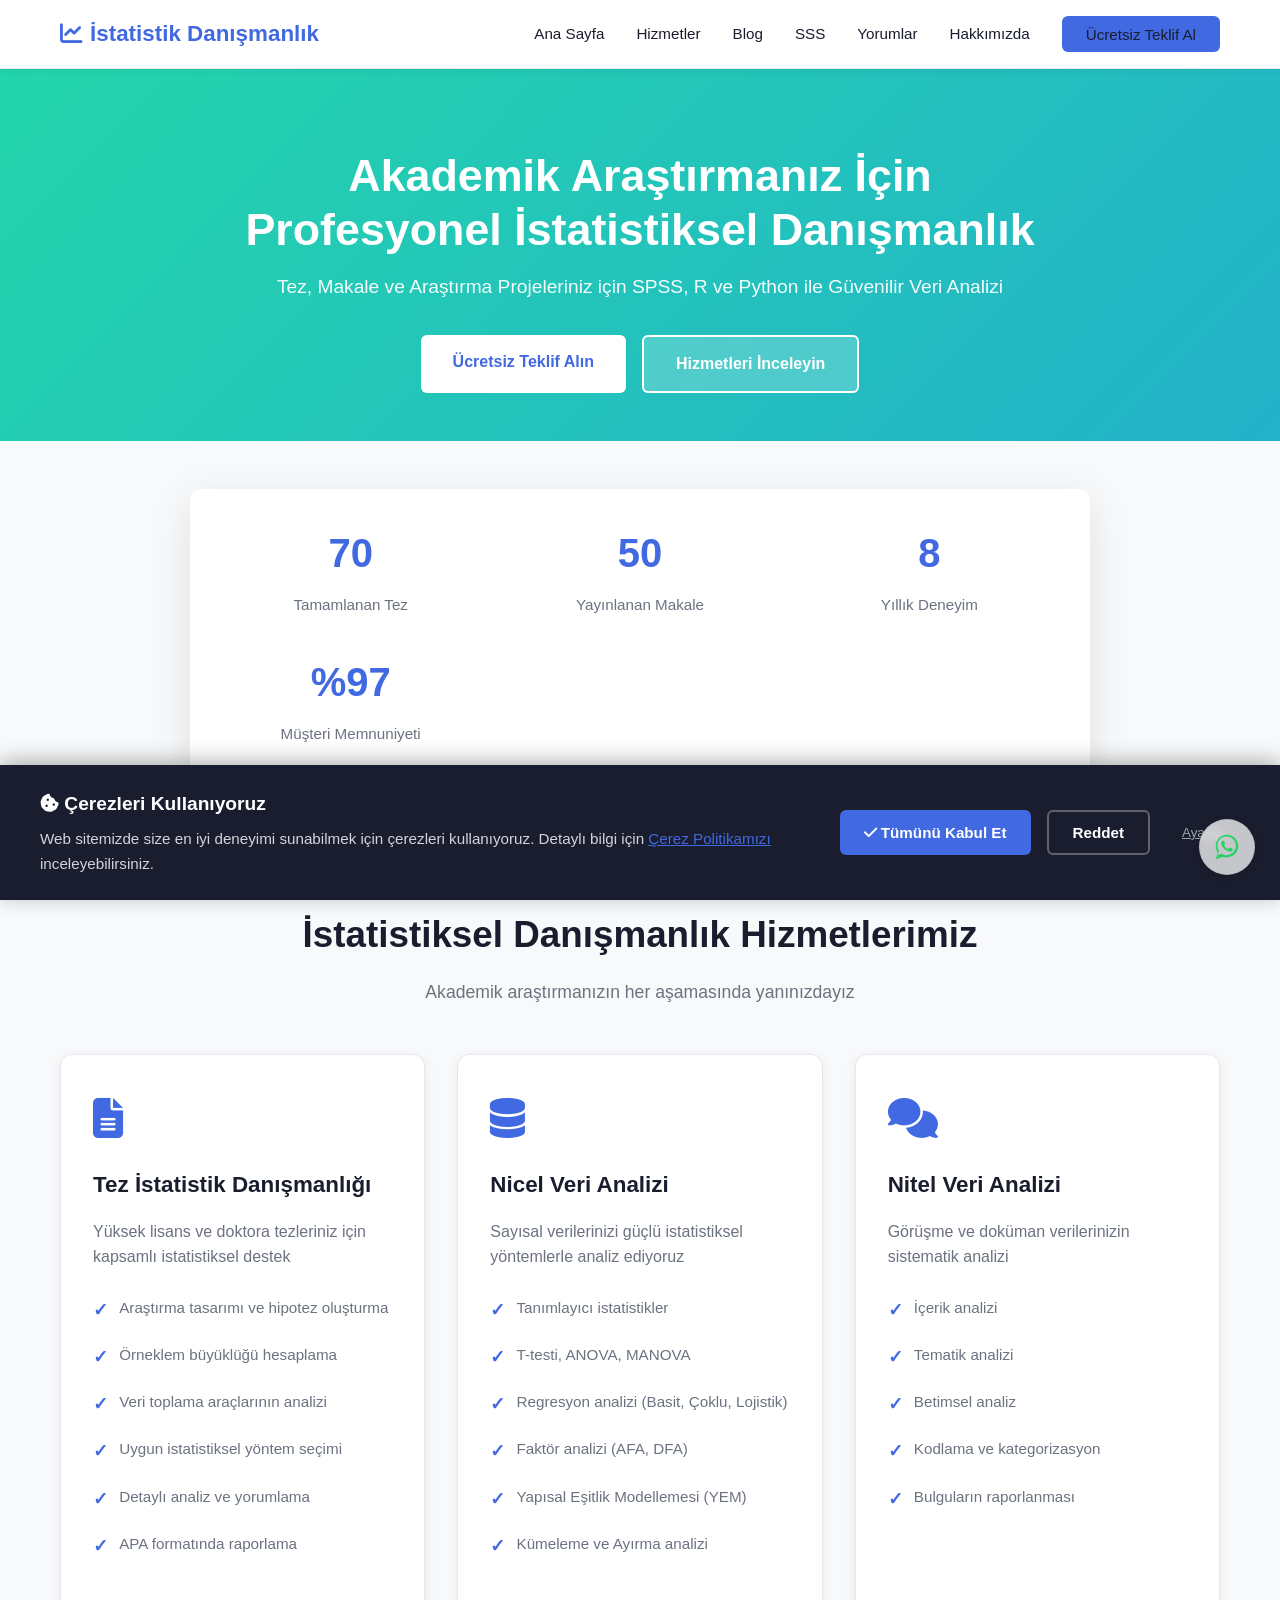
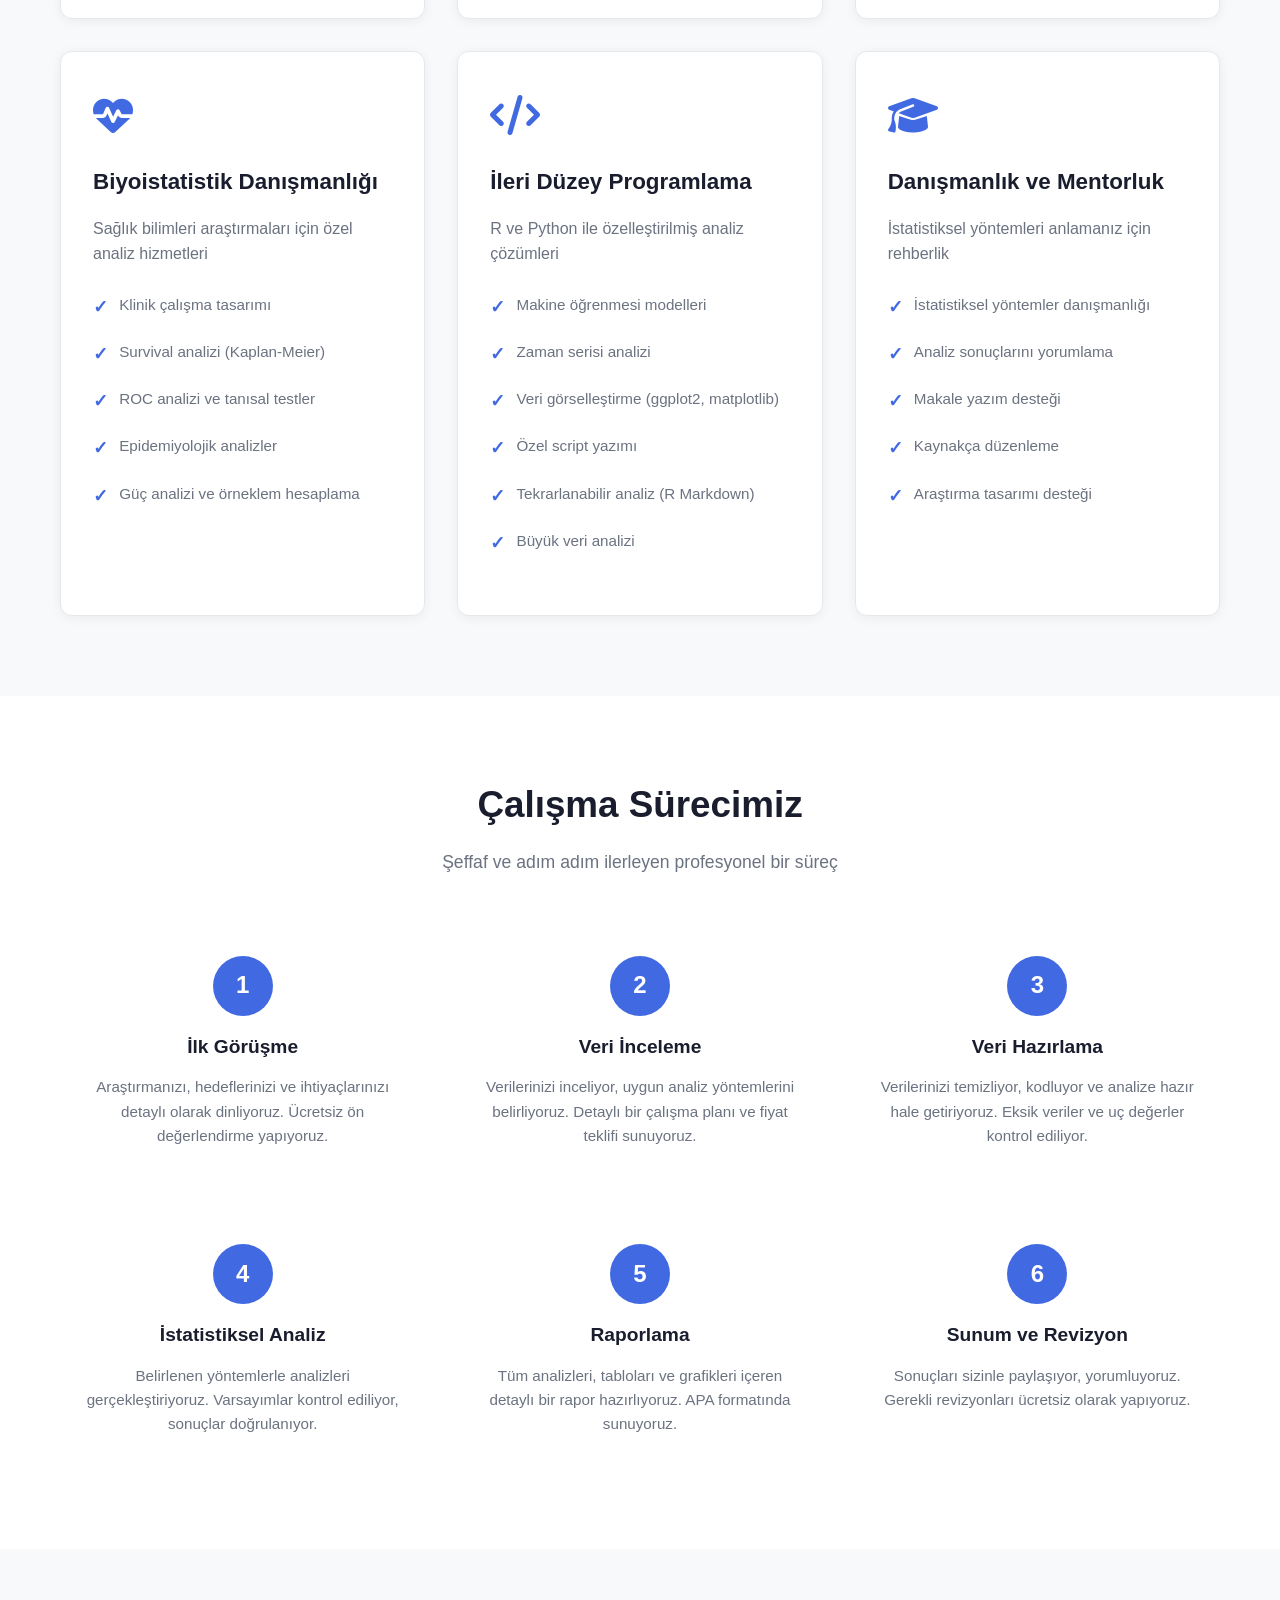
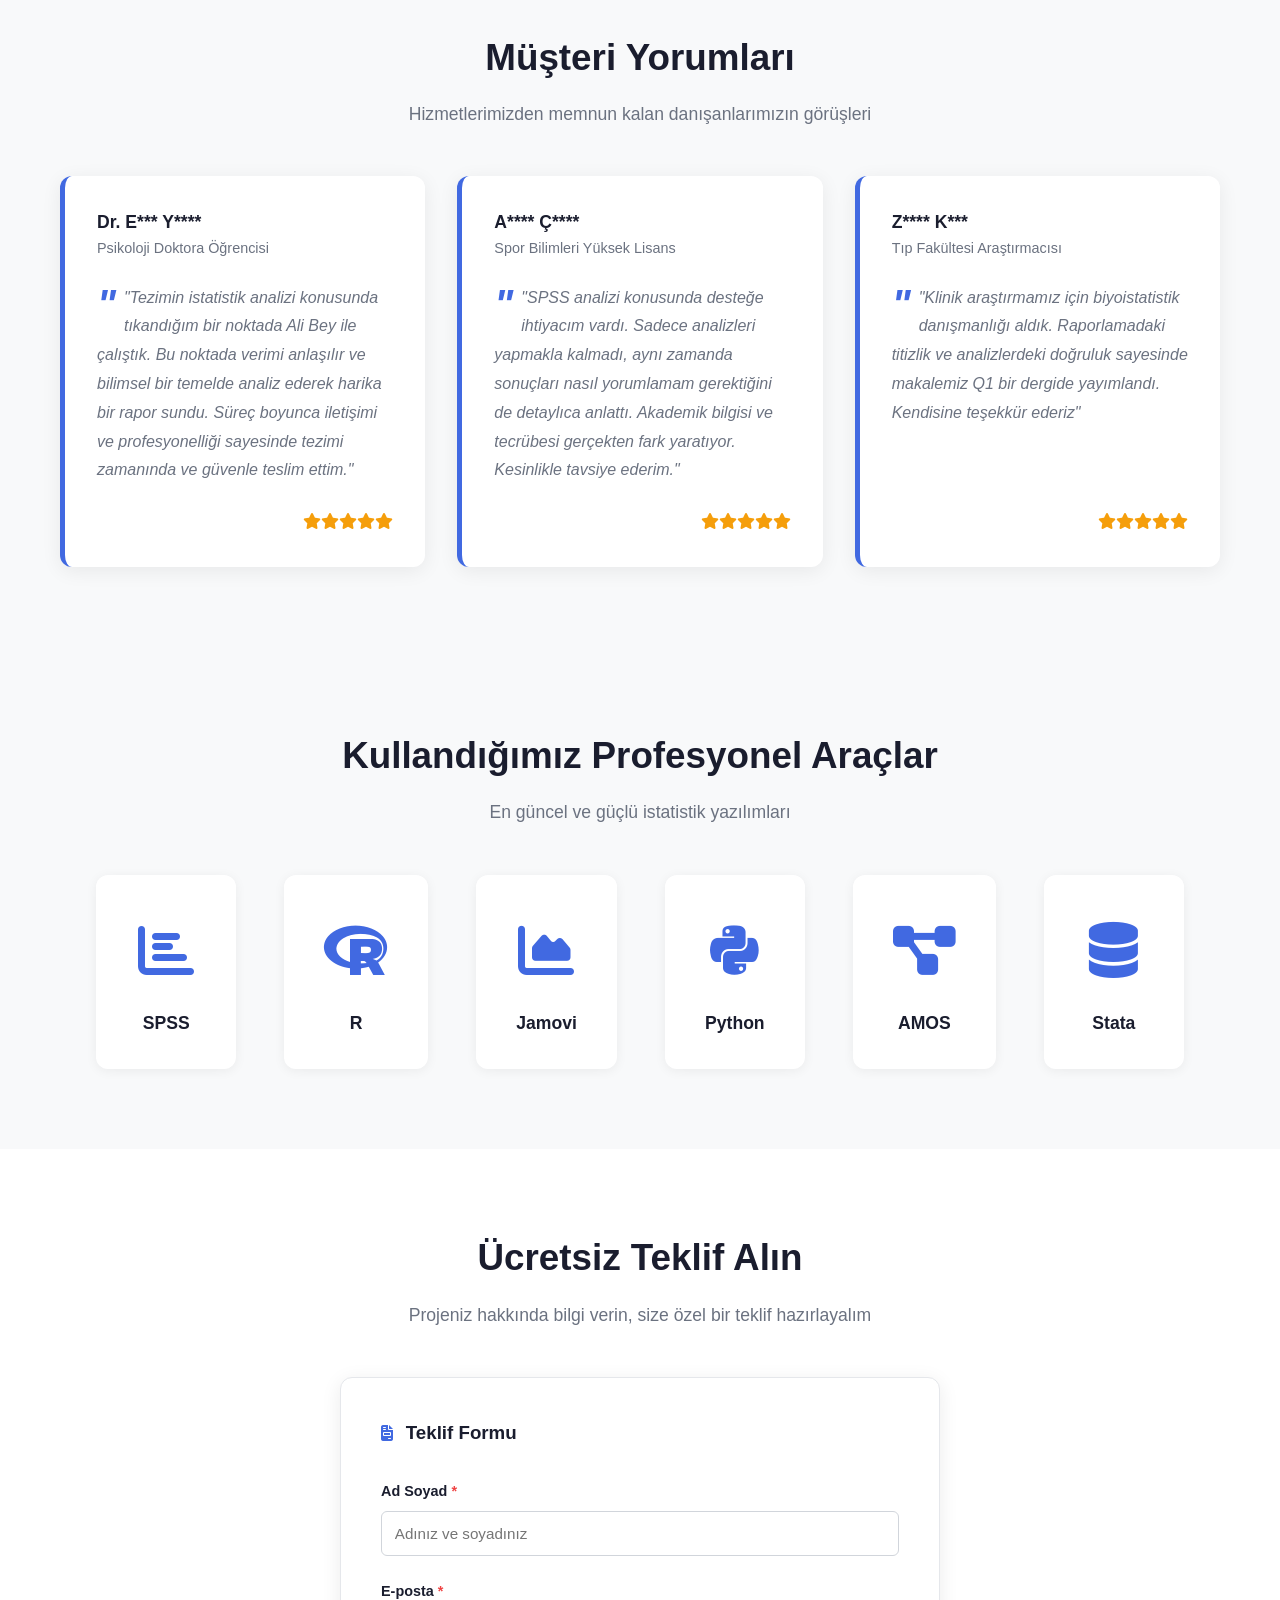
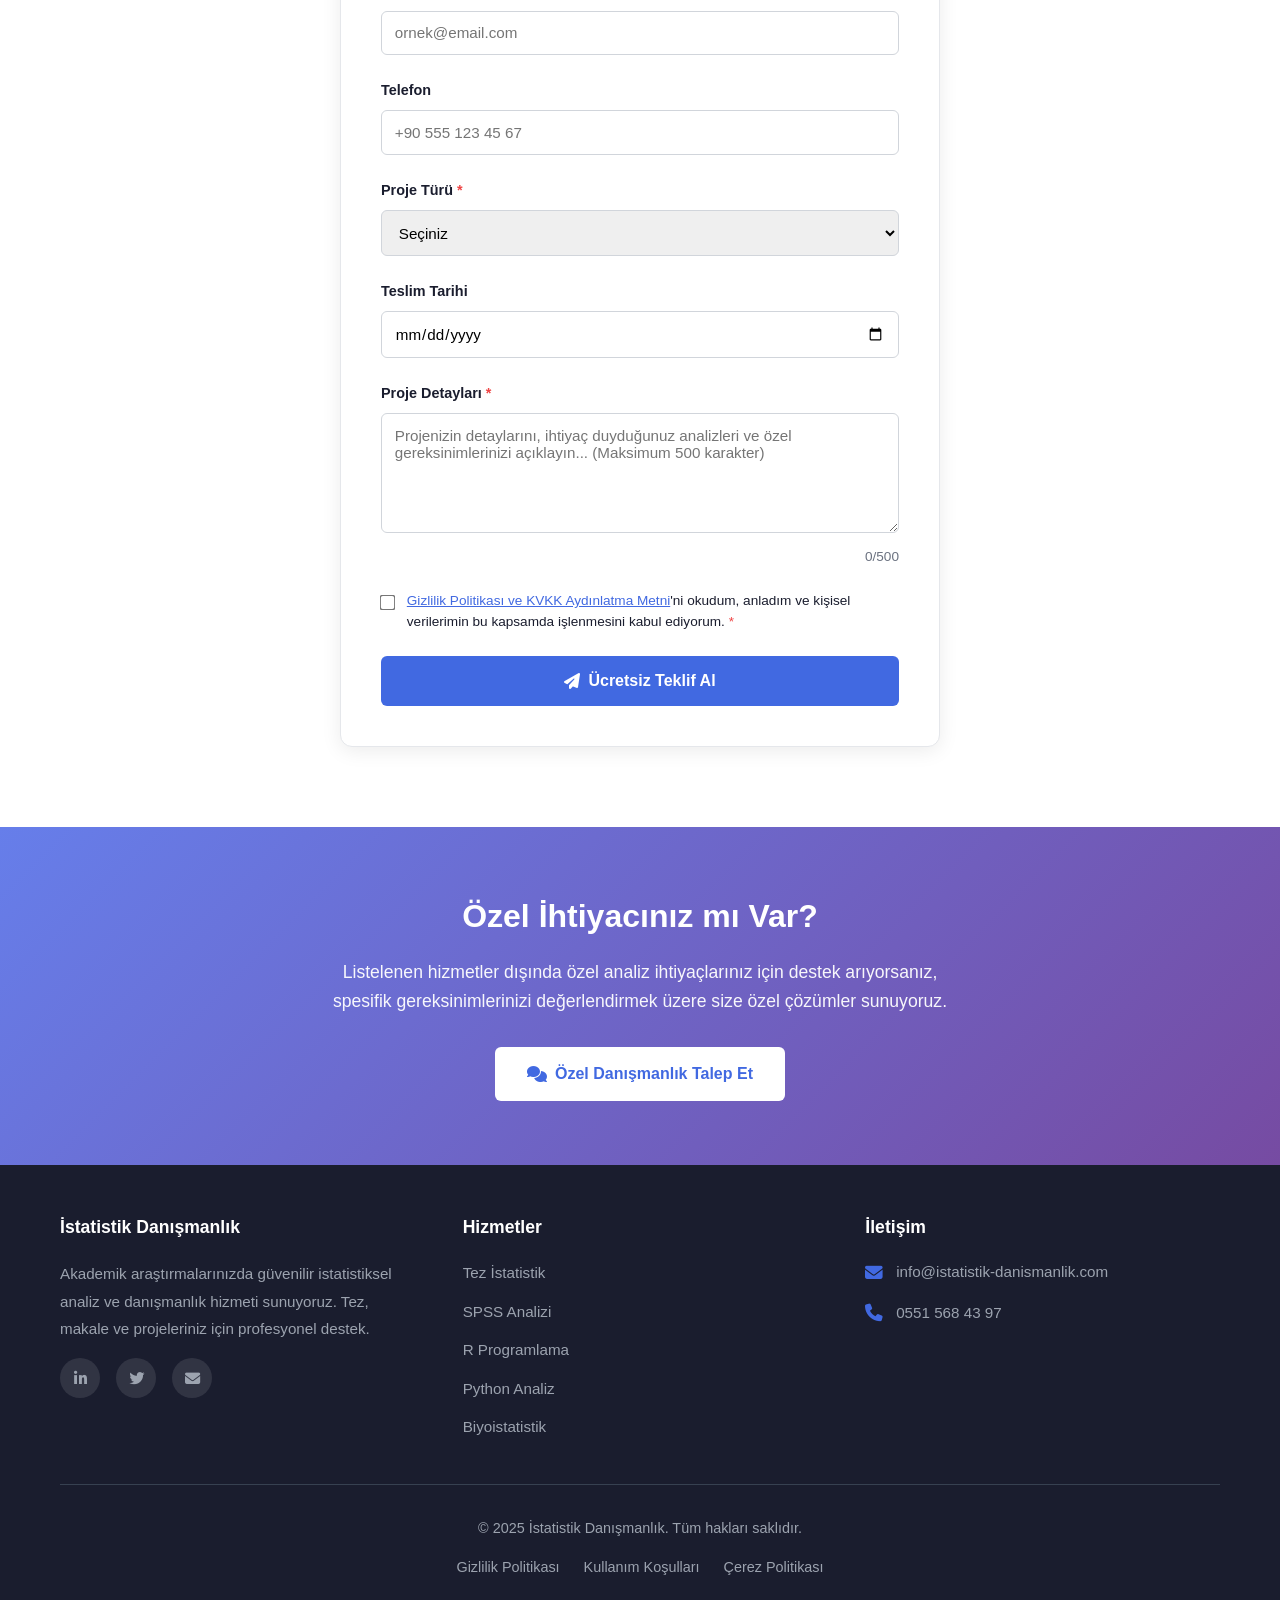
<file: index.html>
<!DOCTYPE html>
<html lang="tr">
<head>
    <meta charset="UTF-8">
    <meta name="viewport" content="width=device-width, initial-scale=1.0">
    <meta name="description" content="Tez İstatistik Danışmanlığı, SPSS Veri Analizi, R ve Python ile Akademik İstatistik Raporlama. Yüksek Lisans, Doktora ve Akademik Araştırmalar için Profesyonel İstatistiksel Destek.">
    <meta name="keywords" content="tez istatistik danışmanlığı, SPSS veri analizi, akademik istatistik, biyoistatistik, R programlama, Python analiz, yapısal eşitlik modeli, regresyon analizi">
    
    <!-- Open Graph / Facebook -->
    <meta property="og:type" content="website">
    <meta property="og:url" content="https://istatistik-danismanlik.com/">
    <meta property="og:title" content="İstatistik Danışmanlık - Tez ve Akademik Araştırma İstatistik Hizmeti">
    <meta property="og:description" content="Tez, Makale ve Araştırma Projeleriniz için SPSS, R ve Python ile Güvenilir Veri Analizi">
    <meta property="og:image" content="https://istatistik-danismanlik.com/og-image.jpg">

    <!-- Twitter -->
    <meta property="twitter:card" content="summary_large_image">
    <meta property="twitter:url" content="https://istatistik-danismanlik.com/">
    <meta property="twitter:title" content="İstatistik Danışmanlık - Tez ve Akademik Araştırma İstatistik Hizmeti">
    <meta property="twitter:description" content="Tez, Makale ve Araştırma Projeleriniz için SPSS, R ve Python ile Güvenilir Veri Analizi">
    <meta property="twitter:image" content="https://istatistik-danismanlik.com/og-image.jpg">

    <!-- Canonical URL -->
    <link rel="canonical" href="https://istatistik-danismanlik.com/">


    <!-- Google Analytics & Ads with Consent Mode -->
    <script async src="https://www.googletagmanager.com/gtag/js?id=G-90RQCKY6W9"></script>
    <script>
      window.dataLayer = window.dataLayer || [];
      function gtag(){dataLayer.push(arguments);}
      
      gtag('consent', 'default', {
        'ad_storage': 'denied',
        'ad_user_data': 'denied',
        'ad_personalization': 'denied',
        'analytics_storage': 'denied'
      });
      
      gtag('js', new Date());
      gtag('config', 'G-90RQCKY6W9');
      gtag('config', 'AW-17613183233');
    </script>
    
    <title>İstatistik Danışmanlık - Tez ve Akademik Araştırma İstatistik Hizmeti</title>
    
    <!-- Merkezi Stil ve Font Awesome -->
    <link rel="stylesheet" href="style.css">
    <link rel="stylesheet" href="https://cdnjs.cloudflare.com/ajax/libs/font-awesome/6.4.0/css/all.min.css">
    <!-- AOS Animation Library -->
    <link href="https://unpkg.com/aos@2.3.1/dist/aos.css" rel="stylesheet">
</head>
<body>
    <!-- Header -->
    <header>
        <nav class="container">
            <div class="logo">
                <i class="fas fa-chart-line"></i>
                <a href="index.html" style="text-decoration: none; color: inherit;">İstatistik Danışmanlık</a>
            </div>
            <button class="mobile-menu-toggle" aria-label="Menü">
                <i class="fas fa-bars"></i>
            </button>
            <ul class="nav-links">
                <li><a href="#anasayfa">Ana Sayfa</a></li>
                <li><a href="#hizmetler">Hizmetler</a></li>
                <li><a href="blog.html">Blog</a></li>
                <li><a href="sss.html">SSS</a></li>
                <li><a href="#yorumlar">Yorumlar</a></li>
                <li><a href="hakkimda.html">Hakkımızda</a></li>
                <li><a href="#teklif-al" class="nav-cta">Ücretsiz Teklif Al</a></li>
            </ul>
        </nav>
    </header>

    <!-- Hero Section -->
    <section id="anasayfa" class="hero">
        <div class="container" data-aos="fade-up">
            <h1>Akademik Araştırmanız İçin<br>Profesyonel İstatistiksel Danışmanlık</h1>
            <p>Tez, Makale ve Araştırma Projeleriniz için SPSS, R ve Python ile Güvenilir Veri Analizi</p>
            <div class="cta-buttons">
                <a href="#teklif-al" class="btn btn-primary">Ücretsiz Teklif Alın</a>
                <a href="#hizmetler" class="btn btn-secondary">Hizmetleri İnceleyin</a>
            </div>
        </div>
    </section>

    <!-- Stats Bar -->
    <div class="stats-bar">
        <div class="container">
            <div class="stats">
                <div class="stat-item" data-aos="fade-up" data-aos-delay="0">
                    <h3 class="counter" data-target="70">0</h3>
                    <p>Tamamlanan Tez</p>
                </div>
                <div class="stat-item" data-aos="fade-up" data-aos-delay="100">
                    <h3 class="counter" data-target="50">0</h3>
                    <p>Yayınlanan Makale</p>
                </div>
                <div class="stat-item" data-aos="fade-up" data-aos-delay="200">
                    <h3 class="counter" data-target="8">0</h3>
                    <p>Yıllık Deneyim</p>
                </div>
                <div class="stat-item" data-aos="fade-up" data-aos-delay="300">
                    <h3>%<span class="counter" data-target="97">0</span></h3>
                    <p>Müşteri Memnuniyeti</p>
                </div>
            </div>
        </div>
    </div>

    <!-- Services Section -->
    <section id="hizmetler" class="services">
        <div class="container">
            <h2 class="section-title">İstatistiksel Danışmanlık Hizmetlerimiz</h2>
            <p class="section-subtitle">Akademik araştırmanızın her aşamasında yanınızdayız</p>
            
            <div class="services-grid">
                <div class="service-card" data-aos="fade-up" data-aos-delay="0">
                    <div class="service-icon"><i class="fas fa-file-alt"></i></div>
                    <h3>Tez İstatistik Danışmanlığı</h3>
                    <p>Yüksek lisans ve doktora tezleriniz için kapsamlı istatistiksel destek</p>
                    <ul>
                        <li>Araştırma tasarımı ve hipotez oluşturma</li>
                        <li>Örneklem büyüklüğü hesaplama</li>
                        <li>Veri toplama araçlarının analizi</li>
                        <li>Uygun istatistiksel yöntem seçimi</li>
                        <li>Detaylı analiz ve yorumlama</li>
                        <li>APA formatında raporlama</li>
                    </ul>
                </div>
                <div class="service-card" data-aos="fade-up" data-aos-delay="100">
                    <div class="service-icon"><i class="fas fa-database"></i></div>
                    <h3>Nicel Veri Analizi</h3>
                    <p>Sayısal verilerinizi güçlü istatistiksel yöntemlerle analiz ediyoruz</p>
                    <ul>
                        <li>Tanımlayıcı istatistikler</li>
                        <li>T-testi, ANOVA, MANOVA</li>
                        <li>Regresyon analizi (Basit, Çoklu, Lojistik)</li>
                        <li>Faktör analizi (AFA, DFA)</li>
                        <li>Yapısal Eşitlik Modellemesi (YEM)</li>
                        <li>Kümeleme ve Ayırma analizi</li>
                    </ul>
                </div>
                <div class="service-card" data-aos="fade-up" data-aos-delay="200">
                    <div class="service-icon"><i class="fas fa-comments"></i></div>
                    <h3>Nitel Veri Analizi</h3>
                    <p>Görüşme ve doküman verilerinizin sistematik analizi</p>
                    <ul>
                        <li>İçerik analizi</li>
                        <li>Tematik analizi</li>
                        <li>Betimsel analiz</li>
                        <li>Kodlama ve kategorizasyon</li>
                        <li>Bulguların raporlanması</li>
                    </ul>
                </div>
                <div class="service-card" data-aos="fade-up" data-aos-delay="0">
                    <div class="service-icon"><i class="fas fa-heartbeat"></i></div>
                    <h3>Biyoistatistik Danışmanlığı</h3>
                    <p>Sağlık bilimleri araştırmaları için özel analiz hizmetleri</p>
                    <ul>
                        <li>Klinik çalışma tasarımı</li>
                        <li>Survival analizi (Kaplan-Meier)</li>
                        <li>ROC analizi ve tanısal testler</li>
                        <li>Epidemiyolojik analizler</li>
                        <li>Güç analizi ve örneklem hesaplama</li>
                    </ul>
                </div>
                <div class="service-card" data-aos="fade-up" data-aos-delay="100">
                    <div class="service-icon"><i class="fas fa-code"></i></div>
                    <h3>İleri Düzey Programlama</h3>
                    <p>R ve Python ile özelleştirilmiş analiz çözümleri</p>
                    <ul>
                        <li>Makine öğrenmesi modelleri</li>
                        <li>Zaman serisi analizi</li>
                        <li>Veri görselleştirme (ggplot2, matplotlib)</li>
                        <li>Özel script yazımı</li>
                        <li>Tekrarlanabilir analiz (R Markdown)</li>
                        <li>Büyük veri analizi</li>
                    </ul>
                </div>
                <div class="service-card" data-aos="fade-up" data-aos-delay="200">
                    <div class="service-icon"><i class="fas fa-graduation-cap"></i></div>
                    <h3>Danışmanlık ve Mentorluk</h3>
                    <p>İstatistiksel yöntemleri anlamanız için rehberlik</p>
                    <ul>
                        <li>İstatistiksel yöntemler danışmanlığı</li>
                        <li>Analiz sonuçlarını yorumlama</li>
                        <li>Makale yazım desteği</li>
                        <li>Kaynakça düzenleme</li>
                        <li>Araştırma tasarımı desteği</li>
                    </ul>
                </div>
            </div>
        </div>
    </section>

    <!-- Process Section -->
    <section id="surec" class="process">
        <div class="container">
            <h2 class="section-title">Çalışma Sürecimiz</h2>
            <p class="section-subtitle">Şeffaf ve adım adım ilerleyen profesyonel bir süreç</p>
            <div class="process-steps">
                <div class="step" data-aos="fade-up" data-aos-delay="0"><div class="step-number">1</div><h3>İlk Görüşme</h3><p>Araştırmanızı, hedeflerinizi ve ihtiyaçlarınızı detaylı olarak dinliyoruz. Ücretsiz ön değerlendirme yapıyoruz.</p></div>
                <div class="step" data-aos="fade-up" data-aos-delay="100"><div class="step-number">2</div><h3>Veri İnceleme</h3><p>Verilerinizi inceliyor, uygun analiz yöntemlerini belirliyoruz. Detaylı bir çalışma planı ve fiyat teklifi sunuyoruz.</p></div>
                <div class="step" data-aos="fade-up" data-aos-delay="200"><div class="step-number">3</div><h3>Veri Hazırlama</h3><p>Verilerinizi temizliyor, kodluyor ve analize hazır hale getiriyoruz. Eksik veriler ve uç değerler kontrol ediliyor.</p></div>
                <div class="step" data-aos="fade-up" data-aos-delay="300"><div class="step-number">4</div><h3>İstatistiksel Analiz</h3><p>Belirlenen yöntemlerle analizleri gerçekleştiriyoruz. Varsayımlar kontrol ediliyor, sonuçlar doğrulanıyor.</p></div>
                <div class="step" data-aos="fade-up" data-aos-delay="400"><div class="step-number">5</div><h3>Raporlama</h3><p>Tüm analizleri, tabloları ve grafikleri içeren detaylı bir rapor hazırlıyoruz. APA formatında sunuyoruz.</p></div>
                <div class="step" data-aos="fade-up" data-aos-delay="500"><div class="step-number">6</div><h3>Sunum ve Revizyon</h3><p>Sonuçları sizinle paylaşıyor, yorumluyoruz. Gerekli revizyonları ücretsiz olarak yapıyoruz.</p></div>
            </div>
        </div>
    </section>

    <!-- Testimonials Section -->
    <section id="yorumlar" class="testimonials">
        <div class="container">
            <h2 class="section-title">Müşteri Yorumları</h2>
            <p class="section-subtitle">Hizmetlerimizden memnun kalan danışanlarımızın görüşleri</p>
            <div class="testimonials-grid">
                <div class="testimonial-card" data-aos="fade-up" data-aos-delay="0">
                    <div class="testimonial-author">
                        <div>
                            <h4 class="author-name">Dr. E*** Y****</h4>
                            <p class="author-title">Psikoloji Doktora Öğrencisi</p>
                        </div>
                    </div>
                    <p class="testimonial-text">"Tezimin istatistik analizi konusunda tıkandığım bir noktada Ali Bey ile çalıştık. Bu noktada verimi anlaşılır ve bilimsel bir temelde analiz ederek harika bir rapor sundu. Süreç boyunca iletişimi ve profesyonelliği sayesinde tezimi zamanında ve güvenle teslim ettim."</p>
                    <div class="testimonial-rating"><i class="fas fa-star"></i><i class="fas fa-star"></i><i class="fas fa-star"></i><i class="fas fa-star"></i><i class="fas fa-star"></i></div>
                </div>
                <div class="testimonial-card" data-aos="fade-up" data-aos-delay="100">
                    <div class="testimonial-author">
                        <div>
                            <h4 class="author-name">A**** Ç****</h4>
                            <p class="author-title">Spor Bilimleri Yüksek Lisans</p>
                        </div>
                    </div>
                    <p class="testimonial-text">"SPSS analizi konusunda desteğe ihtiyacım vardı. Sadece analizleri yapmakla kalmadı, aynı zamanda sonuçları nasıl yorumlamam gerektiğini de detaylıca anlattı. Akademik bilgisi ve tecrübesi gerçekten fark yaratıyor. Kesinlikle tavsiye ederim."</p>
                    <div class="testimonial-rating"><i class="fas fa-star"></i><i class="fas fa-star"></i><i class="fas fa-star"></i><i class="fas fa-star"></i><i class="fas fa-star"></i></div>
                </div>
                <div class="testimonial-card" data-aos="fade-up" data-aos-delay="200">
                    <div class="testimonial-author">
                        <div>
                            <h4 class="author-name">Z**** K***</h4>
                            <p class="author-title">Tıp Fakültesi Araştırmacısı</p>
                        </div>
                    </div>
                    <p class="testimonial-text">"Klinik araştırmamız için biyoistatistik danışmanlığı aldık. Raporlamadaki titizlik ve analizlerdeki doğruluk sayesinde makalemiz Q1 bir dergide yayımlandı. Kendisine teşekkür ederiz"</p>
                    <div class="testimonial-rating"><i class="fas fa-star"></i><i class="fas fa-star"></i><i class="fas fa-star"></i><i class="fas fa-star"></i><i class="fas fa-star"></i></div>
                </div>
            </div>
        </div>
    </section>

    <!-- Tools Section -->
    <section class="tools">
        <div class="container">
            <h2 class="section-title">Kullandığımız Profesyonel Araçlar</h2>
            <p class="section-subtitle">En güncel ve güçlü istatistik yazılımları</p>
            <div class="tools-grid">
                <div class="tool-item" data-aos="zoom-in" data-aos-delay="0"><div class="tool-icon"><i class="fas fa-chart-bar"></i></div><h4>SPSS</h4></div>
                <div class="tool-item" data-aos="zoom-in" data-aos-delay="100"><div class="tool-icon"><i class="fab fa-r-project"></i></div><h4>R</h4></div>
                <div class="tool-item" data-aos="zoom-in" data-aos-delay="200"><div class="tool-icon"><i class="fas fa-chart-area"></i></div><h4>Jamovi</h4></div>
                <div class="tool-item" data-aos="zoom-in" data-aos-delay="300"><div class="tool-icon"><i class="fab fa-python"></i></div><h4>Python</h4></div>
                <div class="tool-item" data-aos="zoom-in" data-aos-delay="400"><div class="tool-icon"><i class="fas fa-project-diagram"></i></div><h4>AMOS</h4></div>
                <div class="tool-item" data-aos="zoom-in" data-aos-delay="500"><div class="tool-icon"><i class="fas fa-database"></i></div><h4>Stata</h4></div>
            </div>
        </div>
    </section>

    <!-- Quote Form Section -->
    <section id="teklif-al" class="quote-section">
        <div class="container">
            <h2 class="section-title">Ücretsiz Teklif Alın</h2>
            <p class="section-subtitle">Projeniz hakkında bilgi verin, size özel bir teklif hazırlayalım</p>
            <div class="quote-form-container">
                <div class="quote-form-title"><i class="fas fa-file-invoice"></i><h3>Teklif Formu</h3></div>
                <div id="formMessage" class="form-message"></div>
                <form class="quote-form" name="quote" method="POST" data-netlify="true" netlify-honeypot="bot-field">
                    <input type="hidden" name="form-name" value="quote">

                    <!-- Honeypot alanı - botlar için görünür, insanlar için gizli -->
                    <div class="honeypot-field" aria-hidden="true">
                        <label for="website-url">Web sitesi (boş bırakın)</label>
                        <input type="text"
                               name="bot-field"
                               id="website-url"
                               tabindex="-1"
                               autocomplete="off"
                               placeholder="https://">
                    </div>
                    <div class="form-group"><label for="fullName">Ad Soyad <span class="required">*</span></label><input type="text" id="fullName" name="name" placeholder="Adınız ve soyadınız" required></div>
                    <div class="form-group"><label for="userEmail">E-posta <span class="required">*</span></label><input type="email" id="userEmail" name="email" placeholder="ornek@email.com" required></div>
                    <div class="form-group"><label for="userPhone">Telefon</label><input type="tel" id="userPhone" name="phone" placeholder="+90 555 123 45 67"></div>
                    <div class="form-group"><label for="projectType">Proje Türü <span class="required">*</span></label><select id="projectType" name="project-type" required><option value="">Seçiniz</option><option value="yuksek-lisans">Yüksek Lisans Tezi</option><option value="doktora">Doktora Tezi</option><option value="makale">Makale</option><option value="proje">Araştırma Projesi</option><option value="diger">Diğer</option></select></div>
                    <div class="form-group"><label for="projectDeadline">Teslim Tarihi</label><input type="date" id="projectDeadline" name="deadline"></div>
                    <div class="form-group"><label for="projectDetails">Proje Detayları <span class="required">*</span></label><textarea id="projectDetails" name="details" placeholder="Projenizin detaylarını, ihtiyaç duyduğunuz analizleri ve özel gereksinimlerinizi açıklayın... (Maksimum 500 karakter)" maxlength="500" required></textarea><div class="char-count"><span id="charCount">0</span>/500</div></div>
                    <div class="form-group"><div class="checkbox-item" style="align-items: flex-start; gap: 0.8rem;"><input type="checkbox" id="kvkk" name="kvkk-onay" value="kabul" required style="margin-top: 5px; transform: scale(1.2);"><label for="kvkk" style="font-size: 0.85rem; line-height: 1.5; font-weight: 500;"><a href="gizlilik-politikasi.html" target="_blank" style="color: var(--primary);">Gizlilik Politikası ve KVKK Aydınlatma Metni</a>'ni okudum, anladım ve kişisel verilerimin bu kapsamda işlenmesini kabul ediyorum. <span class="required">*</span></label></div></div>
                    <button type="submit" class="submit-btn" id="submitBtn"><i class="fas fa-paper-plane"></i> Ücretsiz Teklif Al</button>
                </form>
            </div>
        </div>
    </section>

    <!-- Special Needs Section -->
    <section class="special-needs">
        <div class="container">
            <h2>Özel İhtiyacınız mı Var?</h2>
            <p>Listelenen hizmetler dışında özel analiz ihtiyaçlarınız için destek arıyorsanız,<br>spesifik gereksinimlerinizi değerlendirmek üzere size özel çözümler sunuyoruz.</p>
            <a href="#teklif-al" class="special-btn"><i class="fas fa-comments"></i> Özel Danışmanlık Talep Et</a>
        </div>
    </section>

    <!-- WhatsApp Floating Widget -->
    <div class="whatsapp-wrap">
        <a href="https://wa.me/905515684397?text=Merhaba%20istatistik%20danışmanlık%20hizmeti%20almak%20istiyorum."
           class="whatsapp-btn"
           target="_blank"
           aria-label="WhatsApp ile iletişime geç" rel="noopener">
            <svg class="wa-icon" xmlns="http://www.w3.org/2000/svg" viewBox="0 0 32 32" aria-hidden="true" focusable="false">
                <path d="M16.004 3C9.374 3 4 8.373 4 15.004c0 2.648.824 5.089 2.223 7.121L4 29l7.103-2.222A11.958 11.958 0 0 0 16.004 27c6.63 0 12.004-5.373 12.004-11.996C28.008 8.373 22.634 3 16.004 3zm.003 21.871c-1.877 0-3.704-.509-5.298-1.474l-.379-.224-4.213 1.32 1.381-4.105-.247-.385a9.873 9.873 0 0 1-1.545-5.333c0-5.445 4.438-9.872 9.9-9.872 2.642 0 5.123 1.027 6.988 2.893a9.832 9.832 0 0 1 2.912 6.979c-.002 5.445-4.439 9.881-9.899 9.881zm5.555-7.29c-.305-.152-1.806-.89-2.086-.993-.28-.101-.485-.151-.69.151-.203.304-.791.993-.969 1.196-.179.203-.357.229-.662.076-.305-.152-1.286-.475-2.448-1.516-.905-.806-1.516-1.799-1.695-2.103-.178-.304-.019-.468.134-.619.137-.136.305-.357.457-.535.152-.178.203-.304.305-.507.102-.203.05-.381-.025-.534-.076-.152-.69-1.661-.947-2.273-.249-.6-.503-.517-.69-.527l-.588-.01c-.204 0-.534.076-.813.381-.28.304-1.067 1.04-1.067 2.536 0 1.496 1.093 2.943 1.245 3.147.152.203 2.151 3.285 5.215 4.605.729.314 1.298.502 1.741.642.731.232 1.397.199 1.922.121.586-.087 1.806-.738 2.063-1.452.254-.712.254-1.324.178-1.451-.076-.127-.279-.203-.584-.355z"/>
            </svg>
        </a>
        <div class="whatsapp-bubble" id="waBubble" role="status" aria-live="polite">
            Size nasıl yardımcı olabiliriz?
        </div>
    </div>

    <!-- Footer -->
    <footer>
        <div class="container">
            <div class="footer-content">
                <div class="footer-section">
                    <h3>İstatistik Danışmanlık</h3>
                    <p>Akademik araştırmalarınızda güvenilir istatistiksel analiz ve danışmanlık hizmeti sunuyoruz. Tez, makale ve projeleriniz için profesyonel destek.</p>
                    <div class="social-links">
                        <a href="https://www.linkedin.com/in/ali-yalcinkaya" target="_blank" rel="noopener noreferrer" aria-label="LinkedIn"><i class="fab fa-linkedin-in"></i></a>
                        <a href="https://x.com/_aliyalcinkaya" target="_blank" rel="noopener noreferrer" aria-label="Twitter"><i class="fab fa-twitter"></i></a>
                        <a href="mailto:info@istatistik-danismanlik.com" aria-label="E-posta"><i class="fas fa-envelope"></i></a>
                    </div>
                </div>
                <div class="footer-section">
                    <h3>Hizmetler</h3>
                    <ul>
                        <li><a href="#hizmetler">Tez İstatistik</a></li>
                        <li><a href="#hizmetler">SPSS Analizi</a></li>
                        <li><a href="#hizmetler">R Programlama</a></li>
                        <li><a href="#hizmetler">Python Analiz</a></li>
                        <li><a href="#hizmetler">Biyoistatistik</a></li>
                    </ul>
                </div>
                <div class="footer-section">
                    <h3>İletişim</h3>
                    <div class="contact-info-item">
                        <i class="fas fa-envelope"></i>
                        <a href="mailto:info@istatistik-danismanlik.com">info@istatistik-danismanlik.com</a>
                    </div>
                    <div class="contact-info-item">
                        <i class="fas fa-phone"></i>
                        <a href="tel:+905515684397">0551 568 43 97</a>
                    </div>
                </div>
            </div>
            <div class="footer-bottom">
                <p>&copy; 2025 İstatistik Danışmanlık. Tüm hakları saklıdır.</p>
                <div class="footer-legal-links">
                    <a href="gizlilik-politikasi.html">Gizlilik Politikası</a>
                    <a href="kullanim-kosullari.html">Kullanım Koşulları</a>
                    <a href="cerez-politikasi.html">Çerez Politikası</a>
                </div>
            </div>
        </div>
    </footer>

    <!-- Çerez Banner ve Modal HTML -->
    <div id="cookie-consent-banner">
        <div class="cookie-consent-container">
            <div class="cookie-consent-text">
                <h3><i class="fas fa-cookie-bite"></i> Çerezleri Kullanıyoruz</h3>
                <p>Web sitemizde size en iyi deneyimi sunabilmek için çerezleri kullanıyoruz. Detaylı bilgi için <a href="cerez-politikasi.html" target="_blank">Çerez Politikamızı</a> inceleyebilirsiniz.</p>
            </div>
            <div class="cookie-consent-buttons">
                <button class="cookie-btn cookie-btn-accept" onclick="acceptAllCookies()">
                    <i class="fas fa-check"></i> Tümünü Kabul Et
                </button>
                <button class="cookie-btn cookie-btn-reject" onclick="rejectCookies()">
                    Reddet
                </button>
                <button class="cookie-btn-settings" onclick="openCookieSettings()">
                    Ayarlar
                </button>
            </div>
        </div>
    </div>
    <div id="cookie-settings-modal">
        <div class="cookie-modal-content">
            <div class="cookie-modal-header">
                <h2>Çerez Ayarları</h2>
                <button class="cookie-modal-close" onclick="closeCookieSettings()" aria-label="Çerez ayarlarını kapat">
                    <i class="fas fa-times"></i>
                </button>
            </div>
            <div class="cookie-category">
                <div class="cookie-category-header">
                    <h3><i class="fas fa-shield-alt"></i> Zorunlu Çerezler</h3>
                    <label class="cookie-toggle">
                        <span class="sr-only">Zorunlu çerezleri etkinleştir (devre dışı bırakılamaz)</span>
                        <input type="checkbox" id="essential-cookies" checked disabled>
                        <span class="cookie-toggle-slider"></span>
                    </label>
                </div>
                <p>Web sitesinin temel işlevleri için gerekli çerezlerdir. Bu çerezler devre dışı bırakılamaz.</p>
            </div>
            <div class="cookie-category">
                <div class="cookie-category-header">
                    <h3><i class="fas fa-chart-line"></i> Analitik Çerezler</h3>
                    <label class="cookie-toggle">
                        <span class="sr-only">Analitik çerezleri etkinleştir</span>
                        <input type="checkbox" id="analytics-cookies">
                        <span class="cookie-toggle-slider"></span>
                    </label>
                </div>
                <p>Ziyaretçi davranışlarını anlamamıza ve site performansını iyileştirmemize yardımcı olan çerezlerdir (Google Analytics).</p>
            </div>
            <div class="cookie-category">
                <div class="cookie-category-header">
                    <h3><i class="fas fa-bullhorn"></i> Pazarlama Çerezleri</h3>
                    <label class="cookie-toggle">
                        <span class="sr-only">Pazarlama çerezlerini etkinleştir</span>
                        <input type="checkbox" id="marketing-cookies">
                        <span class="cookie-toggle-slider"></span>
                    </label>
                </div>
                <p>Hedefli reklamlar göstermek ve reklam kampanyalarının etkinliğini ölçmek için kullanılan çerezlerdir (Google Ads).</p>
            </div>
            <div class="cookie-modal-footer">
                <button class="cookie-btn cookie-btn-reject" onclick="saveAndClose()">
                    <i class="fas fa-save"></i> Kaydet ve Kapat
                </button>
                <button class="cookie-btn cookie-btn-accept" onclick="acceptAllFromModal()">
                    <i class="fas fa-check-double"></i> Tümünü Kabul Et
                </button>
            </div>
        </div>
    </div>
    
    <!-- Scriptler -->
    <script>
        document.addEventListener('DOMContentLoaded', function() {
            // --- GENEL SİTE SCRIPT'LERİ ---
            // Karakter sayacı
            const textarea = document.getElementById('projectDetails');
            const charCount = document.getElementById('charCount');
            if (textarea && charCount) {
                textarea.addEventListener('input', function() {
                    charCount.textContent = this.value.length;
                });
            }
            
            // Mobil menü
            const mobileMenuToggle=document.querySelector(".mobile-menu-toggle"),navLinks=document.querySelector(".nav-links");mobileMenuToggle&&mobileMenuToggle.addEventListener("click",function(){navLinks.classList.toggle("active");const e=this.querySelector("i");e.classList.toggle("fa-bars"),e.classList.toggle("fa-times")});
            
            // Sayfa içi smooth scroll
            document.querySelectorAll('a[href^="#"]').forEach(e=>{e.addEventListener("click",function(t){t.preventDefault();const o=document.querySelector(this.getAttribute("href"));o&&o.scrollIntoView({behavior:"smooth",block:"start"})})});
            
            // Netlify form gönderimi
            const form = document.querySelector('.quote-form');
            if(form) {
                form.addEventListener('submit', event => {
                    event.preventDefault();

                    // Form validasyonu kontrolü
                    if (!form.checkValidity()) {
                        // Tarayıcının varsayılan validasyon mesajlarını göster
                        form.reportValidity();
                        return;
                    }

                    // KVKK onayı kontrolü
                    const kvkkCheckbox = document.getElementById('kvkk');
                    if (!kvkkCheckbox.checked) {
                        const formMessage = document.getElementById('formMessage');
                        formMessage.textContent = 'Lütfen Gizlilik Politikası ve KVKK Aydınlatma Metni\'ni okuyup kabul edin.';
                        formMessage.className = 'form-message error';
                        formMessage.style.display = 'block';
                        kvkkCheckbox.focus();
                        setTimeout(() => {
                            formMessage.style.display = 'none';
                        }, 5000);
                        return;
                    }

                    const formData = new FormData(form);
                    const formMessage = document.getElementById('formMessage');
                    const submitBtn = document.getElementById('submitBtn');

                    // Butonu devre dışı bırak ve yükleniyor durumuna getir
                    submitBtn.disabled = true;
                    submitBtn.innerHTML = '<i class="fas fa-spinner fa-spin"></i> Gönderiliyor...';

                    fetch('/', {
                        method: 'POST',
                        headers: { 'Content-Type': 'application/x-www-form-urlencoded' },
                        body: new URLSearchParams(formData).toString()
                    }).then(() => {
                        // Form başarıyla gönderildi - Google Analytics event
                        if (typeof gtag !== 'undefined') {
                            // GA4 event - Google Ads'te dönüşüm olarak import edilebilir
                            gtag('event', 'form_submit', {
                                'event_category': 'engagement',
                                'event_label': 'contact_form'
                            });

                            // Google Ads conversion event
                            gtag('event', 'conversion', {
                                'send_to': 'AW-17613183233/gdZMCKPOzawbEIGyz85B'
                            });
                        }

                        form.style.display = 'none';
                        formMessage.textContent = 'Teşekkürler! Talebiniz başarıyla alındı. En kısa sürede size dönüş yapacağız.';
                        formMessage.className = 'form-message success';
                        formMessage.style.display = 'block';
                    }).catch((error) => {
                        formMessage.textContent = 'Bir hata oluştu. Lütfen daha sonra tekrar deneyin veya doğrudan e-posta ile iletişime geçin.';
                        formMessage.className = 'form-message error';
                        formMessage.style.display = 'block';
                        submitBtn.disabled = false;
                        submitBtn.innerHTML = '<i class="fas fa-paper-plane"></i> Ücretsiz Teklif Al';
                    });
                });
            }
            
            // --- ÇEREZ YÖNETİM SCRIPT'LERİ ---
            function showCookieBanner(){const e=document.getElementById("cookie-consent-banner");e&&(e.style.display="block")}function hideCookieBanner(){const e=document.getElementById("cookie-consent-banner");e&&(e.style.display="none")}function setCookieConsent(e,t,o){const n=new Date;n.setTime(n.getTime()+24*o*60*60*1e3),document.cookie=e+"="+t+";expires="+n.toUTCString()+";path=/;SameSite=Lax"}function getCookieConsent(e){const t=e+"=";const o=document.cookie.split(";");for(let e=0;e<o.length;e++){let n=o[e];for(;" "===n.charAt(0);)n=n.substring(1,n.length);if(0===n.indexOf(t))return n.substring(t.length,n.length)}return null}window.acceptAllCookies=function(){setCookieConsent("cookie_consent","all",365),setCookieConsent("analytics_consent","true",365),setCookieConsent("marketing_consent","true",365),"undefined"!=typeof gtag&&gtag("consent","update",{analytics_storage:"granted",ad_storage:"granted",ad_user_data:"granted",ad_personalization:"granted"}),hideCookieBanner()},window.rejectCookies=function(){setCookieConsent("cookie_consent","necessary",365),setCookieConsent("analytics_consent","false",365),setCookieConsent("marketing_consent","false",365),hideCookieBanner()},window.openCookieSettings=function(){const e=document.getElementById("cookie-settings-modal");e&&(e.style.display="block",document.getElementById("analytics-cookies").checked="true"===getCookieConsent("analytics_consent"),document.getElementById("marketing-cookies").checked="true"===getCookieConsent("marketing_consent"))},window.closeCookieSettings=function(){const e=document.getElementById("cookie-settings-modal");e&&(e.style.display="none")},window.acceptAllFromModal=function(){document.getElementById("analytics-cookies").checked=!0,document.getElementById("marketing-cookies").checked=!0,saveAndClose()},window.saveAndClose=function(){const e=document.getElementById("analytics-cookies").checked,t=document.getElementById("marketing-cookies").checked;setCookieConsent("cookie_consent","custom",365),setCookieConsent("analytics_consent",e,365),setCookieConsent("marketing_consent",t,365),"undefined"!=typeof gtag&&gtag("consent","update",{analytics_storage:e?"granted":"denied",ad_storage:t?"granted":"denied",ad_user_data:t?"granted":"denied",ad_personalization:t?"granted":"denied"}),closeCookieSettings(),hideCookieBanner()};const consent=getCookieConsent("cookie_consent");consent?"undefined"!=typeof gtag&&gtag("consent","update",{analytics_storage:"true"===getCookieConsent("analytics_consent")?"granted":"denied",ad_storage:"true"===getCookieConsent("marketing_consent")?"granted":"denied",ad_user_data:"true"===getCookieConsent("marketing_consent")?"granted":"denied",ad_personalization:"true"===getCookieConsent("marketing_consent")?"granted":"denied"}):setTimeout(showCookieBanner,1e3);window.addEventListener("click",function(e){const t=document.getElementById("cookie-settings-modal");e.target===t&&closeCookieSettings()});
        });
    </script>
    <!-- AOS Animation Library -->
    <script src="https://unpkg.com/aos@2.3.1/dist/aos.js"></script>
    <!-- Custom Animations -->
    <script src="js/animations.js"></script>
</body>
</html>
</file>
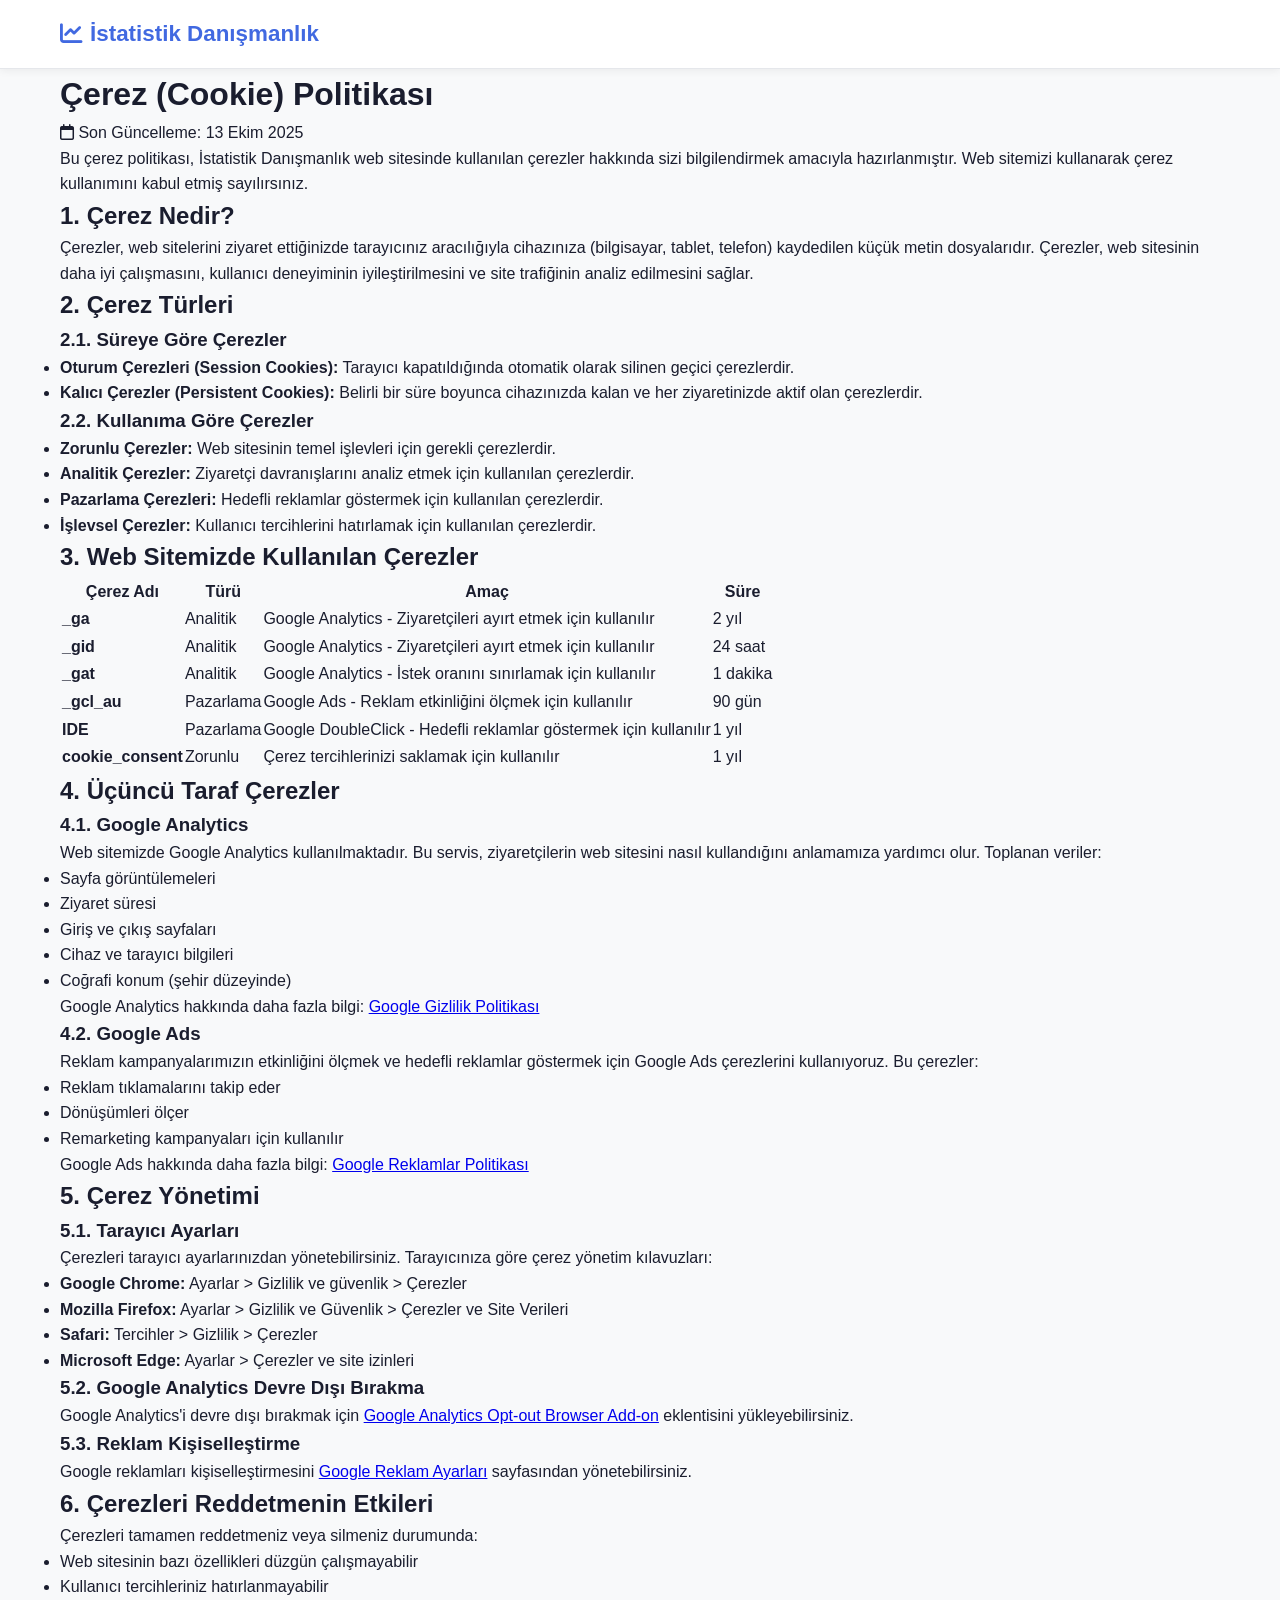
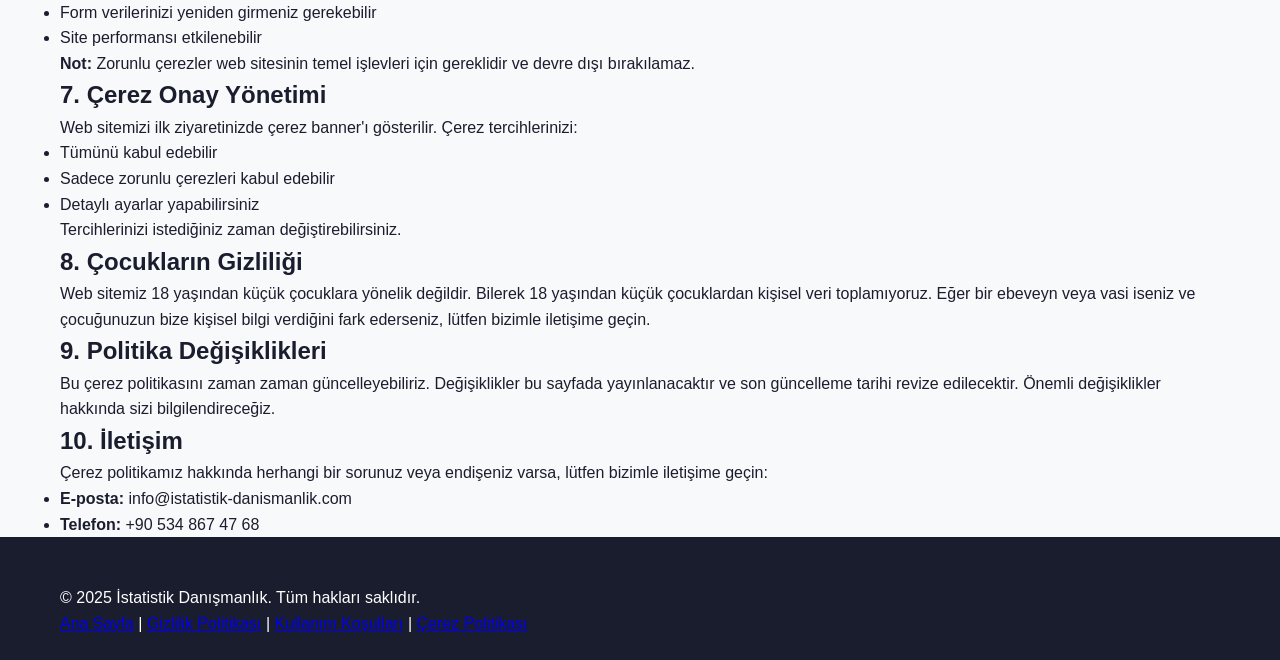
<file: cerez-politikasi.html>
<!DOCTYPE html>
<html lang="tr">
<head>
    <meta charset="UTF-8">
    <meta name="viewport" content="width=device-width, initial-scale=1.0">
    <meta name="robots" content="noindex, nofollow">
    <title>Çerez Politikası - İstatistik Danışmanlık</title>
    <link rel="stylesheet" href="https://cdnjs.cloudflare.com/ajax/libs/font-awesome/6.4.0/css/all.min.css">
    <link rel="stylesheet" href="style.css">
</head>
<body>
    <header>
        <div class="container">
            <a href="index.html" class="logo">
                <i class="fas fa-chart-line"></i>
                İstatistik Danışmanlık
            </a>
        </div>
    </header>

    <div class="container">
        <div class="content">
            <h1>Çerez (Cookie) Politikası</h1>
            <p class="last-updated"><i class="far fa-calendar"></i> Son Güncelleme: 13 Ekim 2025</p>

            <div class="highlight-box">
                <p>Bu çerez politikası, İstatistik Danışmanlık web sitesinde kullanılan çerezler hakkında sizi bilgilendirmek amacıyla hazırlanmıştır. Web sitemizi kullanarak çerez kullanımını kabul etmiş sayılırsınız.</p>
            </div>

            <h2>1. Çerez Nedir?</h2>
            <p>Çerezler, web sitelerini ziyaret ettiğinizde tarayıcınız aracılığıyla cihazınıza (bilgisayar, tablet, telefon) kaydedilen küçük metin dosyalarıdır. Çerezler, web sitesinin daha iyi çalışmasını, kullanıcı deneyiminin iyileştirilmesini ve site trafiğinin analiz edilmesini sağlar.</p>

            <h2>2. Çerez Türleri</h2>

            <h3>2.1. Süreye Göre Çerezler</h3>
            <ul>
                <li><strong>Oturum Çerezleri (Session Cookies):</strong> Tarayıcı kapatıldığında otomatik olarak silinen geçici çerezlerdir.</li>
                <li><strong>Kalıcı Çerezler (Persistent Cookies):</strong> Belirli bir süre boyunca cihazınızda kalan ve her ziyaretinizde aktif olan çerezlerdir.</li>
            </ul>

            <h3>2.2. Kullanıma Göre Çerezler</h3>
            <ul>
                <li><strong>Zorunlu Çerezler:</strong> Web sitesinin temel işlevleri için gerekli çerezlerdir.</li>
                <li><strong>Analitik Çerezler:</strong> Ziyaretçi davranışlarını analiz etmek için kullanılan çerezlerdir.</li>
                <li><strong>Pazarlama Çerezleri:</strong> Hedefli reklamlar göstermek için kullanılan çerezlerdir.</li>
                <li><strong>İşlevsel Çerezler:</strong> Kullanıcı tercihlerini hatırlamak için kullanılan çerezlerdir.</li>
            </ul>

            <h2>3. Web Sitemizde Kullanılan Çerezler</h2>

            <table>
                <thead>
                    <tr>
                        <th>Çerez Adı</th>
                        <th>Türü</th>
                        <th>Amaç</th>
                        <th>Süre</th>
                    </tr>
                </thead>
                <tbody>
                    <tr>
                        <td><strong>_ga</strong></td>
                        <td><span class="cookie-type type-analytics">Analitik</span></td>
                        <td>Google Analytics - Ziyaretçileri ayırt etmek için kullanılır</td>
                        <td>2 yıl</td>
                    </tr>
                    <tr>
                        <td><strong>_gid</strong></td>
                        <td><span class="cookie-type type-analytics">Analitik</span></td>
                        <td>Google Analytics - Ziyaretçileri ayırt etmek için kullanılır</td>
                        <td>24 saat</td>
                    </tr>
                    <tr>
                        <td><strong>_gat</strong></td>
                        <td><span class="cookie-type type-analytics">Analitik</span></td>
                        <td>Google Analytics - İstek oranını sınırlamak için kullanılır</td>
                        <td>1 dakika</td>
                    </tr>
                    <tr>
                        <td><strong>_gcl_au</strong></td>
                        <td><span class="cookie-type type-marketing">Pazarlama</span></td>
                        <td>Google Ads - Reklam etkinliğini ölçmek için kullanılır</td>
                        <td>90 gün</td>
                    </tr>
                    <tr>
                        <td><strong>IDE</strong></td>
                        <td><span class="cookie-type type-marketing">Pazarlama</span></td>
                        <td>Google DoubleClick - Hedefli reklamlar göstermek için kullanılır</td>
                        <td>1 yıl</td>
                    </tr>
                    <tr>
                        <td><strong>cookie_consent</strong></td>
                        <td><span class="cookie-type type-necessary">Zorunlu</span></td>
                        <td>Çerez tercihlerinizi saklamak için kullanılır</td>
                        <td>1 yıl</td>
                    </tr>
                </tbody>
            </table>

            <h2>4. Üçüncü Taraf Çerezler</h2>

            <h3>4.1. Google Analytics</h3>
            <p>Web sitemizde Google Analytics kullanılmaktadır. Bu servis, ziyaretçilerin web sitesini nasıl kullandığını anlamamıza yardımcı olur. Toplanan veriler:</p>
            <ul>
                <li>Sayfa görüntülemeleri</li>
                <li>Ziyaret süresi</li>
                <li>Giriş ve çıkış sayfaları</li>
                <li>Cihaz ve tarayıcı bilgileri</li>
                <li>Coğrafi konum (şehir düzeyinde)</li>
            </ul>
            <p>Google Analytics hakkında daha fazla bilgi: <a href="https://policies.google.com/privacy" target="_blank">Google Gizlilik Politikası</a></p>

            <h3>4.2. Google Ads</h3>
            <p>Reklam kampanyalarımızın etkinliğini ölçmek ve hedefli reklamlar göstermek için Google Ads çerezlerini kullanıyoruz. Bu çerezler:</p>
            <ul>
                <li>Reklam tıklamalarını takip eder</li>
                <li>Dönüşümleri ölçer</li>
                <li>Remarketing kampanyaları için kullanılır</li>
            </ul>
            <p>Google Ads hakkında daha fazla bilgi: <a href="https://policies.google.com/technologies/ads" target="_blank">Google Reklamlar Politikası</a></p>

            <h2>5. Çerez Yönetimi</h2>

            <h3>5.1. Tarayıcı Ayarları</h3>
            <p>Çerezleri tarayıcı ayarlarınızdan yönetebilirsiniz. Tarayıcınıza göre çerez yönetim kılavuzları:</p>
            <ul>
                <li><strong>Google Chrome:</strong> Ayarlar > Gizlilik ve güvenlik > Çerezler</li>
                <li><strong>Mozilla Firefox:</strong> Ayarlar > Gizlilik ve Güvenlik > Çerezler ve Site Verileri</li>
                <li><strong>Safari:</strong> Tercihler > Gizlilik > Çerezler</li>
                <li><strong>Microsoft Edge:</strong> Ayarlar > Çerezler ve site izinleri</li>
            </ul>

            <h3>5.2. Google Analytics Devre Dışı Bırakma</h3>
            <p>Google Analytics'i devre dışı bırakmak için <a href="https://tools.google.com/dlpage/gaoptout" target="_blank">Google Analytics Opt-out Browser Add-on</a> eklentisini yükleyebilirsiniz.</p>

            <h3>5.3. Reklam Kişiselleştirme</h3>
            <p>Google reklamları kişiselleştirmesini <a href="https://adssettings.google.com" target="_blank">Google Reklam Ayarları</a> sayfasından yönetebilirsiniz.</p>

            <h2>6. Çerezleri Reddetmenin Etkileri</h2>
            <p>Çerezleri tamamen reddetmeniz veya silmeniz durumunda:</p>
            <ul>
                <li>Web sitesinin bazı özellikleri düzgün çalışmayabilir</li>
                <li>Kullanıcı tercihleriniz hatırlanmayabilir</li>
                <li>Form verilerinizi yeniden girmeniz gerekebilir</li>
                <li>Site performansı etkilenebilir</li>
            </ul>

            <div class="highlight-box">
                <p><strong>Not:</strong> Zorunlu çerezler web sitesinin temel işlevleri için gereklidir ve devre dışı bırakılamaz.</p>
            </div>

            <h2>7. Çerez Onay Yönetimi</h2>
            <p>Web sitemizi ilk ziyaretinizde çerez banner'ı gösterilir. Çerez tercihlerinizi:</p>
            <ul>
                <li>Tümünü kabul edebilir</li>
                <li>Sadece zorunlu çerezleri kabul edebilir</li>
                <li>Detaylı ayarlar yapabilirsiniz</li>
            </ul>
            <p>Tercihlerinizi istediğiniz zaman değiştirebilirsiniz.</p>

            <h2>8. Çocukların Gizliliği</h2>
            <p>Web sitemiz 18 yaşından küçük çocuklara yönelik değildir. Bilerek 18 yaşından küçük çocuklardan kişisel veri toplamıyoruz. Eğer bir ebeveyn veya vasi iseniz ve çocuğunuzun bize kişisel bilgi verdiğini fark ederseniz, lütfen bizimle iletişime geçin.</p>
            
            <h2>9. Politika Değişiklikleri</h2>
            <p>Bu çerez politikasını zaman zaman güncelleyebiliriz. Değişiklikler bu sayfada yayınlanacaktır ve son güncelleme tarihi revize edilecektir. Önemli değişiklikler hakkında sizi bilgilendireceğiz.</p>

            <h2>10. İletişim</h2>
            <p>Çerez politikamız hakkında herhangi bir sorunuz veya endişeniz varsa, lütfen bizimle iletişime geçin:</p>
            <ul>
                <li><strong>E-posta:</strong> info@istatistik-danismanlik.com</li>
                <li><strong>Telefon:</strong> +90 534 867 47 68</li>
            </ul>
        </div>
    </div>

    <footer>
        <div class="container">
            <p>&copy; 2025 İstatistik Danışmanlık. Tüm hakları saklıdır.</p>
            <p><a href="index.html">Ana Sayfa</a> | <a href="gizlilik-politikasi.html">Gizlilik Politikası</a> | <a href="kullanim-kosullari.html">Kullanım Koşulları</a> | <a href="cerez-politikasi.html">Çerez Politikası</a></p>
        </div>
    </footer>
</body>
</html>
</file>
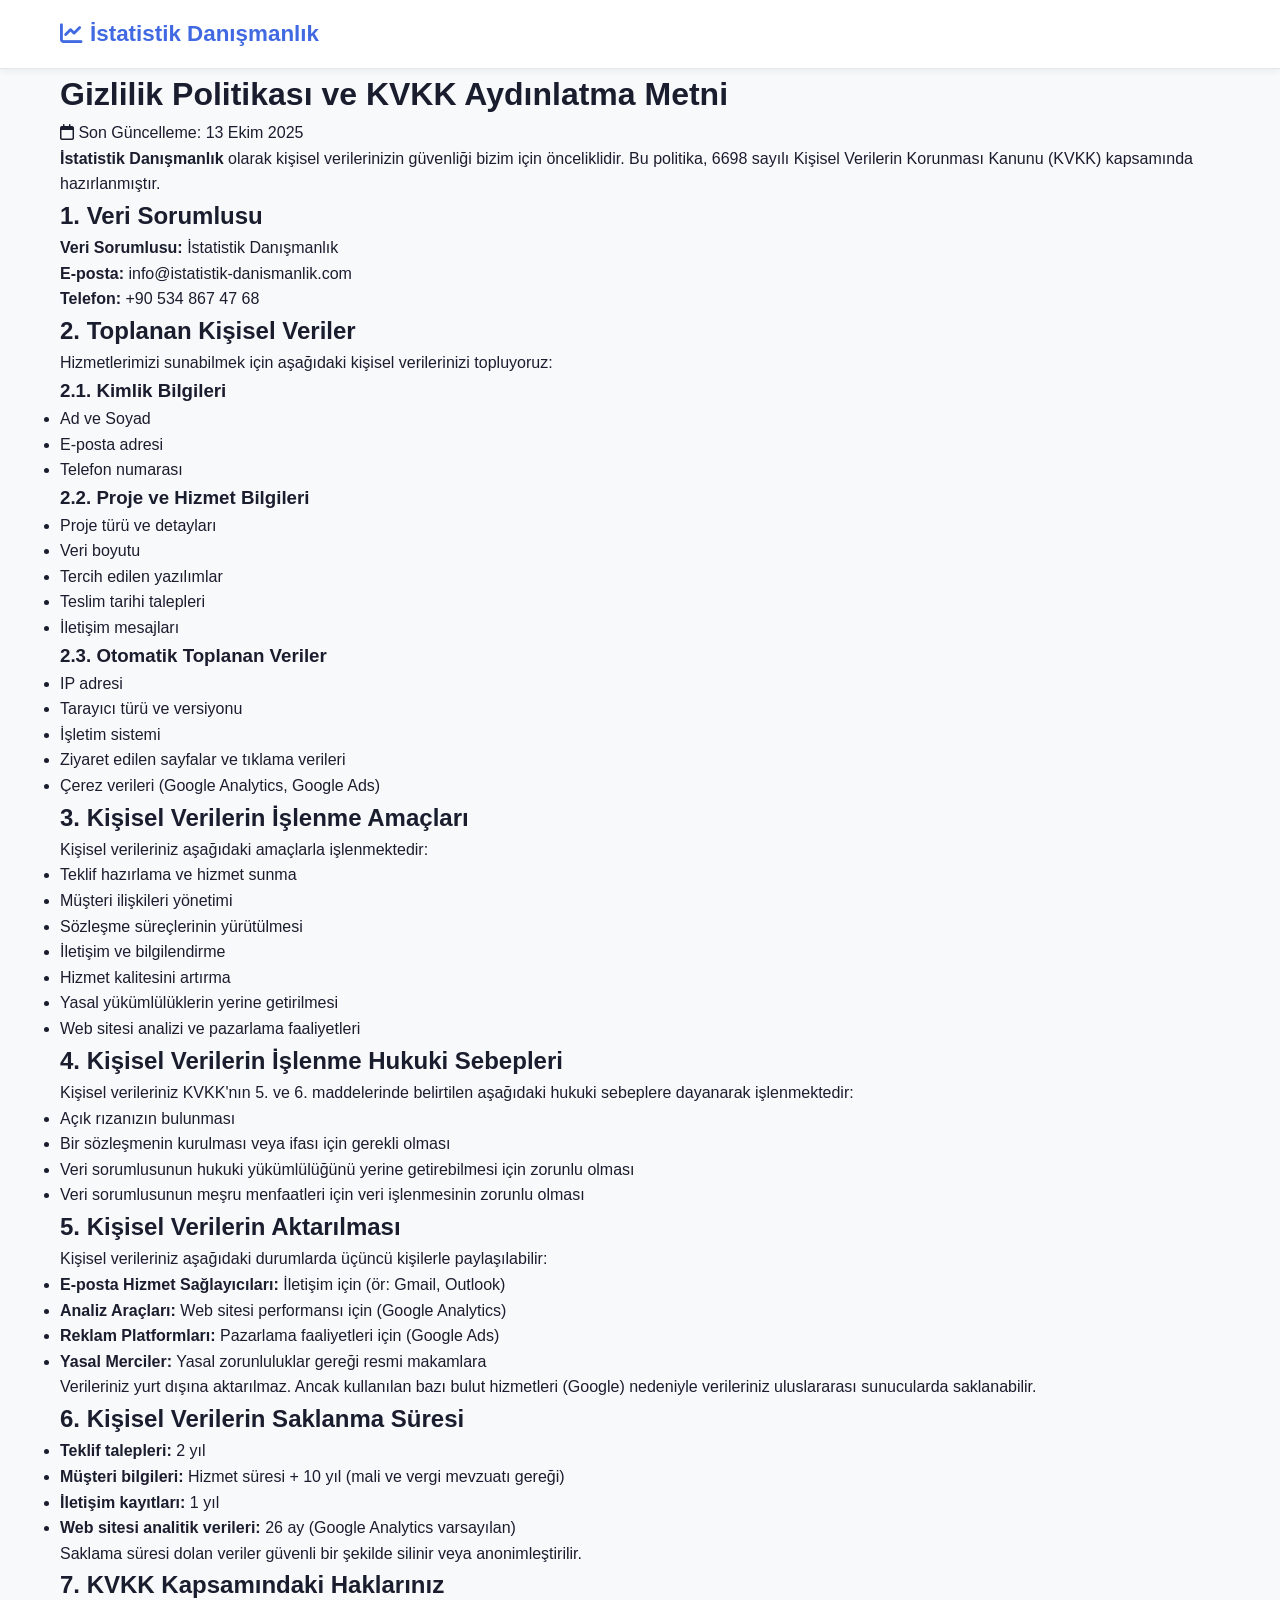
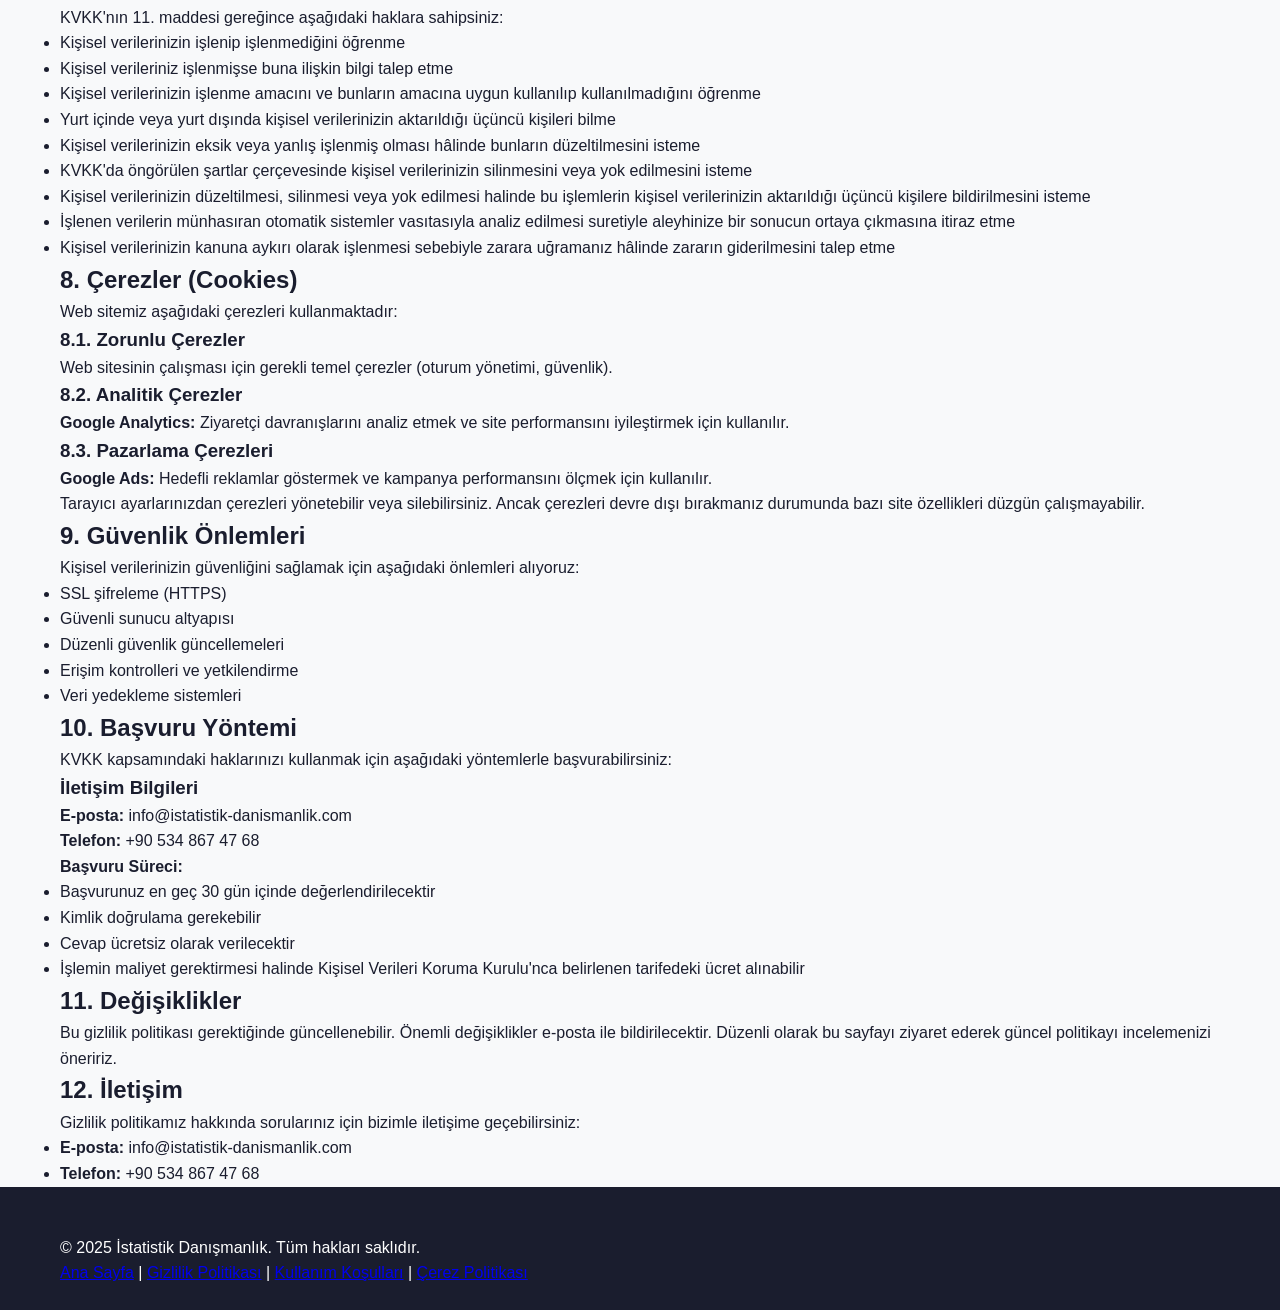
<file: gizlilik-politikasi.html>
<!DOCTYPE html>
<html lang="tr">
<head>
    <meta charset="UTF-8">
    <meta name="viewport" content="width=device-width, initial-scale=1.0">
    <meta name="robots" content="noindex, nofollow">
    <title>Gizlilik Politikası - İstatistik Danışmanlık</title>
    <link rel="stylesheet" href="https://cdnjs.cloudflare.com/ajax/libs/font-awesome/6.4.0/css/all.min.css">
    <link rel="stylesheet" href="style.css">
</head>
<body>
    <header>
        <div class="container">
            <a href="index.html" class="logo">
                <i class="fas fa-chart-line"></i>
                İstatistik Danışmanlık
            </a>
        </div>
    </header>

    <div class="container">
        <div class="content">
            <h1>Gizlilik Politikası ve KVKK Aydınlatma Metni</h1>
            <p class="last-updated"><i class="far fa-calendar"></i> Son Güncelleme: 13 Ekim 2025</p>

            <div class="highlight-box">
                <p><strong>İstatistik Danışmanlık</strong> olarak kişisel verilerinizin güvenliği bizim için önceliklidir. Bu politika, 6698 sayılı Kişisel Verilerin Korunması Kanunu (KVKK) kapsamında hazırlanmıştır.</p>
            </div>

            <h2>1. Veri Sorumlusu</h2>
            <p><strong>Veri Sorumlusu:</strong> İstatistik Danışmanlık<br>
            <strong>E-posta:</strong> info@istatistik-danismanlik.com<br>
            <strong>Telefon:</strong> +90 534 867 47 68</p>

            <h2>2. Toplanan Kişisel Veriler</h2>
            <p>Hizmetlerimizi sunabilmek için aşağıdaki kişisel verilerinizi topluyoruz:</p>

            <h3>2.1. Kimlik Bilgileri</h3>
            <ul>
                <li>Ad ve Soyad</li>
                <li>E-posta adresi</li>
                <li>Telefon numarası</li>
            </ul>

            <h3>2.2. Proje ve Hizmet Bilgileri</h3>
            <ul>
                <li>Proje türü ve detayları</li>
                <li>Veri boyutu</li>
                <li>Tercih edilen yazılımlar</li>
                <li>Teslim tarihi talepleri</li>
                <li>İletişim mesajları</li>
            </ul>

            <h3>2.3. Otomatik Toplanan Veriler</h3>
            <ul>
                <li>IP adresi</li>
                <li>Tarayıcı türü ve versiyonu</li>
                <li>İşletim sistemi</li>
                <li>Ziyaret edilen sayfalar ve tıklama verileri</li>
                <li>Çerez verileri (Google Analytics, Google Ads)</li>
            </ul>

            <h2>3. Kişisel Verilerin İşlenme Amaçları</h2>
            <p>Kişisel verileriniz aşağıdaki amaçlarla işlenmektedir:</p>
            <ul>
                <li>Teklif hazırlama ve hizmet sunma</li>
                <li>Müşteri ilişkileri yönetimi</li>
                <li>Sözleşme süreçlerinin yürütülmesi</li>
                <li>İletişim ve bilgilendirme</li>
                <li>Hizmet kalitesini artırma</li>
                <li>Yasal yükümlülüklerin yerine getirilmesi</li>
                <li>Web sitesi analizi ve pazarlama faaliyetleri</li>
            </ul>

            <h2>4. Kişisel Verilerin İşlenme Hukuki Sebepleri</h2>
            <p>Kişisel verileriniz KVKK'nın 5. ve 6. maddelerinde belirtilen aşağıdaki hukuki sebeplere dayanarak işlenmektedir:</p>
            <ul>
                <li>Açık rızanızın bulunması</li>
                <li>Bir sözleşmenin kurulması veya ifası için gerekli olması</li>
                <li>Veri sorumlusunun hukuki yükümlülüğünü yerine getirebilmesi için zorunlu olması</li>
                <li>Veri sorumlusunun meşru menfaatleri için veri işlenmesinin zorunlu olması</li>
            </ul>

            <h2>5. Kişisel Verilerin Aktarılması</h2>
            <p>Kişisel verileriniz aşağıdaki durumlarda üçüncü kişilerle paylaşılabilir:</p>
            <ul>
                <li><strong>E-posta Hizmet Sağlayıcıları:</strong> İletişim için (ör: Gmail, Outlook)</li>
                <li><strong>Analiz Araçları:</strong> Web sitesi performansı için (Google Analytics)</li>
                <li><strong>Reklam Platformları:</strong> Pazarlama faaliyetleri için (Google Ads)</li>
                <li><strong>Yasal Merciler:</strong> Yasal zorunluluklar gereği resmi makamlara</li>
            </ul>
            <p>Verileriniz yurt dışına aktarılmaz. Ancak kullanılan bazı bulut hizmetleri (Google) nedeniyle verileriniz uluslararası sunucularda saklanabilir.</p>

            <h2>6. Kişisel Verilerin Saklanma Süresi</h2>
            <ul>
                <li><strong>Teklif talepleri:</strong> 2 yıl</li>
                <li><strong>Müşteri bilgileri:</strong> Hizmet süresi + 10 yıl (mali ve vergi mevzuatı gereği)</li>
                <li><strong>İletişim kayıtları:</strong> 1 yıl</li>
                <li><strong>Web sitesi analitik verileri:</strong> 26 ay (Google Analytics varsayılan)</li>
            </ul>
            <p>Saklama süresi dolan veriler güvenli bir şekilde silinir veya anonimleştirilir.</p>

            <h2>7. KVKK Kapsamındaki Haklarınız</h2>
            <p>KVKK'nın 11. maddesi gereğince aşağıdaki haklara sahipsiniz:</p>
            <ul>
                <li>Kişisel verilerinizin işlenip işlenmediğini öğrenme</li>
                <li>Kişisel verileriniz işlenmişse buna ilişkin bilgi talep etme</li>
                <li>Kişisel verilerinizin işlenme amacını ve bunların amacına uygun kullanılıp kullanılmadığını öğrenme</li>
                <li>Yurt içinde veya yurt dışında kişisel verilerinizin aktarıldığı üçüncü kişileri bilme</li>
                <li>Kişisel verilerinizin eksik veya yanlış işlenmiş olması hâlinde bunların düzeltilmesini isteme</li>
                <li>KVKK'da öngörülen şartlar çerçevesinde kişisel verilerinizin silinmesini veya yok edilmesini isteme</li>
                <li>Kişisel verilerinizin düzeltilmesi, silinmesi veya yok edilmesi halinde bu işlemlerin kişisel verilerinizin aktarıldığı üçüncü kişilere bildirilmesini isteme</li>
                <li>İşlenen verilerin münhasıran otomatik sistemler vasıtasıyla analiz edilmesi suretiyle aleyhinize bir sonucun ortaya çıkmasına itiraz etme</li>
                <li>Kişisel verilerinizin kanuna aykırı olarak işlenmesi sebebiyle zarara uğramanız hâlinde zararın giderilmesini talep etme</li>
            </ul>

            <h2>8. Çerezler (Cookies)</h2>
            <p>Web sitemiz aşağıdaki çerezleri kullanmaktadır:</p>

            <h3>8.1. Zorunlu Çerezler</h3>
            <p>Web sitesinin çalışması için gerekli temel çerezler (oturum yönetimi, güvenlik).</p>

            <h3>8.2. Analitik Çerezler</h3>
            <p><strong>Google Analytics:</strong> Ziyaretçi davranışlarını analiz etmek ve site performansını iyileştirmek için kullanılır.</p>

            <h3>8.3. Pazarlama Çerezleri</h3>
            <p><strong>Google Ads:</strong> Hedefli reklamlar göstermek ve kampanya performansını ölçmek için kullanılır.</p>

            <p>Tarayıcı ayarlarınızdan çerezleri yönetebilir veya silebilirsiniz. Ancak çerezleri devre dışı bırakmanız durumunda bazı site özellikleri düzgün çalışmayabilir.</p>

            <h2>9. Güvenlik Önlemleri</h2>
            <p>Kişisel verilerinizin güvenliğini sağlamak için aşağıdaki önlemleri alıyoruz:</p>
            <ul>
                <li>SSL şifreleme (HTTPS)</li>
                <li>Güvenli sunucu altyapısı</li>
                <li>Düzenli güvenlik güncellemeleri</li>
                <li>Erişim kontrolleri ve yetkilendirme</li>
                <li>Veri yedekleme sistemleri</li>
            </ul>

            <h2>10. Başvuru Yöntemi</h2>
            <p>KVKK kapsamındaki haklarınızı kullanmak için aşağıdaki yöntemlerle başvurabilirsiniz:</p>

            <div class="contact-section">
                <h3>İletişim Bilgileri</h3>
                <p><strong>E-posta:</strong> info@istatistik-danismanlik.com<br>
                <strong>Telefon:</strong> +90 534 867 47 68</p>
                
                <p><strong>Başvuru Süreci:</strong></p>
                <ul>
                    <li>Başvurunuz en geç 30 gün içinde değerlendirilecektir</li>
                    <li>Kimlik doğrulama gerekebilir</li>
                    <li>Cevap ücretsiz olarak verilecektir</li>
                    <li>İşlemin maliyet gerektirmesi halinde Kişisel Verileri Koruma Kurulu'nca belirlenen tarifedeki ücret alınabilir</li>
                </ul>
            </div>

            <h2>11. Değişiklikler</h2>
            <p>Bu gizlilik politikası gerektiğinde güncellenebilir. Önemli değişiklikler e-posta ile bildirilecektir. Düzenli olarak bu sayfayı ziyaret ederek güncel politikayı incelemenizi öneririz.</p>

            <h2>12. İletişim</h2>
            <p>Gizlilik politikamız hakkında sorularınız için bizimle iletişime geçebilirsiniz:</p>
            <ul>
                <li><strong>E-posta:</strong> info@istatistik-danismanlik.com</li>
                <li><strong>Telefon:</strong> +90 534 867 47 68</li>
            </ul>
        </div>
    </div>

    <footer>
        <div class="container">
            <p>&copy; 2025 İstatistik Danışmanlık. Tüm hakları saklıdır.</p>
            <p><a href="index.html">Ana Sayfa</a> | <a href="gizlilik-politikasi.html">Gizlilik Politikası</a> | <a href="kullanim-kosullari.html">Kullanım Koşulları</a> | <a href="cerez-politikasi.html">Çerez Politikası</a></p>
        </div>
    </footer>
</body>
</html>
</file>
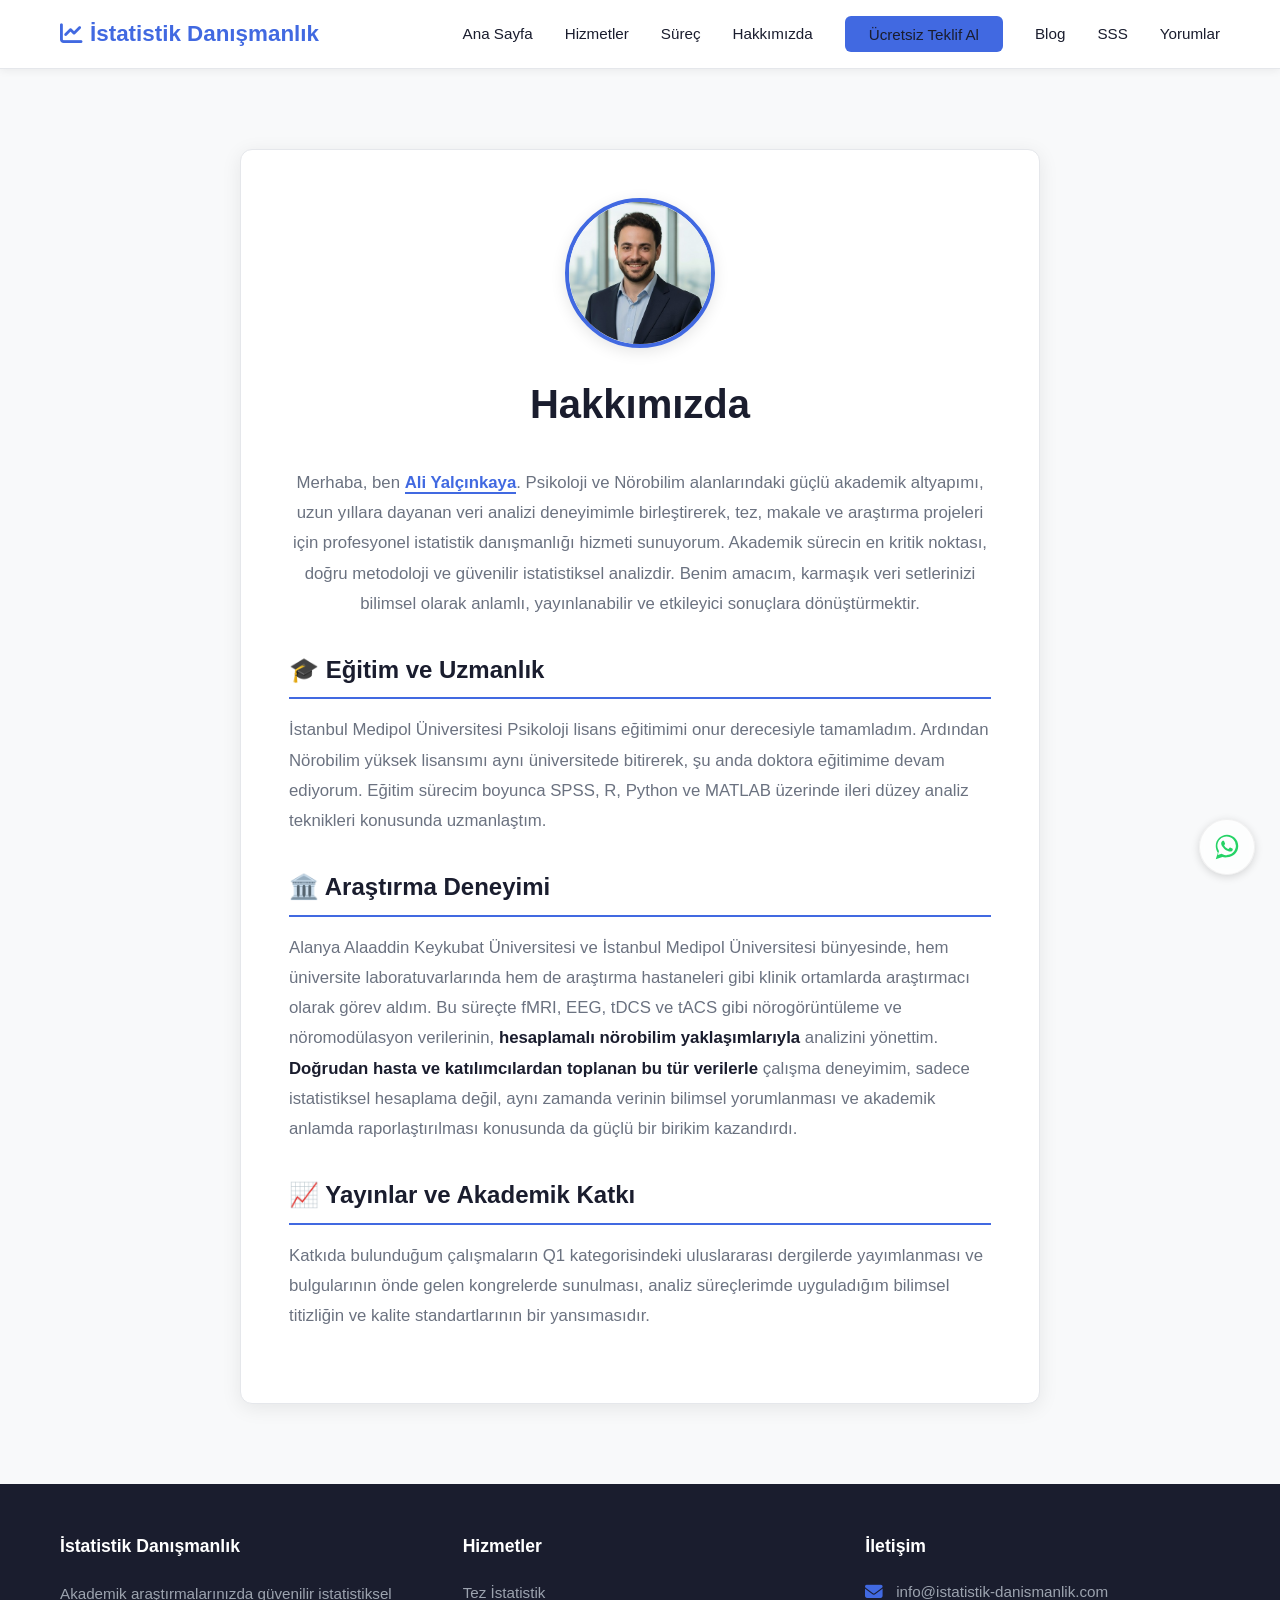
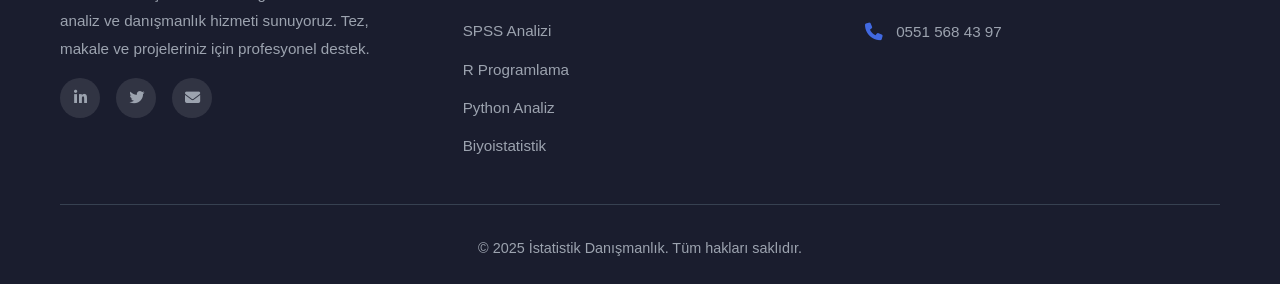
<file: hakkimda.html>
<!DOCTYPE html>
<html lang="tr">
<head>
    <meta charset="UTF-8">
    <meta name="viewport" content="width=device-width, initial-scale=1.0">
    <title>Hakkımızda - İstatistik Danışmanlık</title>
    <meta name="description" content="Ali Yalçınkaya hakkında bilgiler. Psikoloji ve Nörobilim alanında uzman, profesyonel istatistik danışmanı.">
    
    <link rel="stylesheet" href="https://cdnjs.cloudflare.com/ajax/libs/font-awesome/6.4.0/css/all.min.css">
    <link rel="stylesheet" href="style.css">
</head>
<body>
    <header>
        <nav class="container">
            <a href="index.html" class="logo">
                <i class="fas fa-chart-line"></i>
                İstatistik Danışmanlık
            </a>
            <button class="mobile-menu-toggle" aria-label="Menü">
                <i class="fas fa-bars"></i>
            </button>
            <ul class="nav-links">
                <li><a href="index.html">Ana Sayfa</a></li>
                <li><a href="index.html#hizmetler">Hizmetler</a></li>
                <li><a href="index.html#surec">Süreç</a></li>
                <li><a href="hakkimda.html">Hakkımızda</a></li>
                <li><a href="index.html#teklif-al" class="nav-cta">Ücretsiz Teklif Al</a></li>
                <li><a href="blog.html">Blog</a></li>
                <li><a href="sss.html">SSS</a></li>
                <li><a href="index.html#yorumlar">Yorumlar</a></li>
            </ul>
        </nav>
    </header>

    <main>
        <section class="about-section">
            <div class="container">
                <div class="about-content">
                    <img src="src/profile_photo.jpg" alt="Ali Yalçınkaya Profil Fotoğrafı" class="profile-picture">
                    <h1>Hakkımızda</h1>
                    <p style="text-align: center;">Merhaba, ben <a href="https://scholar.google.com/citations?user=M3pcI0EAAAAJ&hl=en" target="_blank" rel="noopener noreferrer" style="color: var(--primary); text-decoration: none; font-weight: 600; border-bottom: 2px solid var(--primary); transition: all 0.3s;">Ali Yalçınkaya</a>. Psikoloji ve Nörobilim alanlarındaki güçlü akademik altyapımı, uzun yıllara dayanan veri analizi deneyimimle birleştirerek, tez, makale ve araştırma projeleri için profesyonel istatistik danışmanlığı hizmeti sunuyorum. Akademik sürecin en kritik noktası, doğru metodoloji ve güvenilir istatistiksel analizdir. Benim amacım, karmaşık veri setlerinizi bilimsel olarak anlamlı, yayınlanabilir ve etkileyici sonuçlara dönüştürmektir.</p>
                    
                    <h2>🎓 Eğitim ve Uzmanlık</h2>
                    <p>İstanbul Medipol Üniversitesi Psikoloji lisans eğitimimi onur derecesiyle tamamladım. Ardından Nörobilim yüksek lisansımı aynı üniversitede bitirerek, şu anda doktora eğitimime devam ediyorum. Eğitim sürecim boyunca SPSS, R, Python ve MATLAB üzerinde ileri düzey analiz teknikleri konusunda uzmanlaştım.</p>
                    
                    <h2>🏛️ Araştırma Deneyimi</h2>
                    <p>Alanya Alaaddin Keykubat Üniversitesi ve İstanbul Medipol Üniversitesi bünyesinde, hem üniversite laboratuvarlarında hem de araştırma hastaneleri gibi klinik ortamlarda araştırmacı olarak görev aldım. Bu süreçte fMRI, EEG, tDCS ve tACS gibi nörogörüntüleme ve nöromodülasyon verilerinin, <strong>hesaplamalı nörobilim yaklaşımlarıyla</strong> analizini yönettim. <strong>Doğrudan hasta ve katılımcılardan toplanan bu tür verilerle</strong> çalışma deneyimim, sadece istatistiksel hesaplama değil, aynı zamanda verinin bilimsel yorumlanması ve akademik anlamda raporlaştırılması konusunda da güçlü bir birikim kazandırdı.</p>
                    
                    <h2>📈 Yayınlar ve Akademik Katkı</h2>
                    <p>Katkıda bulunduğum çalışmaların Q1 kategorisindeki uluslararası dergilerde yayımlanması ve bulgularının önde gelen kongrelerde sunulması, analiz süreçlerimde uyguladığım bilimsel titizliğin ve kalite standartlarının bir yansımasıdır.</p>
                </div>
            </div>
        </section>
    </main>

    <!-- WhatsApp Floating Widget -->
    <div class="whatsapp-wrap">
        <a href="https://wa.me/905515684397?text=Merhaba%20istatistik%20danışmanlık%20hizmeti%20almak%20istiyorum."
           class="whatsapp-btn"
           target="_blank"
           aria-label="WhatsApp ile iletişime geç" rel="noopener">
            <svg class="wa-icon" xmlns="http://www.w3.org/2000/svg" viewBox="0 0 32 32" aria-hidden="true" focusable="false">
                <path d="M16.004 3C9.374 3 4 8.373 4 15.004c0 2.648.824 5.089 2.223 7.121L4 29l7.103-2.222A11.958 11.958 0 0 0 16.004 27c6.63 0 12.004-5.373 12.004-11.996C28.008 8.373 22.634 3 16.004 3zm.003 21.871c-1.877 0-3.704-.509-5.298-1.474l-.379-.224-4.213 1.32 1.381-4.105-.247-.385a9.873 9.873 0 0 1-1.545-5.333c0-5.445 4.438-9.872 9.9-9.872 2.642 0 5.123 1.027 6.988 2.893a9.832 9.832 0 0 1 2.912 6.979c-.002 5.445-4.439 9.881-9.899 9.881zm5.555-7.29c-.305-.152-1.806-.89-2.086-.993-.28-.101-.485-.151-.69.151-.203.304-.791.993-.969 1.196-.179.203-.357.229-.662.076-.305-.152-1.286-.475-2.448-1.516-.905-.806-1.516-1.799-1.695-2.103-.178-.304-.019-.468.134-.619.137-.136.305-.357.457-.535.152-.178.203-.304.305-.507.102-.203.05-.381-.025-.534-.076-.152-.69-1.661-.947-2.273-.249-.6-.503-.517-.69-.527l-.588-.01c-.204 0-.534.076-.813.381-.28.304-1.067 1.04-1.067 2.536 0 1.496 1.093 2.943 1.245 3.147.152.203 2.151 3.285 5.215 4.605.729.314 1.298.502 1.741.642.731.232 1.397.199 1.922.121.586-.087 1.806-.738 2.063-1.452.254-.712.254-1.324.178-1.451-.076-.127-.279-.203-.584-.355z"/>
            </svg>
        </a>
        <div class="whatsapp-bubble" id="waBubble" role="status" aria-live="polite">
            Size nasıl yardımcı olabiliriz?
        </div>
    </div>

    <footer>
        <div class="container">
            <div class="footer-content">
                <div class="footer-section">
                    <h3>İstatistik Danışmanlık</h3>
                    <p>Akademik araştırmalarınızda güvenilir istatistiksel analiz ve danışmanlık hizmeti sunuyoruz. Tez, makale ve projeleriniz için profesyonel destek.</p>
                    <div class="social-links">
                        <a href="https://www.linkedin.com/in/ali-yalcinkaya" target="_blank" rel="noopener noreferrer" aria-label="LinkedIn"><i class="fab fa-linkedin-in"></i></a>
                        <a href="https://x.com/_aliyalcinkaya" target="_blank" rel="noopener noreferrer" aria-label="Twitter"><i class="fab fa-twitter"></i></a>
                        <a href="mailto:info@istatistik-danismanlik.com" aria-label="E-posta"><i class="fas fa-envelope"></i></a>
                    </div>
                </div>
                <div class="footer-section">
                    <h3>Hizmetler</h3>
                    <ul>
                        <li><a href="index.html#hizmetler">Tez İstatistik</a></li>
                        <li><a href="index.html#hizmetler">SPSS Analizi</a></li>
                        <li><a href="index.html#hizmetler">R Programlama</a></li>
                        <li><a href="index.html#hizmetler">Python Analiz</a></li>
                        <li><a href="index.html#hizmetler">Biyoistatistik</a></li>
                    </ul>
                </div>
                <div class="footer-section">
                    <h3>İletişim</h3>
                    <div class="contact-info-item">
                        <i class="fas fa-envelope"></i>
                        <a href="mailto:info@istatistik-danismanlik.com">info@istatistik-danismanlik.com</a>
                    </div>
                    <div class="contact-info-item">
                        <i class="fas fa-phone"></i>
                        <a href="tel:+905515684397">0551 568 43 97</a>
                    </div>
                    
                </div>
            </div>
            <div class="footer-bottom">
                <p>&copy; 2025 İstatistik Danışmanlık. Tüm hakları saklıdır.</p>
            </div>
        </div>
    </footer>

    <script>
        const mobileMenuToggle = document.querySelector('.mobile-menu-toggle');
        const navLinks = document.querySelector('.nav-links');
        
        if (mobileMenuToggle) {
            mobileMenuToggle.addEventListener('click', function() {
                navLinks.classList.toggle('active');
                const icon = this.querySelector('i');
                icon.classList.toggle('fa-bars');
                icon.classList.toggle('fa-times');
            });
        }
    </script>
</body>
</html>
</file>
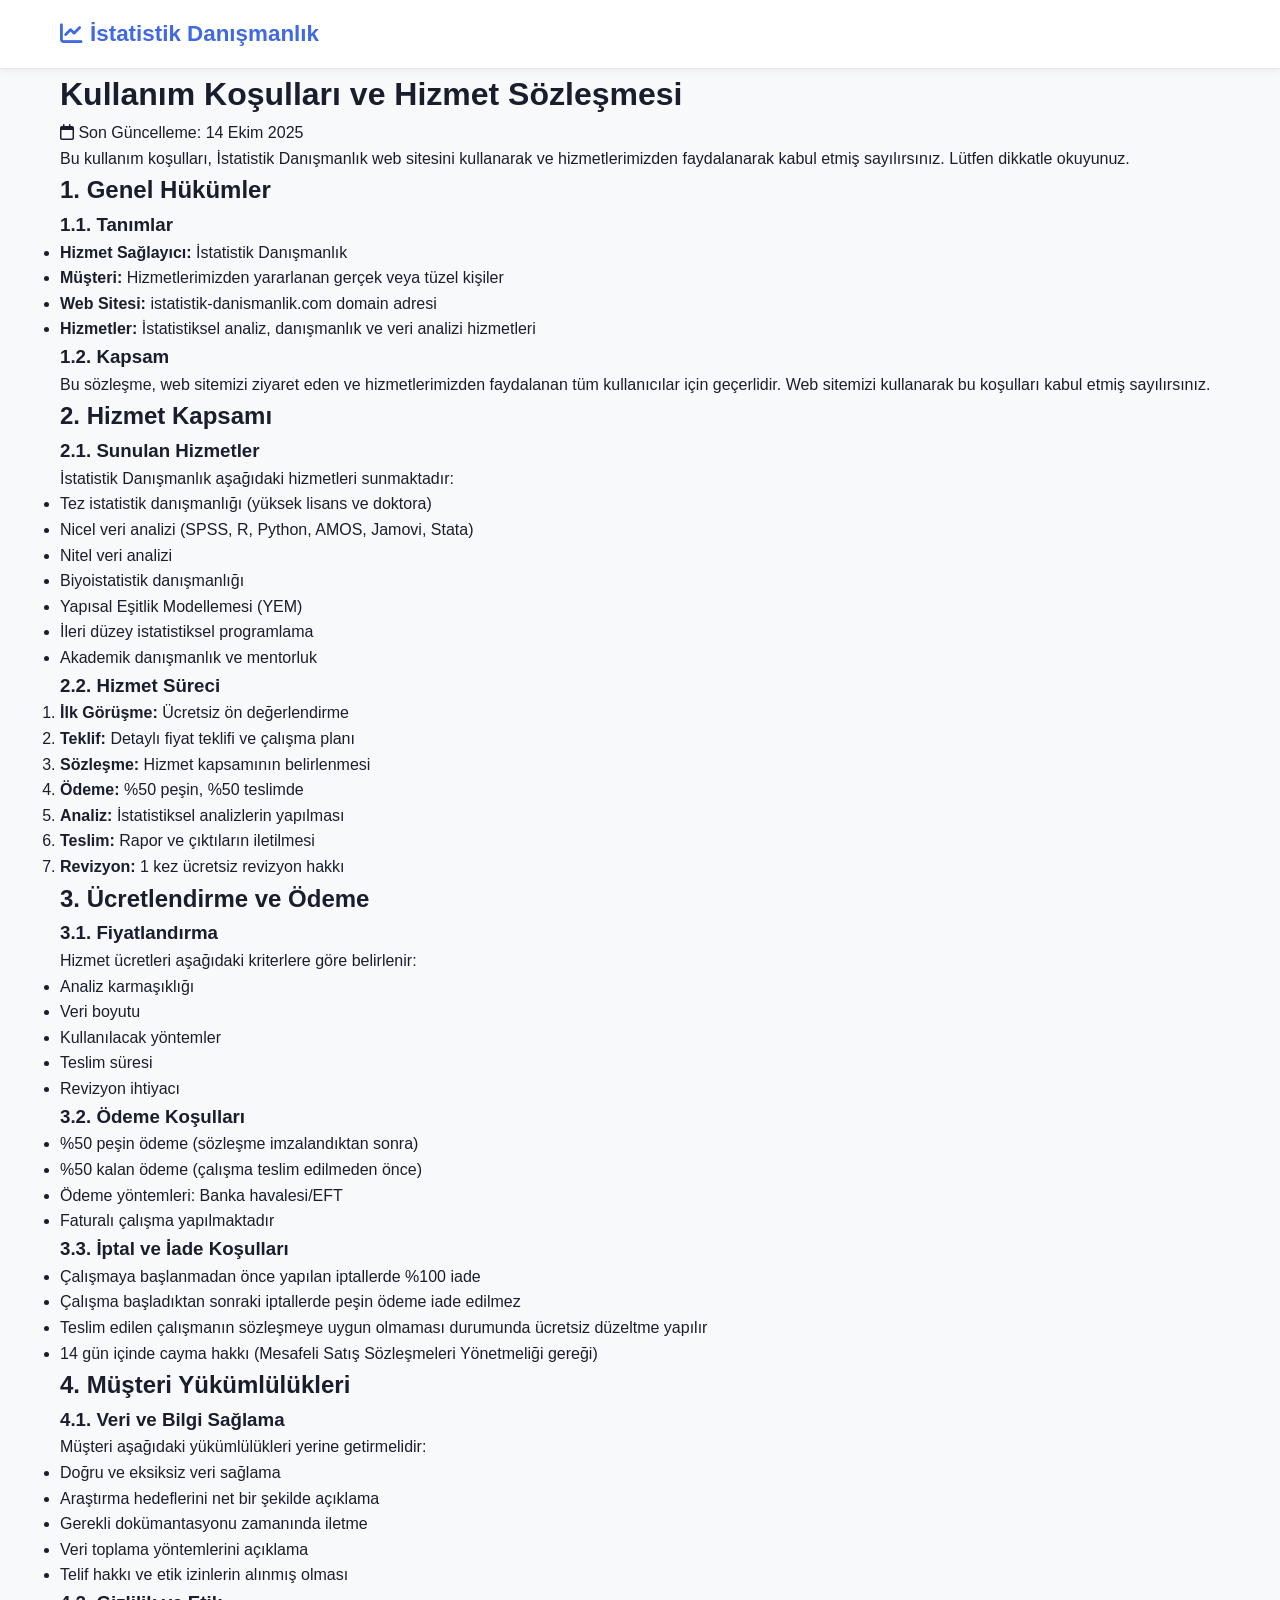
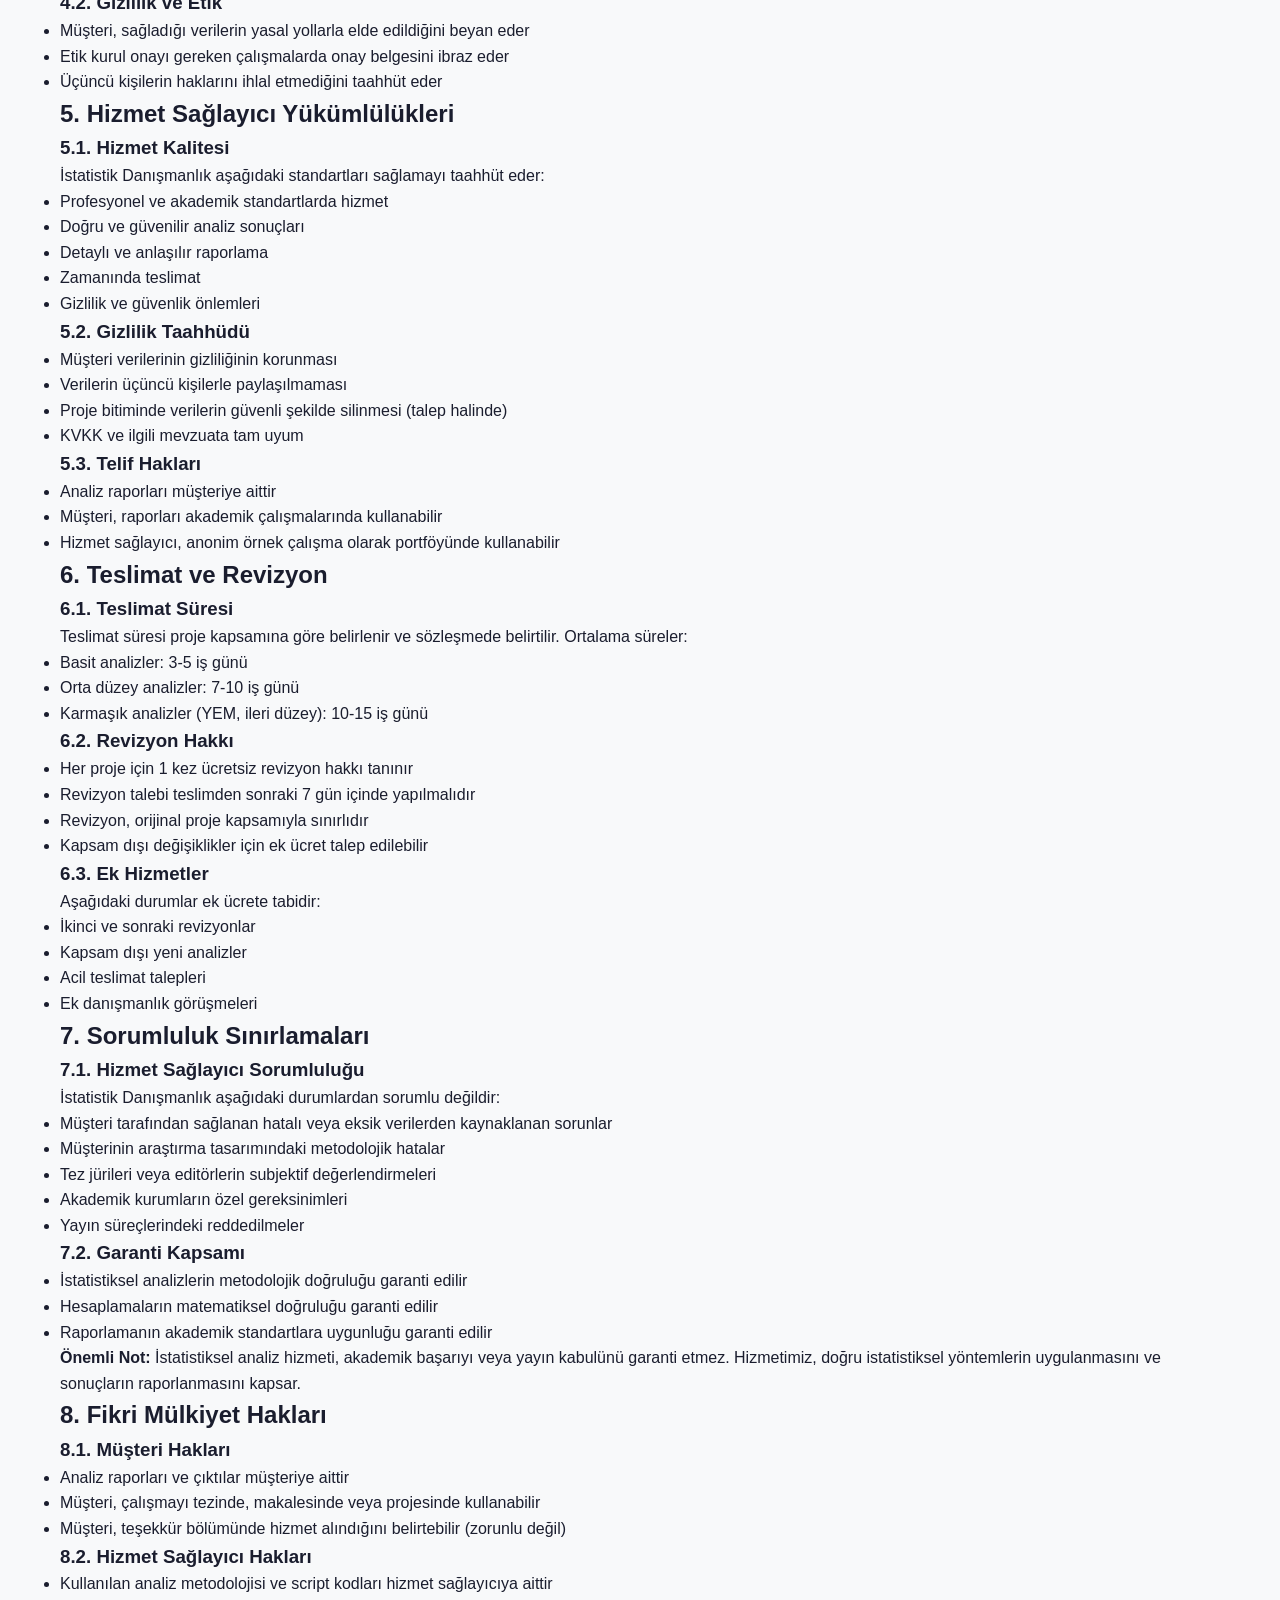
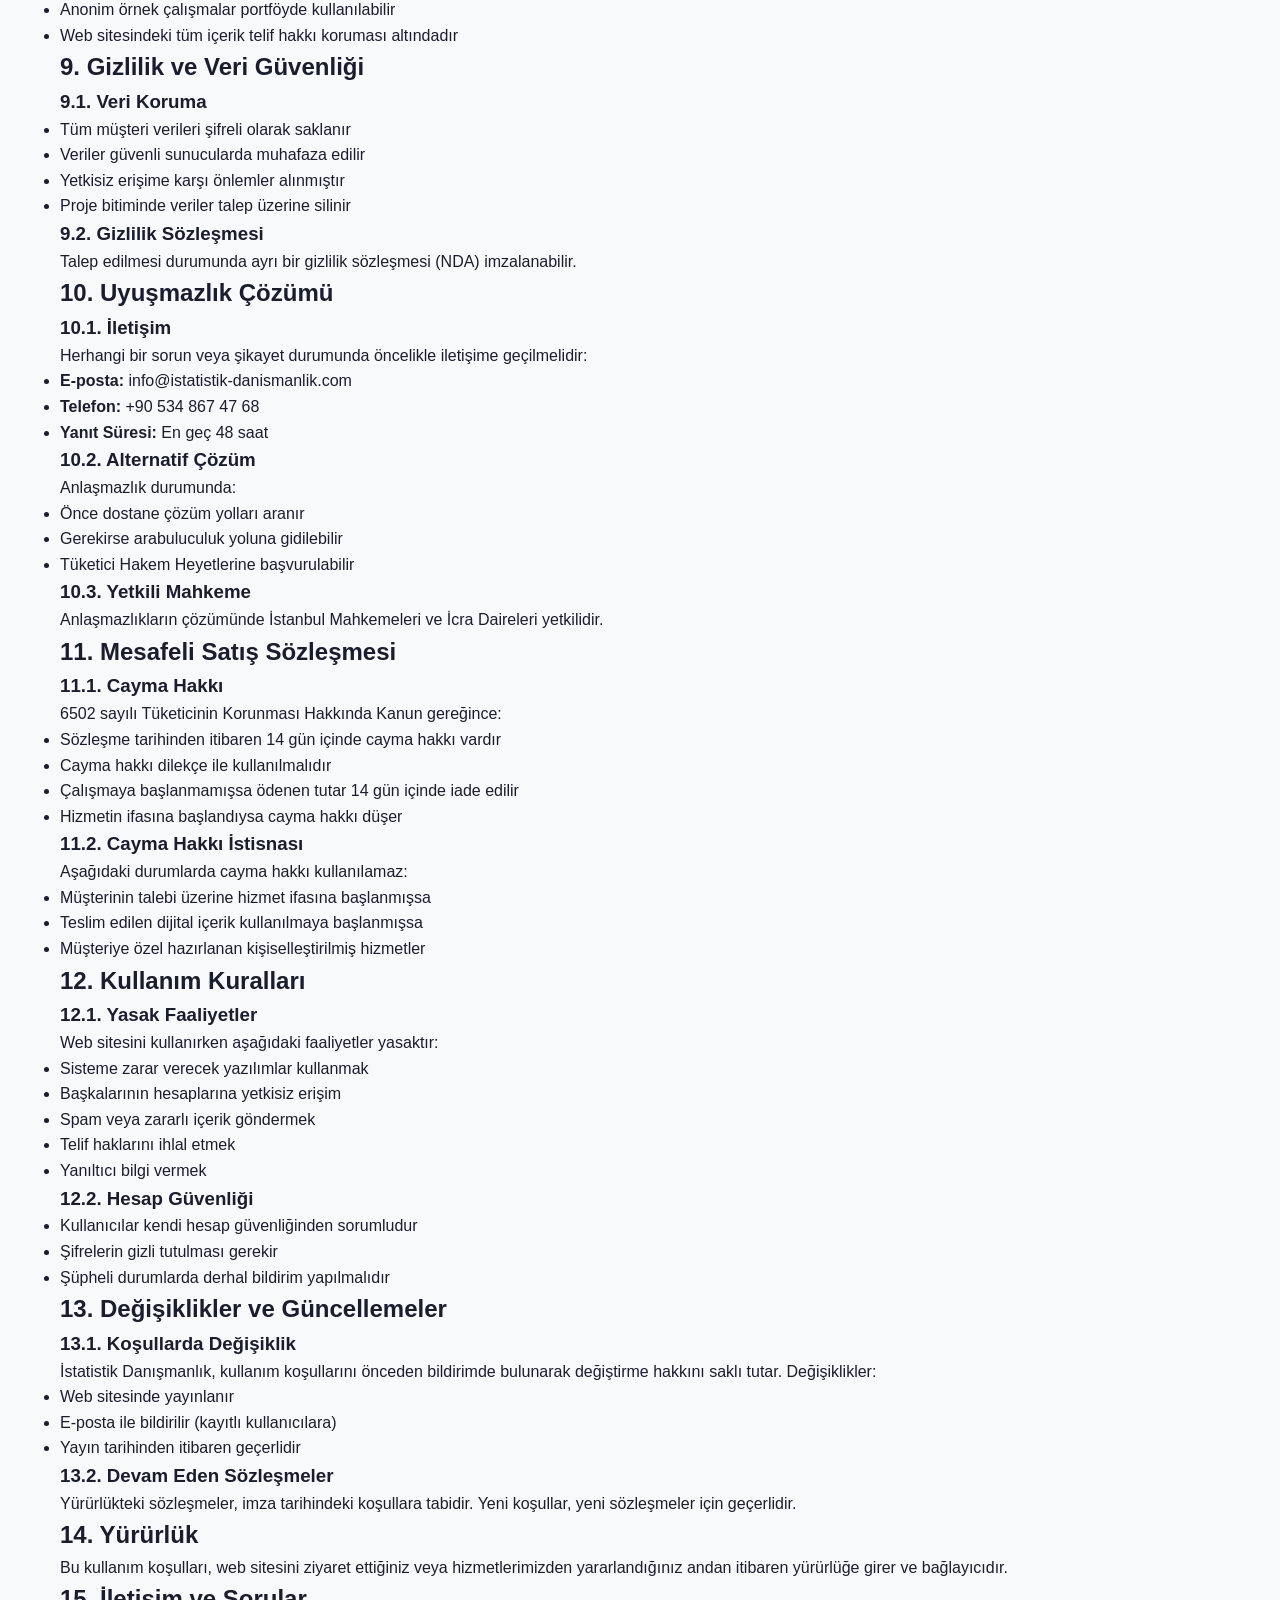
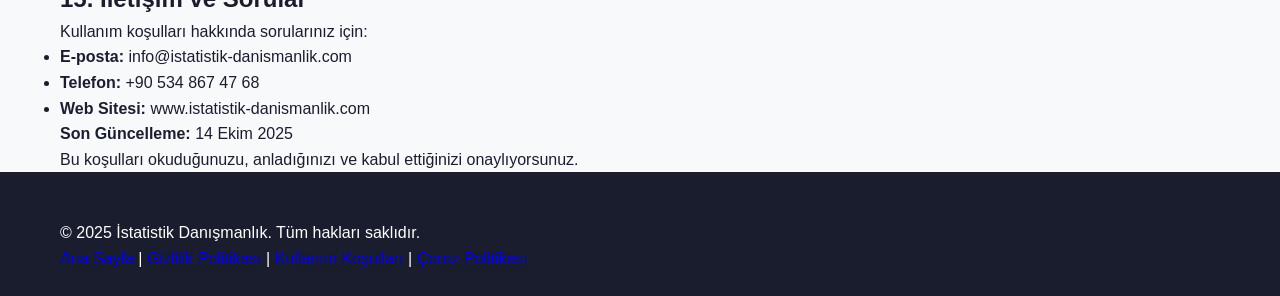
<file: kullanim-kosullari.html>
<!DOCTYPE html>
<html lang="tr">
<head>
    <meta charset="UTF-8">
    <meta name="viewport" content="width=device-width, initial-scale=1.0">
    <meta name="robots" content="noindex, nofollow">
    <title>Kullanım Koşulları - İstatistik Danışmanlık</title>
    <link rel="stylesheet" href="https://cdnjs.cloudflare.com/ajax/libs/font-awesome/6.4.0/css/all.min.css">
    <link rel="stylesheet" href="style.css">
</head>
<body>
    <header>
        <div class="container">
            <a href="index.html" class="logo">
                <i class="fas fa-chart-line"></i>
                İstatistik Danışmanlık
            </a>
        </div>
    </header>

    <div class="container">
        <div class="content">
            <h1>Kullanım Koşulları ve Hizmet Sözleşmesi</h1>
            <p class="last-updated"><i class="far fa-calendar"></i> Son Güncelleme: 14 Ekim 2025</p>

            <div class="highlight-box">
                <p>Bu kullanım koşulları, İstatistik Danışmanlık web sitesini kullanarak ve hizmetlerimizden faydalanarak kabul etmiş sayılırsınız. Lütfen dikkatle okuyunuz.</p>
            </div>

            <h2>1. Genel Hükümler</h2>
            
            <h3>1.1. Tanımlar</h3>
            <ul>
                <li><strong>Hizmet Sağlayıcı:</strong> İstatistik Danışmanlık</li>
                <li><strong>Müşteri:</strong> Hizmetlerimizden yararlanan gerçek veya tüzel kişiler</li>
                <li><strong>Web Sitesi:</strong> istatistik-danismanlik.com domain adresi</li>
                <li><strong>Hizmetler:</strong> İstatistiksel analiz, danışmanlık ve veri analizi hizmetleri</li>
            </ul>

            <h3>1.2. Kapsam</h3>
            <p>Bu sözleşme, web sitemizi ziyaret eden ve hizmetlerimizden faydalanan tüm kullanıcılar için geçerlidir. Web sitemizi kullanarak bu koşulları kabul etmiş sayılırsınız.</p>

            <h2>2. Hizmet Kapsamı</h2>
            
            <h3>2.1. Sunulan Hizmetler</h3>
            <p>İstatistik Danışmanlık aşağıdaki hizmetleri sunmaktadır:</p>
            <ul>
                <li>Tez istatistik danışmanlığı (yüksek lisans ve doktora)</li>
                <li>Nicel veri analizi (SPSS, R, Python, AMOS, Jamovi, Stata)</li>
                <li>Nitel veri analizi</li>
                <li>Biyoistatistik danışmanlığı</li>
                <li>Yapısal Eşitlik Modellemesi (YEM)</li>
                <li>İleri düzey istatistiksel programlama</li>
                <li>Akademik danışmanlık ve mentorluk</li>
            </ul>

            <h3>2.2. Hizmet Süreci</h3>
            <ol>
                <li><strong>İlk Görüşme:</strong> Ücretsiz ön değerlendirme</li>
                <li><strong>Teklif:</strong> Detaylı fiyat teklifi ve çalışma planı</li>
                <li><strong>Sözleşme:</strong> Hizmet kapsamının belirlenmesi</li>
                <li><strong>Ödeme:</strong> %50 peşin, %50 teslimde</li>
                <li><strong>Analiz:</strong> İstatistiksel analizlerin yapılması</li>
                <li><strong>Teslim:</strong> Rapor ve çıktıların iletilmesi</li>
                <li><strong>Revizyon:</strong> 1 kez ücretsiz revizyon hakkı</li>
            </ol>

            <h2>3. Ücretlendirme ve Ödeme</h2>
            
            <h3>3.1. Fiyatlandırma</h3>
            <p>Hizmet ücretleri aşağıdaki kriterlere göre belirlenir:</p>
            <ul>
                <li>Analiz karmaşıklığı</li>
                <li>Veri boyutu</li>
                <li>Kullanılacak yöntemler</li>
                <li>Teslim süresi</li>
                <li>Revizyon ihtiyacı</li>
            </ul>

            <h3>3.2. Ödeme Koşulları</h3>
            <ul>
                <li>%50 peşin ödeme (sözleşme imzalandıktan sonra)</li>
                <li>%50 kalan ödeme (çalışma teslim edilmeden önce)</li>
                <li>Ödeme yöntemleri: Banka havalesi/EFT</li>
                <li>Faturalı çalışma yapılmaktadır</li>
            </ul>

            <h3>3.3. İptal ve İade Koşulları</h3>
            <ul>
                <li>Çalışmaya başlanmadan önce yapılan iptallerde %100 iade</li>
                <li>Çalışma başladıktan sonraki iptallerde peşin ödeme iade edilmez</li>
                <li>Teslim edilen çalışmanın sözleşmeye uygun olmaması durumunda ücretsiz düzeltme yapılır</li>
                <li>14 gün içinde cayma hakkı (Mesafeli Satış Sözleşmeleri Yönetmeliği gereği)</li>
            </ul>

            <h2>4. Müşteri Yükümlülükleri</h2>
            
            <h3>4.1. Veri ve Bilgi Sağlama</h3>
            <p>Müşteri aşağıdaki yükümlülükleri yerine getirmelidir:</p>
            <ul>
                <li>Doğru ve eksiksiz veri sağlama</li>
                <li>Araştırma hedeflerini net bir şekilde açıklama</li>
                <li>Gerekli dokümantasyonu zamanında iletme</li>
                <li>Veri toplama yöntemlerini açıklama</li>
                <li>Telif hakkı ve etik izinlerin alınmış olması</li>
            </ul>

            <h3>4.2. Gizlilik ve Etik</h3>
            <ul>
                <li>Müşteri, sağladığı verilerin yasal yollarla elde edildiğini beyan eder</li>
                <li>Etik kurul onayı gereken çalışmalarda onay belgesini ibraz eder</li>
                <li>Üçüncü kişilerin haklarını ihlal etmediğini taahhüt eder</li>
            </ul>

            <h2>5. Hizmet Sağlayıcı Yükümlülükleri</h2>
            
            <h3>5.1. Hizmet Kalitesi</h3>
            <p>İstatistik Danışmanlık aşağıdaki standartları sağlamayı taahhüt eder:</p>
            <ul>
                <li>Profesyonel ve akademik standartlarda hizmet</li>
                <li>Doğru ve güvenilir analiz sonuçları</li>
                <li>Detaylı ve anlaşılır raporlama</li>
                <li>Zamanında teslimat</li>
                <li>Gizlilik ve güvenlik önlemleri</li>
            </ul>

            <h3>5.2. Gizlilik Taahhüdü</h3>
            <ul>
                <li>Müşteri verilerinin gizliliğinin korunması</li>
                <li>Verilerin üçüncü kişilerle paylaşılmaması</li>
                <li>Proje bitiminde verilerin güvenli şekilde silinmesi (talep halinde)</li>
                <li>KVKK ve ilgili mevzuata tam uyum</li>
            </ul>

            <h3>5.3. Telif Hakları</h3>
            <ul>
                <li>Analiz raporları müşteriye aittir</li>
                <li>Müşteri, raporları akademik çalışmalarında kullanabilir</li>
                <li>Hizmet sağlayıcı, anonim örnek çalışma olarak portföyünde kullanabilir</li>
            </ul>

            <h2>6. Teslimat ve Revizyon</h2>
            
            <h3>6.1. Teslimat Süresi</h3>
            <p>Teslimat süresi proje kapsamına göre belirlenir ve sözleşmede belirtilir. Ortalama süreler:</p>
            <ul>
                <li>Basit analizler: 3-5 iş günü</li>
                <li>Orta düzey analizler: 7-10 iş günü</li>
                <li>Karmaşık analizler (YEM, ileri düzey): 10-15 iş günü</li>
            </ul>

            <h3>6.2. Revizyon Hakkı</h3>
            <ul>
                <li>Her proje için 1 kez ücretsiz revizyon hakkı tanınır</li>
                <li>Revizyon talebi teslimden sonraki 7 gün içinde yapılmalıdır</li>
                <li>Revizyon, orijinal proje kapsamıyla sınırlıdır</li>
                <li>Kapsam dışı değişiklikler için ek ücret talep edilebilir</li>
            </ul>

            <h3>6.3. Ek Hizmetler</h3>
            <p>Aşağıdaki durumlar ek ücrete tabidir:</p>
            <ul>
                <li>İkinci ve sonraki revizyonlar</li>
                <li>Kapsam dışı yeni analizler</li>
                <li>Acil teslimat talepleri</li>
                <li>Ek danışmanlık görüşmeleri</li>
            </ul>

            <h2>7. Sorumluluk Sınırlamaları</h2>
            
            <h3>7.1. Hizmet Sağlayıcı Sorumluluğu</h3>
            <p>İstatistik Danışmanlık aşağıdaki durumlardan sorumlu değildir:</p>
            <ul>
                <li>Müşteri tarafından sağlanan hatalı veya eksik verilerden kaynaklanan sorunlar</li>
                <li>Müşterinin araştırma tasarımındaki metodolojik hatalar</li>
                <li>Tez jürileri veya editörlerin subjektif değerlendirmeleri</li>
                <li>Akademik kurumların özel gereksinimleri</li>
                <li>Yayın süreçlerindeki reddedilmeler</li>
            </ul>

            <h3>7.2. Garanti Kapsamı</h3>
            <ul>
                <li>İstatistiksel analizlerin metodolojik doğruluğu garanti edilir</li>
                <li>Hesaplamaların matematiksel doğruluğu garanti edilir</li>
                <li>Raporlamanın akademik standartlara uygunluğu garanti edilir</li>
            </ul>

            <div class="warning-box">
                <p><strong>Önemli Not:</strong> İstatistiksel analiz hizmeti, akademik başarıyı veya yayın kabulünü garanti etmez. Hizmetimiz, doğru istatistiksel yöntemlerin uygulanmasını ve sonuçların raporlanmasını kapsar.</p>
            </div>

            <h2>8. Fikri Mülkiyet Hakları</h2>
            
            <h3>8.1. Müşteri Hakları</h3>
            <ul>
                <li>Analiz raporları ve çıktılar müşteriye aittir</li>
                <li>Müşteri, çalışmayı tezinde, makalesinde veya projesinde kullanabilir</li>
                <li>Müşteri, teşekkür bölümünde hizmet alındığını belirtebilir (zorunlu değil)</li>
            </ul>

            <h3>8.2. Hizmet Sağlayıcı Hakları</h3>
            <ul>
                <li>Kullanılan analiz metodolojisi ve script kodları hizmet sağlayıcıya aittir</li>
                <li>Anonim örnek çalışmalar portföyde kullanılabilir</li>
                <li>Web sitesindeki tüm içerik telif hakkı koruması altındadır</li>
            </ul>

            <h2>9. Gizlilik ve Veri Güvenliği</h2>
            
            <h3>9.1. Veri Koruma</h3>
            <ul>
                <li>Tüm müşteri verileri şifreli olarak saklanır</li>
                <li>Veriler güvenli sunucularda muhafaza edilir</li>
                <li>Yetkisiz erişime karşı önlemler alınmıştır</li>
                <li>Proje bitiminde veriler talep üzerine silinir</li>
            </ul>

            <h3>9.2. Gizlilik Sözleşmesi</h3>
            <p>Talep edilmesi durumunda ayrı bir gizlilik sözleşmesi (NDA) imzalanabilir.</p>

            <h2>10. Uyuşmazlık Çözümü</h2>
            
            <h3>10.1. İletişim</h3>
            <p>Herhangi bir sorun veya şikayet durumunda öncelikle iletişime geçilmelidir:</p>
            <ul>
                <li><strong>E-posta:</strong> info@istatistik-danismanlik.com</li>
                <li><strong>Telefon:</strong> +90 534 867 47 68</li>
                <li><strong>Yanıt Süresi:</strong> En geç 48 saat</li>
            </ul>

            <h3>10.2. Alternatif Çözüm</h3>
            <p>Anlaşmazlık durumunda:</p>
            <ul>
                <li>Önce dostane çözüm yolları aranır</li>
                <li>Gerekirse arabuluculuk yoluna gidilebilir</li>
                <li>Tüketici Hakem Heyetlerine başvurulabilir</li>
            </ul>

            <h3>10.3. Yetkili Mahkeme</h3>
            <p>Anlaşmazlıkların çözümünde İstanbul Mahkemeleri ve İcra Daireleri yetkilidir.</p>

            <h2>11. Mesafeli Satış Sözleşmesi</h2>
            
            <h3>11.1. Cayma Hakkı</h3>
            <p>6502 sayılı Tüketicinin Korunması Hakkında Kanun gereğince:</p>
            <ul>
                <li>Sözleşme tarihinden itibaren 14 gün içinde cayma hakkı vardır</li>
                <li>Cayma hakkı dilekçe ile kullanılmalıdır</li>
                <li>Çalışmaya başlanmamışsa ödenen tutar 14 gün içinde iade edilir</li>
                <li>Hizmetin ifasına başlandıysa cayma hakkı düşer</li>
            </ul>

            <h3>11.2. Cayma Hakkı İstisnası</h3>
            <p>Aşağıdaki durumlarda cayma hakkı kullanılamaz:</p>
            <ul>
                <li>Müşterinin talebi üzerine hizmet ifasına başlanmışsa</li>
                <li>Teslim edilen dijital içerik kullanılmaya başlanmışsa</li>
                <li>Müşteriye özel hazırlanan kişiselleştirilmiş hizmetler</li>
            </ul>

            <h2>12. Kullanım Kuralları</h2>
            
            <h3>12.1. Yasak Faaliyetler</h3>
            <p>Web sitesini kullanırken aşağıdaki faaliyetler yasaktır:</p>
            <ul>
                <li>Sisteme zarar verecek yazılımlar kullanmak</li>
                <li>Başkalarının hesaplarına yetkisiz erişim</li>
                <li>Spam veya zararlı içerik göndermek</li>
                <li>Telif haklarını ihlal etmek</li>
                <li>Yanıltıcı bilgi vermek</li>
            </ul>

            <h3>12.2. Hesap Güvenliği</h3>
            <ul>
                <li>Kullanıcılar kendi hesap güvenliğinden sorumludur</li>
                <li>Şifrelerin gizli tutulması gerekir</li>
                <li>Şüpheli durumlarda derhal bildirim yapılmalıdır</li>
            </ul>

            <h2>13. Değişiklikler ve Güncellemeler</h2>
            
            <h3>13.1. Koşullarda Değişiklik</h3>
            <p>İstatistik Danışmanlık, kullanım koşullarını önceden bildirimde bulunarak değiştirme hakkını saklı tutar. Değişiklikler:</p>
            <ul>
                <li>Web sitesinde yayınlanır</li>
                <li>E-posta ile bildirilir (kayıtlı kullanıcılara)</li>
                <li>Yayın tarihinden itibaren geçerlidir</li>
            </ul>

            <h3>13.2. Devam Eden Sözleşmeler</h3>
            <p>Yürürlükteki sözleşmeler, imza tarihindeki koşullara tabidir. Yeni koşullar, yeni sözleşmeler için geçerlidir.</p>

            <h2>14. Yürürlük</h2>
            <p>Bu kullanım koşulları, web sitesini ziyaret ettiğiniz veya hizmetlerimizden yararlandığınız andan itibaren yürürlüğe girer ve bağlayıcıdır.</p>

            <h2>15. İletişim ve Sorular</h2>
            <p>Kullanım koşulları hakkında sorularınız için:</p>
            <ul>
                <li><strong>E-posta:</strong> info@istatistik-danismanlik.com</li>
                <li><strong>Telefon:</strong> +90 534 867 47 68</li>
                <li><strong>Web Sitesi:</strong> www.istatistik-danismanlik.com</li>
            </ul>

            <div class="highlight-box">
                <p><strong>Son Güncelleme:</strong> 14 Ekim 2025<br>
                Bu koşulları okuduğunuzu, anladığınızı ve kabul ettiğinizi onaylıyorsunuz.</p>
            </div>
        </div>
    </div>

    <footer>
        <div class="container">
            <p>&copy; 2025 İstatistik Danışmanlık. Tüm hakları saklıdır.</p>
            <p><a href="index.html">Ana Sayfa</a> | <a href="gizlilik-politikasi.html">Gizlilik Politikası</a> | <a href="kullanim-kosullari.html">Kullanım Koşulları</a> | <a href="cerez-politikasi.html">Çerez Politikası</a></p>
        </div>
    </footer>
</body>
</html>
</file>
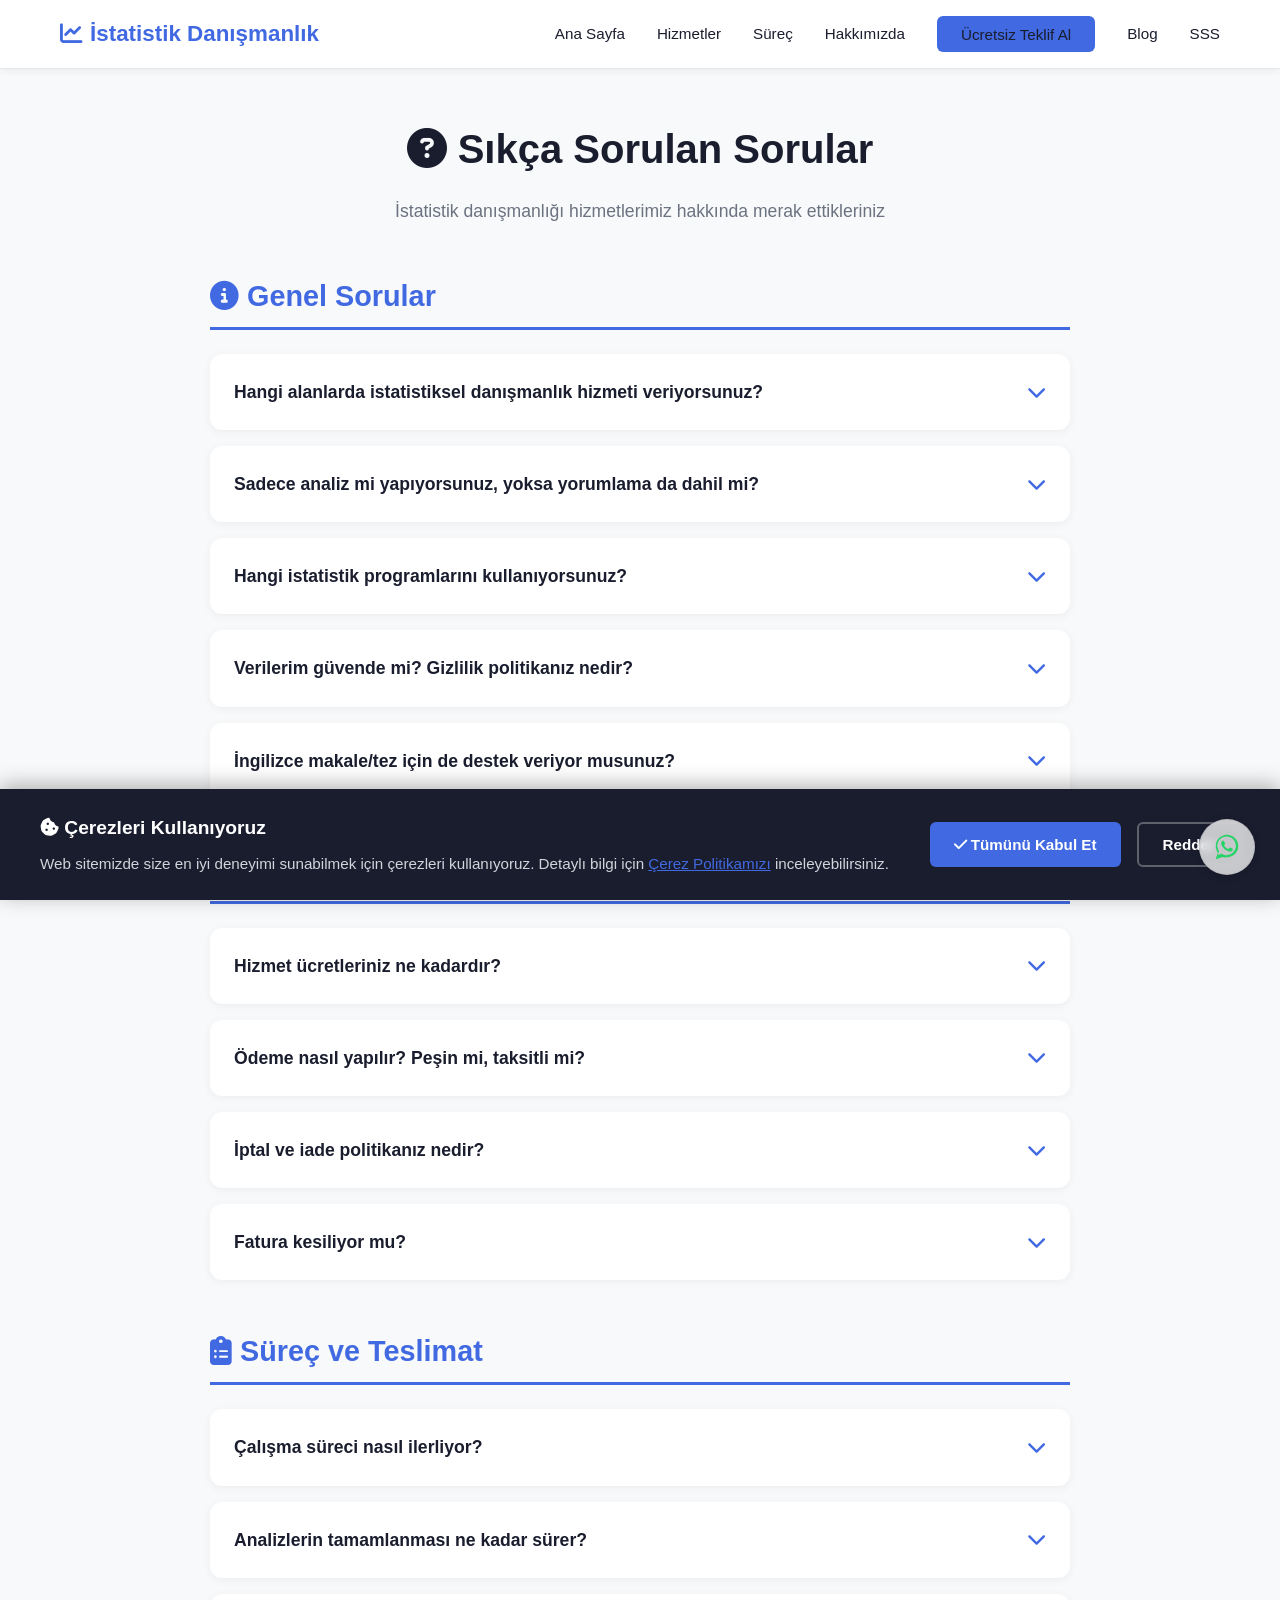
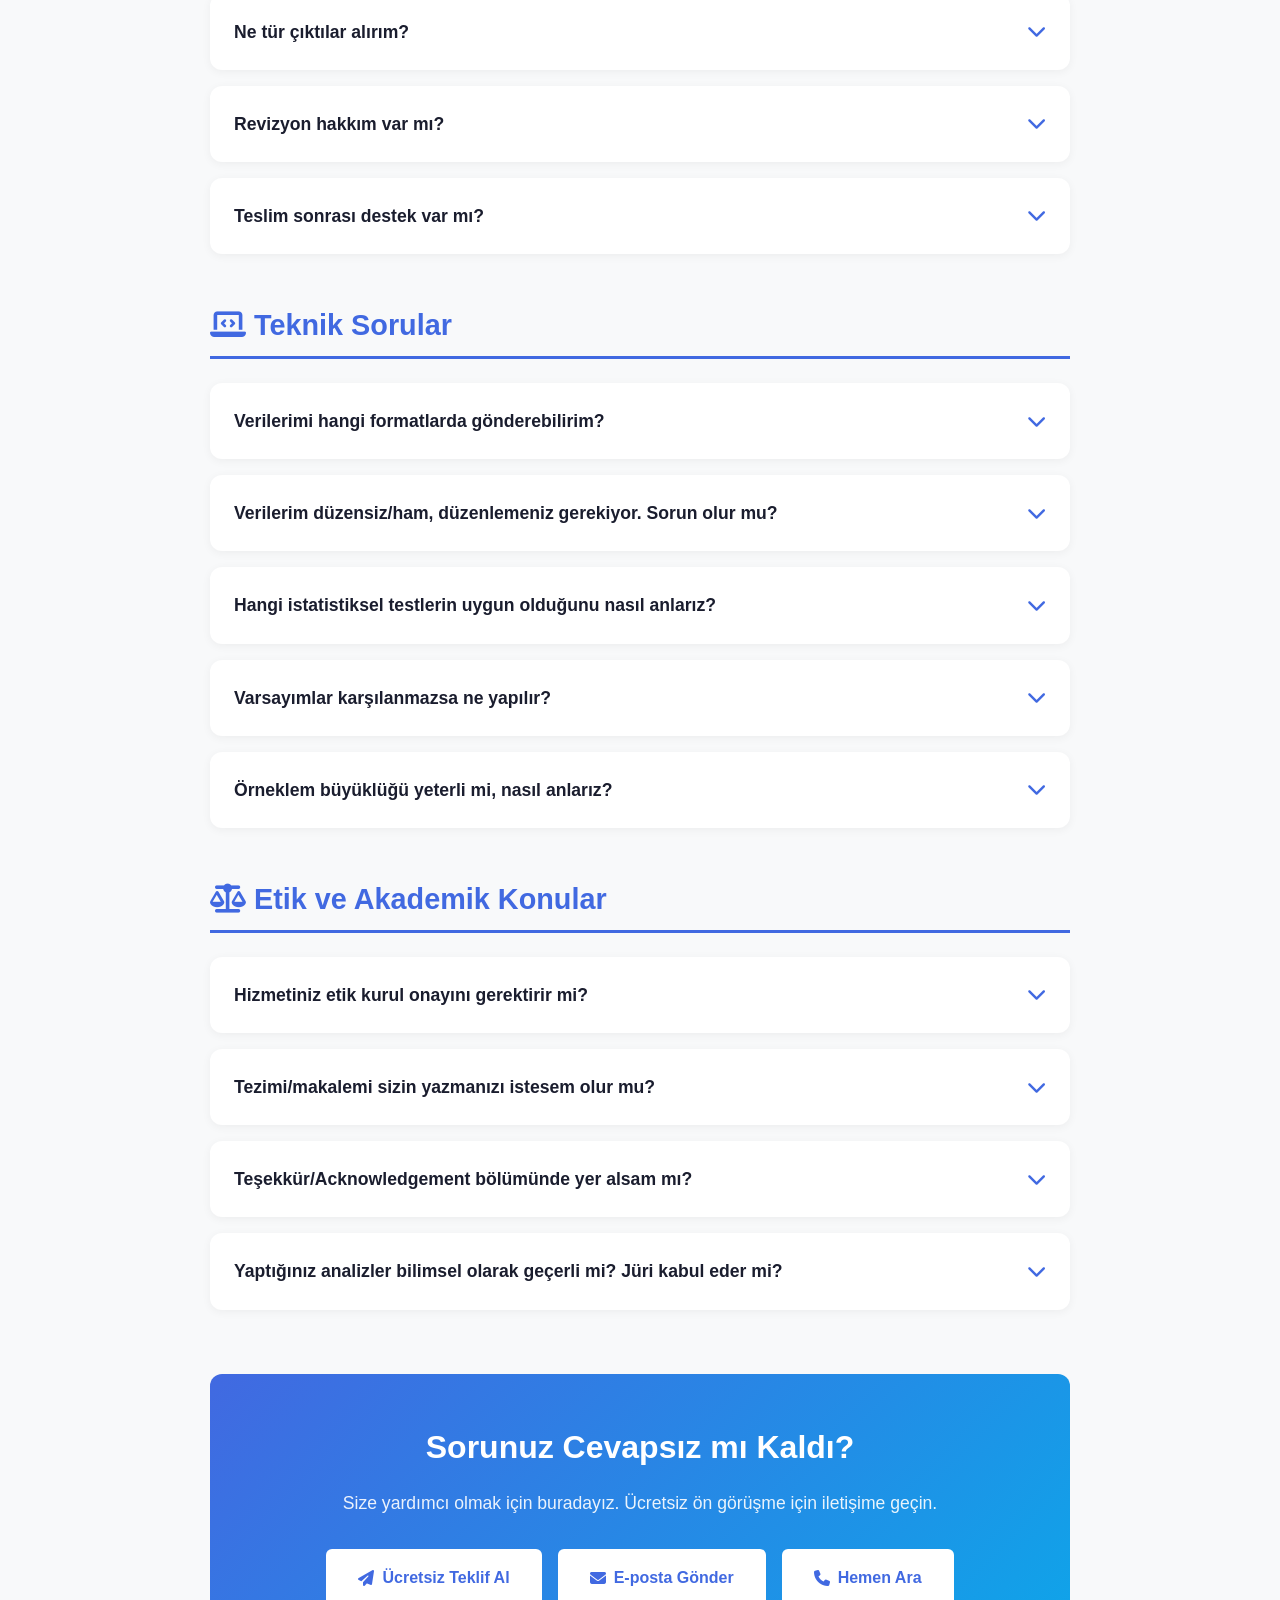
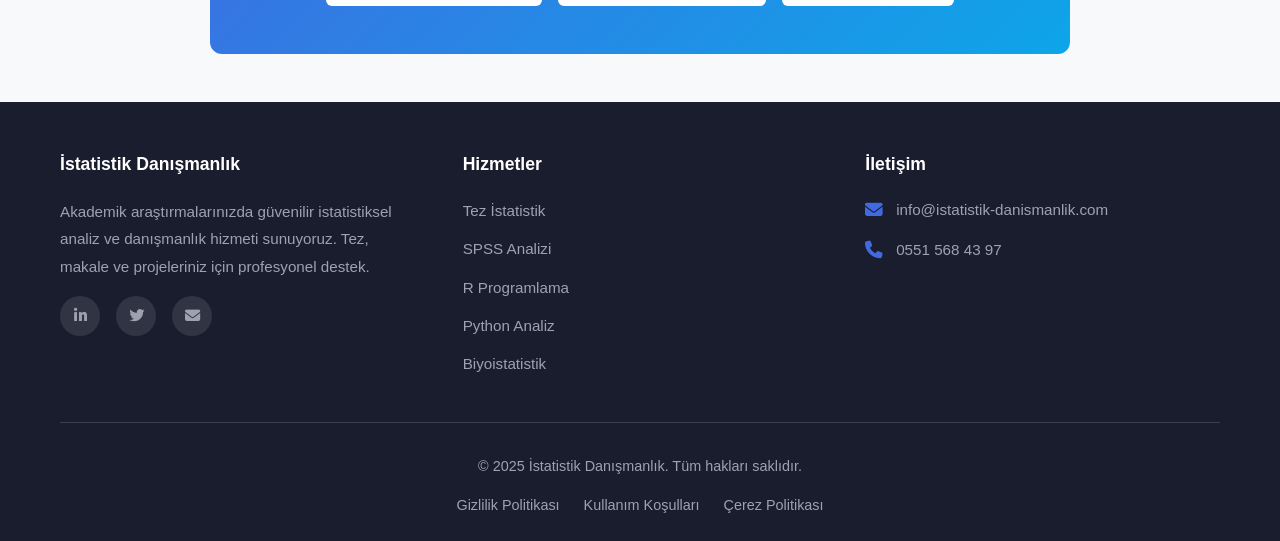
<file: sss.html>
<!DOCTYPE html>
<html lang="tr">
<head>
    <meta charset="UTF-8">
    <meta name="viewport" content="width=device-width, initial-scale=1.0">
    <title>Sıkça Sorulan Sorular (SSS) - İstatistik Danışmanlık</title>
    <meta name="description" content="İstatistik danışmanlığı hizmetlerimiz hakkında sıkça sorulan sorular ve cevapları. Fiyatlandırma, süreç, SPSS analizi ve daha fazlası.">

    <!-- Canonical URL -->
    <link rel="canonical" href="https://istatistik-danismanlik.com/sss.html">

    <!-- Open Graph / Facebook -->
    <meta property="og:type" content="website">
    <meta property="og:url" content="https://istatistik-danismanlik.com/sss.html">
    <meta property="og:title" content="Sıkça Sorulan Sorular - İstatistik Danışmanlık">
    <meta property="og:description" content="İstatistik danışmanlığı hizmetlerimiz hakkında sıkça sorulan sorular ve cevapları.">
    <meta property="og:image" content="https://istatistik-danismanlik.com/og-image.jpg">

    <!-- Twitter Card -->
    <meta property="twitter:card" content="summary_large_image">
    <meta property="twitter:url" content="https://istatistik-danismanlik.com/sss.html">
    <meta property="twitter:title" content="Sıkça Sorulan Sorular - İstatistik Danışmanlık">
    <meta property="twitter:description" content="İstatistik danışmanlığı hizmetlerimiz hakkında sıkça sorulan sorular ve cevapları.">
    <meta property="twitter:image" content="https://istatistik-danismanlik.com/og-image.jpg">

    <!-- Google Analytics -->
    <script async src="https://www.googletagmanager.com/gtag/js?id=G-90RQCKY6W9"></script>
    <script>
      window.dataLayer = window.dataLayer || [];
      function gtag(){dataLayer.push(arguments);}
      gtag('consent', 'default', {
        'ad_storage': 'denied',
        'ad_user_data': 'denied',
        'ad_personalization': 'denied',
        'analytics_storage': 'denied'
      });
      gtag('js', new Date());
      gtag('config', 'G-90RQCKY6W9');
      gtag('config', 'AW-17613183233');
    </script>

    <link rel="stylesheet" href="https://cdnjs.cloudflare.com/ajax/libs/font-awesome/6.4.0/css/all.min.css">
    <link rel="stylesheet" href="style.css">
    <style>
        .faq-container {
            max-width: 900px;
            margin: 0 auto;
            padding: 3rem 20px;
        }
        .faq-header {
            text-align: center;
            margin-bottom: 3rem;
        }
        .faq-header h1 {
            font-size: 2.5rem;
            color: var(--dark);
            margin-bottom: 1rem;
        }
        .faq-header p {
            font-size: 1.1rem;
            color: var(--gray);
        }
        .faq-categories {
            display: flex;
            flex-wrap: wrap;
            gap: 1rem;
            justify-content: center;
            margin-bottom: 3rem;
        }
        .category-btn {
            padding: 0.7rem 1.5rem;
            background: var(--light);
            border: 2px solid transparent;
            border-radius: 25px;
            color: var(--dark);
            cursor: pointer;
            transition: all 0.3s;
            font-weight: 500;
        }
        .category-btn:hover,
        .category-btn.active {
            background: var(--primary);
            color: white;
            border-color: var(--primary);
        }
        .faq-section {
            margin-bottom: 3rem;
        }
        .faq-section-title {
            font-size: 1.8rem;
            color: var(--primary);
            margin-bottom: 1.5rem;
            padding-bottom: 0.5rem;
            border-bottom: 3px solid var(--primary);
        }
        .faq-item {
            background: white;
            border-radius: 12px;
            margin-bottom: 1rem;
            box-shadow: 0 2px 10px rgba(0,0,0,0.05);
            overflow: hidden;
            transition: all 0.3s;
        }
        .faq-item:hover {
            box-shadow: 0 4px 20px rgba(65, 105, 225, 0.15);
        }
        .faq-question {
            padding: 1.5rem;
            cursor: pointer;
            display: flex;
            justify-content: space-between;
            align-items: center;
            user-select: none;
        }
        .faq-question h3 {
            font-size: 1.1rem;
            color: var(--dark);
            font-weight: 600;
            margin: 0;
            flex: 1;
        }
        .faq-question i {
            color: var(--primary);
            font-size: 1.2rem;
            transition: transform 0.3s;
        }
        .faq-item.active .faq-question i {
            transform: rotate(180deg);
        }
        .faq-answer {
            max-height: 0;
            overflow: hidden;
            transition: max-height 0.3s ease-out;
        }
        .faq-answer-content {
            padding: 0 1.5rem 1.5rem;
            color: var(--gray);
            line-height: 1.8;
        }
        .faq-answer-content ul {
            margin: 1rem 0;
            padding-left: 1.5rem;
        }
        .faq-answer-content li {
            margin-bottom: 0.5rem;
        }
        .faq-answer-content strong {
            color: var(--dark);
        }
        .faq-cta {
            background: linear-gradient(135deg, var(--primary), var(--secondary));
            color: white;
            padding: 3rem;
            border-radius: 12px;
            text-align: center;
            margin-top: 4rem;
        }
        .faq-cta h2 {
            font-size: 2rem;
            margin-bottom: 1rem;
        }
        .faq-cta p {
            font-size: 1.1rem;
            margin-bottom: 2rem;
            opacity: 0.9;
        }
        .faq-cta-buttons {
            display: flex;
            gap: 1rem;
            justify-content: center;
            flex-wrap: wrap;
        }
        .faq-cta-btn {
            padding: 1rem 2rem;
            background: white;
            color: var(--primary);
            border: none;
            border-radius: 6px;
            font-weight: 600;
            cursor: pointer;
            text-decoration: none;
            display: inline-flex;
            align-items: center;
            gap: 0.5rem;
            transition: all 0.3s;
        }
        .faq-cta-btn:hover {
            transform: translateY(-2px);
            box-shadow: 0 6px 20px rgba(0,0,0,0.2);
        }
        @media (max-width: 768px) {
            .faq-header h1 {
                font-size: 2rem;
            }
            .faq-section-title {
                font-size: 1.5rem;
            }
            .faq-cta {
                padding: 2rem 1.5rem;
            }
            .faq-cta h2 {
                font-size: 1.5rem;
            }
        }
    </style>
</head>
<body>
    <!-- Header -->
    <header>
        <nav class="container">
            <a href="index.html" class="logo">
                <i class="fas fa-chart-line"></i>
                İstatistik Danışmanlık
            </a>
            <button class="mobile-menu-toggle" aria-label="Menü">
                <i class="fas fa-bars"></i>
            </button>
            <ul class="nav-links">
                <li><a href="index.html">Ana Sayfa</a></li>
                <li><a href="index.html#hizmetler">Hizmetler</a></li>
                <li><a href="index.html#surec">Süreç</a></li>
                <li><a href="hakkimda.html">Hakkımızda</a></li>
                <li><a href="index.html#teklif-al" class="nav-cta">Ücretsiz Teklif Al</a></li>
                <li><a href="blog.html">Blog</a></li>
                <li><a href="sss.html">SSS</a></li>
            </ul>
        </nav>
    </header>

    <main>
        <div class="faq-container container">
            <div class="faq-header">
                <h1><i class="fas fa-question-circle"></i> Sıkça Sorulan Sorular</h1>
                <p>İstatistik danışmanlığı hizmetlerimiz hakkında merak ettikleriniz</p>
            </div>

            <!-- Genel Sorular -->
            <div class="faq-section" id="genel">
                <h2 class="faq-section-title"><i class="fas fa-info-circle"></i> Genel Sorular</h2>

                <div class="faq-item">
                    <div class="faq-question">
                        <h3>Hangi alanlarda istatistiksel danışmanlık hizmeti veriyorsunuz?</h3>
                        <i class="fas fa-chevron-down"></i>
                    </div>
                    <div class="faq-answer">
                        <div class="faq-answer-content">
                            <p>Geniş bir yelpazede hizmet sunuyoruz:</p>
                            <ul>
                                <li><strong>Tez İstatistik:</strong> Yüksek lisans ve doktora tezleri</li>
                                <li><strong>Nicel Veri Analizi:</strong> SPSS, R, Python, AMOS, Jamovi</li>
                                <li><strong>Nitel Veri Analizi:</strong> İçerik analizi, tematik analiz</li>
                                <li><strong>Biyoistatistik:</strong> Klinik çalışmalar, sağlık bilimleri</li>
                                <li><strong>İleri Düzey Analiz:</strong> YEM, makine öğrenmesi, zaman serisi</li>
                            </ul>
                            <p>Psikoloji, eğitim, sağlık, spor, sosyal bilimler ve mühendislik alanlarında uzmanız.</p>
                        </div>
                    </div>
                </div>

                <div class="faq-item">
                    <div class="faq-question">
                        <h3>Sadece analiz mi yapıyorsunuz, yoksa yorumlama da dahil mi?</h3>
                        <i class="fas fa-chevron-down"></i>
                    </div>
                    <div class="faq-answer">
                        <div class="faq-answer-content">
                            <p>Kapsamlı bir hizmet sunuyoruz:</p>
                            <ul>
                                <li>İstatistiksel analizlerin yapılması</li>
                                <li>Sonuçların akademik dilde yorumlanması</li>
                                <li>Tabloların ve grafiklerin hazırlanması</li>
                                <li>APA formatında raporlama</li>
                                <li>Bulgular bölümünün yazılması (isteğe bağlı)</li>
                                <li>Sonuçların tez/makale danışmanınıza sunumu</li>
                            </ul>
                            <p>Sadece sayıları vermekle kalmaz, anlamlandırmasına yardımcı oluruz.</p>
                        </div>
                    </div>
                </div>

                <div class="faq-item">
                    <div class="faq-question">
                        <h3>Hangi istatistik programlarını kullanıyorsunuz?</h3>
                        <i class="fas fa-chevron-down"></i>
                    </div>
                    <div class="faq-answer">
                        <div class="faq-answer-content">
                            <p>Profesyonel düzeyde kullandığımız programlar:</p>
                            <ul>
                                <li><strong>SPSS:</strong> En yaygın kullanılan, tez jürilerinin tercihi</li>
                                <li><strong>R:</strong> İleri düzey analizler, grafik ve raporlama</li>
                                <li><strong>Python:</strong> Makine öğrenmesi, büyük veri analizi</li>
                                <li><strong>AMOS:</strong> Yapısal Eşitlik Modellemesi (YEM)</li>
                                <li><strong>Jamovi:</strong> Kullanıcı dostu, modern arayüz</li>
                                <li><strong>Stata:</strong> Ekonometri ve panel veri analizi</li>
                            </ul>
                            <p>İhtiyacınıza göre en uygun programı seçiyoruz.</p>
                        </div>
                    </div>
                </div>

                <div class="faq-item">
                    <div class="faq-question">
                        <h3>Verilerim güvende mi? Gizlilik politikanız nedir?</h3>
                        <i class="fas fa-chevron-down"></i>
                    </div>
                    <div class="faq-answer">
                        <div class="faq-answer-content">
                            <p>Verilerinizin güvenliği bizim için önceliktir:</p>
                            <ul>
                                <li>Tüm veriler şifreli olarak saklanır</li>
                                <li>Üçüncü kişilerle asla paylaşılmaz</li>
                                <li>Proje tamamlandıktan sonra veriler silinir (isteğe bağlı)</li>
                                <li>Gizlilik sözleşmesi (NDA) imzalanabilir</li>
                                <li>KVKK ve GDPR uyumlu çalışırız</li>
                            </ul>
                            <p>Detaylı bilgi için <a href="gizlilik-politikasi.html" style="color: var(--primary);">Gizlilik Politikamızı</a> inceleyebilirsiniz.</p>
                        </div>
                    </div>
                </div>

                <div class="faq-item">
                    <div class="faq-question">
                        <h3>İngilizce makale/tez için de destek veriyor musunuz?</h3>
                        <i class="fas fa-chevron-down"></i>
                    </div>
                    <div class="faq-answer">
                        <div class="faq-answer-content">
                            <p>Evet, İngilizce akademik çalışmalar için de hizmet veriyoruz:</p>
                            <ul>
                                <li>İngilizce raporlama (APA 7th edition)</li>
                                <li>Uluslararası dergi standartlarında tablo/grafik</li>
                                <li>SPSS output'ları İngilizce</li>
                                <li>Bulgular bölümü akademik İngilizce ile</li>
                            </ul>
                            <p>Q1/Q2 dergilerde yayınlanmış çalışmalarımız bulunmaktadır.</p>
                        </div>
                    </div>
                </div>
            </div>

            <!-- Fiyatlandırma ve Ödeme -->
            <div class="faq-section" id="fiyatlandirma">
                <h2 class="faq-section-title"><i class="fas fa-money-bill-wave"></i> Fiyatlandırma ve Ödeme</h2>

                <div class="faq-item">
                    <div class="faq-question">
                        <h3>Hizmet ücretleriniz ne kadardır?</h3>
                        <i class="fas fa-chevron-down"></i>
                    </div>
                    <div class="faq-answer">
                        <div class="faq-answer-content">
                            <p>Fiyatlandırma aşağıdaki faktörlere göre belirlenir:</p>
                            <ul>
                                <li><strong>Analiz karmaşıklığı:</strong> Basit tanımlayıcı istatistikler mi, yoksa YEM gibi ileri analizler mi?</li>
                                <li><strong>Veri boyutu:</strong> Örneklem sayısı ve değişken sayısı</li>
                                <li><strong>Kullanılacak yöntemler:</strong> Tek bir test mi, yoksa çoklu analiz mi?</li>
                                <li><strong>Teslim süresi:</strong> Acil işler için ek ücret uygulanır</li>
                                <li><strong>Ek hizmetler:</strong> Yorumlama, bulgular yazımı, sunum hazırlama</li>
                            </ul>
                            <p><strong>Ücretsiz ön görüşme yapıyoruz.</strong> Projenizi inceledikten sonra net fiyat teklifi sunuyoruz.</p>
                            <p><a href="index.html#teklif-al" style="color: var(--primary); font-weight: 600;">Ücretsiz teklif almak için tıklayın →</a></p>
                        </div>
                    </div>
                </div>

                <div class="faq-item">
                    <div class="faq-question">
                        <h3>Ödeme nasıl yapılır? Peşin mi, taksitli mi?</h3>
                        <i class="fas fa-chevron-down"></i>
                    </div>
                    <div class="faq-answer">
                        <div class="faq-answer-content">
                            <p>Standart ödeme şeklimiz:</p>
                            <ul>
                                <li><strong>%50 Peşin:</strong> Sözleşme imzalandıktan sonra</li>
                                <li><strong>%50 Teslimde:</strong> Çalışma tamamlanıp size sunulmadan önce</li>
                            </ul>
                            <p><strong>Ödeme yöntemleri:</strong></p>
                            <ul>
                                <li>Banka havalesi / EFT</li>
                                <li>Faturalı çalışma (kurumsal müşteriler için)</li>
                            </ul>
                            <p><strong>Not:</strong> Öğrenciler için özel ödeme planları oluşturulabilir.</p>
                        </div>
                    </div>
                </div>

                <div class="faq-item">
                    <div class="faq-question">
                        <h3>İptal ve iade politikanız nedir?</h3>
                        <i class="fas fa-chevron-down"></i>
                    </div>
                    <div class="faq-answer">
                        <div class="faq-answer-content">
                            <p>Mesafeli Satış Sözleşmeleri Yönetmeliği kapsamında:</p>
                            <ul>
                                <li><strong>Çalışma başlamadan:</strong> %100 iade</li>
                                <li><strong>Çalışma başladıktan sonra:</strong> Peşin ödeme iade edilmez (yapılan işe göre kısmi iade değerlendirilebilir)</li>
                                <li><strong>14 gün cayma hakkı:</strong> Yasal süre içinde cayma hakkınız vardır</li>
                                <li><strong>Sözleşmeye uygun olmayan teslimat:</strong> Ücretsiz düzeltme veya tam iade</li>
                            </ul>
                            <p>Detaylar için <a href="kullanim-kosullari.html" style="color: var(--primary);">Kullanım Koşullarımızı</a> inceleyebilirsiniz.</p>
                        </div>
                    </div>
                </div>

                <div class="faq-item">
                    <div class="faq-question">
                        <h3>Fatura kesiliyor mu?</h3>
                        <i class="fas fa-chevron-down"></i>
                    </div>
                    <div class="faq-answer">
                        <div class="faq-answer-content">
                            <p>Evet, tüm hizmetlerimiz için fatura düzenlenmektedir.</p>
                            <ul>
                                <li>Bireysel fatura (TC kimlik no ile)</li>
                                <li>Kurumsal fatura (şirket bilgileri ile)</li>
                                <li>E-fatura sistemi mevcuttur</li>
                            </ul>
                        </div>
                    </div>
                </div>
            </div>

            <!-- Süreç ve Teslimat -->
            <div class="faq-section" id="surec">
                <h2 class="faq-section-title"><i class="fas fa-clipboard-list"></i> Süreç ve Teslimat</h2>

                <div class="faq-item">
                    <div class="faq-question">
                        <h3>Çalışma süreci nasıl ilerliyor?</h3>
                        <i class="fas fa-chevron-down"></i>
                    </div>
                    <div class="faq-answer">
                        <div class="faq-answer-content">
                            <p>6 adımlı net sürecimiz:</p>
                            <ol>
                                <li><strong>İlk Görüşme:</strong> Ücretsiz ön değerlendirme, ihtiyaç analizi</li>
                                <li><strong>Veri İnceleme:</strong> Verilerinizi inceliyoruz, analiz planı hazırlıyoruz</li>
                                <li><strong>Teklif ve Sözleşme:</strong> Fiyat teklifi ve çalışma kapsamı belirleniyor</li>
                                <li><strong>Veri Hazırlama:</strong> Veri temizleme, kodlama, eksik veri kontrolü</li>
                                <li><strong>İstatistiksel Analiz:</strong> Belirlenen yöntemlerle analizler yapılıyor</li>
                                <li><strong>Raporlama ve Teslim:</strong> Detaylı rapor, tablolar, yorumlar teslim ediliyor</li>
                            </ol>
                            <p>Her aşamada sizinle iletişim halinde oluyoruz.</p>
                        </div>
                    </div>
                </div>

                <div class="faq-item">
                    <div class="faq-question">
                        <h3>Analizlerin tamamlanması ne kadar sürer?</h3>
                        <i class="fas fa-chevron-down"></i>
                    </div>
                    <div class="faq-answer">
                        <div class="faq-answer-content">
                            <p>Süre, proje karmaşıklığına göre değişir:</p>
                            <ul>
                                <li><strong>Basit analizler:</strong> 3-5 iş günü (tanımlayıcı istatistikler, t-testi)</li>
                                <li><strong>Orta düzey:</strong> 5-10 iş günü (ANOVA, regresyon, faktör analizi)</li>
                                <li><strong>İleri düzey:</strong> 10-20 iş günü (YEM, zaman serisi, makine öğrenmesi)</li>
                                <li><strong>Acil işler:</strong> 2-3 iş günü (ek ücret karşılığı)</li>
                            </ul>
                            <p>Net teslimat tarihi sözleşmede belirtilir.</p>
                        </div>
                    </div>
                </div>

                <div class="faq-item">
                    <div class="faq-question">
                        <h3>Ne tür çıktılar alırım?</h3>
                        <i class="fas fa-chevron-down"></i>
                    </div>
                    <div class="faq-answer">
                        <div class="faq-answer-content">
                            <p>Kapsamlı bir teslimat paketi sunuyoruz:</p>
                            <ul>
                                <li><strong>Analiz Raporu (PDF/Word):</strong> Tüm bulgular, yorumlar, tablolar</li>
                                <li><strong>SPSS/R/Python Çıktıları:</strong> Orijinal output dosyaları</li>
                                <li><strong>Tablolar ve Grafikler:</strong> APA formatında, yüksek çözünürlüklü</li>
                                <li><strong>Syntax/Script Dosyaları:</strong> Analiz kodları (tekrarlanabilirlik için)</li>
                                <li><strong>Temizlenmiş Veri Seti:</strong> Analizde kullanılan final veri</li>
                                <li><strong>Yorumlama Rehberi:</strong> Bulgularınızı nasıl yorumlayacağınız</li>
                            </ul>
                        </div>
                    </div>
                </div>

                <div class="faq-item">
                    <div class="faq-question">
                        <h3>Revizyon hakkım var mı?</h3>
                        <i class="fas fa-chevron-down"></i>
                    </div>
                    <div class="faq-answer">
                        <div class="faq-answer-content">
                            <p>Evet, revizyon hakkınız bulunmaktadır:</p>
                            <ul>
                                <li><strong>1 kez ücretsiz revizyon</strong> (teslimden sonraki 30 gün içinde)</li>
                                <li>Danışmanınızın isteği üzerine düzeltmeler</li>
                                <li>Analiz yönteminde değişiklik (makul çerçevede)</li>
                                <li>Ek tablo/grafik talepleri</li>
                            </ul>
                            <p><strong>Not:</strong> Tamamen yeni bir analiz talep edilmesi durumunda ek ücret uygulanır.</p>
                        </div>
                    </div>
                </div>

                <div class="faq-item">
                    <div class="faq-question">
                        <h3>Teslim sonrası destek var mı?</h3>
                        <i class="fas fa-chevron-down"></i>
                    </div>
                    <div class="faq-answer">
                        <div class="faq-answer-content">
                            <p>Evet, teslim sonrası da yanınızdayız:</p>
                            <ul>
                                <li>E-posta ile soru-cevap desteği (30 gün)</li>
                                <li>Bulgular konusunda danışmanlık</li>
                                <li>Jüri/danışman sorularına hazırlık</li>
                                <li>Ek açıklama ve yorumlama</li>
                            </ul>
                            <p>Hedefimiz tezinizi/makalenizi başarıyla tamamlamanız.</p>
                        </div>
                    </div>
                </div>
            </div>

            <!-- Teknik Sorular -->
            <div class="faq-section" id="teknik">
                <h2 class="faq-section-title"><i class="fas fa-laptop-code"></i> Teknik Sorular</h2>

                <div class="faq-item">
                    <div class="faq-question">
                        <h3>Verilerimi hangi formatlarda gönderebilirim?</h3>
                        <i class="fas fa-chevron-down"></i>
                    </div>
                    <div class="faq-answer">
                        <div class="faq-answer-content">
                            <p>Çeşitli dosya formatlarını kabul ediyoruz:</p>
                            <ul>
                                <li><strong>Excel:</strong> .xlsx, .xls (en yaygın)</li>
                                <li><strong>SPSS:</strong> .sav</li>
                                <li><strong>CSV:</strong> .csv (virgülle ayrılmış)</li>
                                <li><strong>Google Sheets:</strong> Doğrudan link</li>
                                <li><strong>Stata, R:</strong> .dta, .RData</li>
                                <li><strong>Text:</strong> .txt, .dat</li>
                            </ul>
                            <p>Excel veya SPSS formatı en idealdir.</p>
                        </div>
                    </div>
                </div>

                <div class="faq-item">
                    <div class="faq-question">
                        <h3>Verilerim düzensiz/ham, düzenlemeniz gerekiyor. Sorun olur mu?</h3>
                        <i class="fas fa-chevron-down"></i>
                    </div>
                    <div class="faq-answer">
                        <div class="faq-answer-content">
                            <p>Hiç sorun değil! Veri temizleme ve hazırlama hizmetimiz kapsamında:</p>
                            <ul>
                                <li>Ham verilerin düzenlenmesi</li>
                                <li>Eksik verilerin tespit ve yönetimi</li>
                                <li>Uç değerlerin (outlier) kontrolü</li>
                                <li>Değişken kodlaması</li>
                                <li>Ters madde dönüşümü</li>
                                <li>Ölçek hesaplamaları</li>
                            </ul>
                            <p>Verileriniz her halde olsun, biz analize hazır hale getiririz.</p>
                        </div>
                    </div>
                </div>

                <div class="faq-item">
                    <div class="faq-question">
                        <h3>Hangi istatistiksel testlerin uygun olduğunu nasıl anlarız?</h3>
                        <i class="fas fa-chevron-down"></i>
                    </div>
                    <div class="faq-answer">
                        <div class="faq-answer-content">
                            <p>Bu bizim uzmanlık alanımız! Uygun test seçimi için:</p>
                            <ul>
                                <li>Araştırma sorularınızı analiz ederiz</li>
                                <li>Hipotezlerinizi inceleriz</li>
                                <li>Veri tipini değerlendiririz (kategorik/sürekli)</li>
                                <li>Örneklem büyüklüğünü kontrol ederiz</li>
                                <li>Varsayımları test ederiz (normallik, varyans homojenliği)</li>
                            </ul>
                            <p>Size en uygun yöntemi önerip, gerekçelerini açıklarız.</p>
                        </div>
                    </div>
                </div>

                <div class="faq-item">
                    <div class="faq-question">
                        <h3>Varsayımlar karşılanmazsa ne yapılır?</h3>
                        <i class="fas fa-chevron-down"></i>
                    </div>
                    <div class="faq-answer">
                        <div class="faq-answer-content">
                            <p>Varsayımlar ihlal edildiğinde alternatif çözümler üretiriz:</p>
                            <ul>
                                <li><strong>Normallik yoksa:</strong> Parametrik olmayan testler (Mann-Whitney, Kruskal-Wallis)</li>
                                <li><strong>Varyans homojenliği yoksa:</strong> Welch testi, Brown-Forsythe</li>
                                <li><strong>Çoklu bağlantı varsa:</strong> Ridge/Lasso regresyon</li>
                                <li><strong>Uç değerler fazlaysa:</strong> Robust istatistikler</li>
                            </ul>
                            <p>Her durumda bilimsel olarak geçerli bir çözüm sunarız.</p>
                        </div>
                    </div>
                </div>

                <div class="faq-item">
                    <div class="faq-question">
                        <h3>Örneklem büyüklüğü yeterli mi, nasıl anlarız?</h3>
                        <i class="fas fa-chevron-down"></i>
                    </div>
                    <div class="faq-answer">
                        <div class="faq-answer-content">
                            <p>G*Power analizi ile örneklem yeterliliğini değerlendiririz:</p>
                            <ul>
                                <li>Kullanılacak teste göre minimum örneklem hesabı</li>
                                <li>Etki büyüklüğü (effect size) hesaplaması</li>
                                <li>İstatistiksel güç analizi (power analysis)</li>
                                <li>Post-hoc güç analizi (veri toplandıysa)</li>
                            </ul>
                            <p>Örneklem yetersizse alternatif analiz yöntemleri önerebiliriz.</p>
                        </div>
                    </div>
                </div>
            </div>

            <!-- Etik ve Akademik -->
            <div class="faq-section" id="etik">
                <h2 class="faq-section-title"><i class="fas fa-balance-scale"></i> Etik ve Akademik Konular</h2>

                <div class="faq-item">
                    <div class="faq-question">
                        <h3>Hizmetiniz etik kurul onayını gerektirir mi?</h3>
                        <i class="fas fa-chevron-down"></i>
                    </div>
                    <div class="faq-answer">
                        <div class="faq-answer-content">
                            <p>Etik kurul onayı veri toplama aşamasında gereklidir, analiz için değil:</p>
                            <ul>
                                <li>Biz sadece <strong>istatistiksel analiz ve danışmanlık</strong> yapıyoruz</li>
                                <li>Veri toplama, araştırma tasarımı size aittir</li>
                                <li>Etik kurul onayı araştırmacının sorumluluğundadır</li>
                            </ul>
                            <p>Ancak etik kurul gerektiren projeler için doğru dokümantasyon konusunda yönlendirme yapabiliriz.</p>
                        </div>
                    </div>
                </div>

                <div class="faq-item">
                    <div class="faq-question">
                        <h3>Tezimi/makalemi sizin yazmanızı istesem olur mu?</h3>
                        <i class="fas fa-chevron-down"></i>
                    </div>
                    <div class="faq-answer">
                        <div class="faq-answer-content">
                            <p><strong>Hayır.</strong> Akademik dürüstlük ilkelerimiz gereği:</p>
                            <ul>
                                <li>Tez/makale <strong>tamamen size ait</strong> olmalıdır</li>
                                <li>Biz sadece <strong>istatistiksel analiz ve danışmanlık</strong> yapıyoruz</li>
                                <li>"Bulgular" bölümü için taslak metin sunabiliriz (isteğe bağlı)</li>
                                <li>Yorumlama ve rapor yazma konusunda <strong>rehberlik</strong> ederiz</li>
                            </ul>
                            <p>Amacımız size akademik başarınızda <strong>destek olmak</strong>, sizin yerinize yapmak değil.</p>
                        </div>
                    </div>
                </div>

                <div class="faq-item">
                    <div class="faq-question">
                        <h3>Teşekkür/Acknowledgement bölümünde yer alsam mı?</h3>
                        <i class="fas fa-chevron-down"></i>
                    </div>
                    <div class="faq-answer">
                        <div class="faq-answer-content">
                            <p>Bu size kalmış bir tercihtir:</p>
                            <ul>
                                <li><strong>Evet derseniz:</strong> "İstatistiksel analizlerde danışmanlık hizmeti alınmıştır" şeklinde belirtebilirsiniz</li>
                                <li><strong>Gizli tutmak isterseniz:</strong> Hiçbir yerde belirtmenize gerek yoktur</li>
                            </ul>
                            <p>Her iki durumda da hizmet kalitemiz aynıdır.</p>
                        </div>
                    </div>
                </div>

                <div class="faq-item">
                    <div class="faq-question">
                        <h3>Yaptığınız analizler bilimsel olarak geçerli mi? Jüri kabul eder mi?</h3>
                        <i class="fas fa-chevron-down"></i>
                    </div>
                    <div class="faq-answer">
                        <div class="faq-answer-content">
                            <p>Kesinlikle! Analizlerimiz:</p>
                            <ul>
                                <li>Uluslararası standartlara uygun (APA, AMA)</li>
                                <li>Literatürle destekleniyor</li>
                                <li>Varsayımlar test ediliyor ve raporlanıyor</li>
                                <li>Tekrarlanabilir (syntax/script sağlıyoruz)</li>
                            </ul>
                            <p><strong>Kanıt:</strong> 70+ tez, 50+ makale başarıyla tamamlandı. Q1 dergilerde yayınlarımız var.</p>
                        </div>
                    </div>
                </div>
            </div>

            <!-- CTA Section -->
            <div class="faq-cta">
                <h2>Sorunuz Cevapsız mı Kaldı?</h2>
                <p>Size yardımcı olmak için buradayız. Ücretsiz ön görüşme için iletişime geçin.</p>
                <div class="faq-cta-buttons">
                    <a href="index.html#teklif-al" class="faq-cta-btn">
                        <i class="fas fa-paper-plane"></i>
                        Ücretsiz Teklif Al
                    </a>
                    <a href="mailto:info@istatistik-danismanlik.com" class="faq-cta-btn">
                        <i class="fas fa-envelope"></i>
                        E-posta Gönder
                    </a>
                    <a href="tel:+905515684397" class="faq-cta-btn">
                        <i class="fas fa-phone"></i>
                        Hemen Ara
                    </a>
                </div>
            </div>
        </div>
    </main>

    <!-- WhatsApp Floating Widget -->
    <div class="whatsapp-wrap">
        <a href="https://wa.me/905515684397?text=Merhaba%20istatistik%20danışmanlık%20hizmeti%20almak%20istiyorum."
           class="whatsapp-btn"
           target="_blank"
           aria-label="WhatsApp ile iletişime geç" rel="noopener">
            <svg class="wa-icon" xmlns="http://www.w3.org/2000/svg" viewBox="0 0 32 32" aria-hidden="true" focusable="false">
                <path d="M16.004 3C9.374 3 4 8.373 4 15.004c0 2.648.824 5.089 2.223 7.121L4 29l7.103-2.222A11.958 11.958 0 0 0 16.004 27c6.63 0 12.004-5.373 12.004-11.996C28.008 8.373 22.634 3 16.004 3zm.003 21.871c-1.877 0-3.704-.509-5.298-1.474l-.379-.224-4.213 1.32 1.381-4.105-.247-.385a9.873 9.873 0 0 1-1.545-5.333c0-5.445 4.438-9.872 9.9-9.872 2.642 0 5.123 1.027 6.988 2.893a9.832 9.832 0 0 1 2.912 6.979c-.002 5.445-4.439 9.881-9.899 9.881zm5.555-7.29c-.305-.152-1.806-.89-2.086-.993-.28-.101-.485-.151-.69.151-.203.304-.791.993-.969 1.196-.179.203-.357.229-.662.076-.305-.152-1.286-.475-2.448-1.516-.905-.806-1.516-1.799-1.695-2.103-.178-.304-.019-.468.134-.619.137-.136.305-.357.457-.535.152-.178.203-.304.305-.507.102-.203.05-.381-.025-.534-.076-.152-.69-1.661-.947-2.273-.249-.6-.503-.517-.69-.527l-.588-.01c-.204 0-.534.076-.813.381-.28.304-1.067 1.04-1.067 2.536 0 1.496 1.093 2.943 1.245 3.147.152.203 2.151 3.285 5.215 4.605.729.314 1.298.502 1.741.642.731.232 1.397.199 1.922.121.586-.087 1.806-.738 2.063-1.452.254-.712.254-1.324.178-1.451-.076-.127-.279-.203-.584-.355z"/>
            </svg>
        </a>
        <div class="whatsapp-bubble" id="waBubble" role="status" aria-live="polite">
            Size nasıl yardımcı olabiliriz?
        </div>
    </div>

    <!-- Footer -->
    <footer>
        <div class="container">
            <div class="footer-content">
                <div class="footer-section">
                    <h3>İstatistik Danışmanlık</h3>
                    <p>Akademik araştırmalarınızda güvenilir istatistiksel analiz ve danışmanlık hizmeti sunuyoruz. Tez, makale ve projeleriniz için profesyonel destek.</p>
                    <div class="social-links">
                        <a href="https://www.linkedin.com/in/ali-yalcinkaya" target="_blank" rel="noopener noreferrer" aria-label="LinkedIn"><i class="fab fa-linkedin-in"></i></a>
                        <a href="https://x.com/_aliyalcinkaya" target="_blank" rel="noopener noreferrer" aria-label="Twitter"><i class="fab fa-twitter"></i></a>
                        <a href="mailto:info@istatistik-danismanlik.com" aria-label="E-posta"><i class="fas fa-envelope"></i></a>
                    </div>
                </div>
                <div class="footer-section">
                    <h3>Hizmetler</h3>
                    <ul>
                        <li><a href="index.html#hizmetler">Tez İstatistik</a></li>
                        <li><a href="index.html#hizmetler">SPSS Analizi</a></li>
                        <li><a href="index.html#hizmetler">R Programlama</a></li>
                        <li><a href="index.html#hizmetler">Python Analiz</a></li>
                        <li><a href="index.html#hizmetler">Biyoistatistik</a></li>
                    </ul>
                </div>
                <div class="footer-section">
                    <h3>İletişim</h3>
                    <div class="contact-info-item">
                        <i class="fas fa-envelope"></i>
                        <a href="mailto:info@istatistik-danismanlik.com">info@istatistik-danismanlik.com</a>
                    </div>
                    <div class="contact-info-item">
                        <i class="fas fa-phone"></i>
                        <a href="tel:+905515684397">0551 568 43 97</a>
                    </div>
                </div>
            </div>
            <div class="footer-bottom">
                <p>&copy; 2025 İstatistik Danışmanlık. Tüm hakları saklıdır.</p>
                <div class="footer-legal-links">
                    <a href="gizlilik-politikasi.html">Gizlilik Politikası</a>
                    <a href="kullanim-kosullari.html">Kullanım Koşulları</a>
                    <a href="cerez-politikasi.html">Çerez Politikası</a>
                </div>
            </div>
        </div>
    </footer>

    <!-- Cookie Banner -->
    <div id="cookie-consent-banner">
        <div class="cookie-consent-container">
            <div class="cookie-consent-text">
                <h3><i class="fas fa-cookie-bite"></i> Çerezleri Kullanıyoruz</h3>
                <p>Web sitemizde size en iyi deneyimi sunabilmek için çerezleri kullanıyoruz. Detaylı bilgi için <a href="cerez-politikasi.html" target="_blank">Çerez Politikamızı</a> inceleyebilirsiniz.</p>
            </div>
            <div class="cookie-consent-buttons">
                <button class="cookie-btn cookie-btn-accept" onclick="acceptAllCookies()">
                    <i class="fas fa-check"></i> Tümünü Kabul Et
                </button>
                <button class="cookie-btn cookie-btn-reject" onclick="rejectCookies()">
                    Reddet
                </button>
            </div>
        </div>
    </div>

    <!-- Scripts -->
    <script>
        // Mobile menu toggle
        const mobileMenuToggle = document.querySelector('.mobile-menu-toggle');
        const navLinks = document.querySelector('.nav-links');

        if (mobileMenuToggle) {
            mobileMenuToggle.addEventListener('click', function() {
                navLinks.classList.toggle('active');
                const icon = this.querySelector('i');
                icon.classList.toggle('fa-bars');
                icon.classList.toggle('fa-times');
            });
        }

        // FAQ accordion
        document.querySelectorAll('.faq-question').forEach(question => {
            question.addEventListener('click', () => {
                const faqItem = question.parentElement;
                const isActive = faqItem.classList.contains('active');

                // Close all other items
                document.querySelectorAll('.faq-item').forEach(item => {
                    item.classList.remove('active');
                    item.querySelector('.faq-answer').style.maxHeight = null;
                });

                // Toggle current item
                if (!isActive) {
                    faqItem.classList.add('active');
                    const answer = faqItem.querySelector('.faq-answer');
                    answer.style.maxHeight = answer.scrollHeight + 'px';
                }
            });
        });

        // Cookie management
        function showCookieBanner(){const e=document.getElementById("cookie-consent-banner");e&&(e.style.display="block")}function hideCookieBanner(){const e=document.getElementById("cookie-consent-banner");e&&(e.style.display="none")}function setCookieConsent(e,t,o){const n=new Date;n.setTime(n.getTime()+24*o*60*60*1e3),document.cookie=e+"="+t+";expires="+n.toUTCString()+";path=/;SameSite=Lax"}function getCookieConsent(e){const t=e+"=";const o=document.cookie.split(";");for(let e=0;e<o.length;e++){let n=o[e];for(;" "===n.charAt(0);)n=n.substring(1,n.length);if(0===n.indexOf(t))return n.substring(t.length,n.length)}return null}window.acceptAllCookies=function(){setCookieConsent("cookie_consent","all",365),setCookieConsent("analytics_consent","true",365),setCookieConsent("marketing_consent","true",365),"undefined"!=typeof gtag&&gtag("consent","update",{analytics_storage:"granted",ad_storage:"granted",ad_user_data:"granted",ad_personalization:"granted"}),hideCookieBanner()},window.rejectCookies=function(){setCookieConsent("cookie_consent","necessary",365),setCookieConsent("analytics_consent","false",365),setCookieConsent("marketing_consent","false",365),hideCookieBanner()};const consent=getCookieConsent("cookie_consent");consent?"undefined"!=typeof gtag&&gtag("consent","update",{analytics_storage:"true"===getCookieConsent("analytics_consent")?"granted":"denied",ad_storage:"true"===getCookieConsent("marketing_consent")?"granted":"denied",ad_user_data:"true"===getCookieConsent("marketing_consent")?"granted":"denied",ad_personalization:"true"===getCookieConsent("marketing_consent")?"granted":"denied"}):setTimeout(showCookieBanner,1e3);
    </script>
</body>
</html>
</file>
<file: style.css>
/* -------------------------------------------------------------------------- */
/* TEMEL STİLLER VE DEĞİŞKENLER (Tüm sayfalar için geçerli)                     */
/* -------------------------------------------------------------------------- */
* {
    margin: 0;
    padding: 0;
    box-sizing: border-box;
}

:root {
    --primary: #4169E1;
    --primary-dark: #1e3a8a;
    --secondary: #0ea5e9;
    --accent: #4169E1;
    --dark: #1a1d2e;
    --light: #f8f9fa;
    --gray: #6b7280;
    --white: #ffffff;
}

body {
    font-family: -apple-system, BlinkMacSystemFont, 'Segoe UI', Roboto, 'Helvetica Neue', Arial, sans-serif;
    line-height: 1.6;
    color: var(--dark);
    background: var(--light); /* Arka planı açık gri yapalım */
}

html {
    scroll-behavior: smooth;
}

/* Erişilebilirlik - Sadece ekran okuyucular için görünür */
.sr-only {
    position: absolute;
    width: 1px;
    height: 1px;
    padding: 0;
    margin: -1px;
    overflow: hidden;
    clip: rect(0, 0, 0, 0);
    white-space: nowrap;
    border-width: 0;
}

.container {
    max-width: 1200px;
    margin: 0 auto;
    padding: 0 20px;
}

.section-title {
    text-align: center;
    font-size: 2.3rem;
    margin-bottom: 0.8rem;
    color: var(--dark);
    font-weight: 700;
}

.section-subtitle {
    text-align: center;
    color: var(--gray);
    margin-bottom: 3rem;
    font-size: 1.1rem;
}

/* -------------------------------------------------------------------------- */
/* HEADER VE NAVİGASYON (Tüm sayfalarda aynı)                                 */
/* -------------------------------------------------------------------------- */
header {
    background: var(--white);
    padding: 1rem 0;
    position: sticky;
    top: 0;
    z-index: 1000;
    box-shadow: 0 2px 8px rgba(0,0,0,0.06);
    border-bottom: 1px solid #e5e7eb;
}

nav {
    display: flex;
    justify-content: space-between;
    align-items: center;
    flex-wrap: wrap;
}

.logo {
    font-size: 1.4rem;
    font-weight: 700;
    color: var(--primary);
    display: flex;
    align-items: center;
    gap: 8px;
    text-decoration: none;
}

.nav-links {
    display: flex;
    gap: 2rem;
    list-style: none;
    align-items: center;
}

.nav-links a {
    color: var(--dark);
    text-decoration: none;
    transition: color 0.3s;
    font-weight: 500;
    font-size: 0.95rem;
}

.nav-links a:hover {
    color: var(--primary);
}

.nav-cta {
    background: var(--primary);
    color: white;
    padding: 0.6rem 1.5rem;
    border-radius: 6px;
    font-weight: 600;
    transition: all 0.3s;
}

.nav-cta:hover {
    background: var(--primary-dark);
    color: white;
    transform: translateY(-1px);
}

.mobile-menu-toggle {
    display: none;
    background: none;
    border: none;
    font-size: 1.5rem;
    color: var(--primary);
    cursor: pointer;
}


/* -------------------------------------------------------------------------- */
/* FOOTER (Tüm sayfalarda aynı)                                               */
/* -------------------------------------------------------------------------- */
footer {
    background: var(--dark);
    color: white;
    padding: 3rem 0 1.5rem;
}
.footer-content {
    display: grid;
    grid-template-columns: repeat(auto-fit, minmax(250px, 1fr));
    gap: 3rem;
    margin-bottom: 2rem;
}
.footer-section h3 { margin-bottom: 1.2rem; color: white; font-weight: 600; font-size: 1.1rem; }
.footer-section p { color: #9ca3af; line-height: 1.8; font-size: 0.95rem; }
.footer-section ul { list-style: none; }
.footer-section ul li { margin-bottom: 0.8rem; }
.footer-section a { color: #9ca3af; text-decoration: none; transition: color 0.3s; font-size: 0.95rem; }
.footer-section a:hover { color: white; }
.contact-info-item { display: flex; align-items: center; gap: 0.8rem; margin-bottom: 1rem; color: #9ca3af; }
.contact-info-item i { color: var(--primary); font-size: 1.1rem; }
.social-links { display: flex; gap: 1rem; margin-top: 1rem; }
.social-links a { width: 40px; height: 40px; background: rgba(255,255,255,0.1); border-radius: 50%; display: flex; align-items: center; justify-content: center; transition: all 0.3s; }
.social-links a:hover { background: var(--primary); transform: translateY(-3px); }
.footer-bottom { text-align: center; padding-top: 2rem; border-top: 1px solid #374151; color: #9ca3af; font-size: 0.9rem; }
.footer-legal-links { margin-top: 1rem; font-size: 0.9rem; }
.footer-legal-links a { color: #9ca3af; text-decoration: none; margin: 0 10px; transition: color 0.3s; }
.footer-legal-links a:hover { color: white; }

/* -------------------------------------------------------------------------- */
/* ANA SAYFA BÖLÜMLERİ (index.html'e özel)                                    */
/* -------------------------------------------------------------------------- */
/* Hero Section */
.hero { 
    background: linear-gradient(-45deg, #667eea, #764ba2, #23a6d5, #23d5ab);
    background-size: 400% 400%;
    animation: gradientBG 15s ease infinite;
    color: white; 
    padding: 5rem 0; 
    text-align: center; 
}

@keyframes gradientBG {
    0% { background-position: 0% 50%; }
    50% { background-position: 100% 50%; }
    100% { background-position: 0% 50%; }
}

.hero h1 { font-size: 2.8rem; margin-bottom: 1rem; font-weight: 700; line-height: 1.2; }
.hero p { font-size: 1.2rem; margin-bottom: 2rem; opacity: 0.95; max-width: 800px; margin-left: auto; margin-right: auto; }
.cta-buttons { display: flex; gap: 1rem; justify-content: center; flex-wrap: wrap; }
.btn { padding: 0.9rem 2rem; border: none; border-radius: 6px; font-size: 1rem; font-weight: 600; cursor: pointer; transition: all 0.3s; text-decoration: none; display: inline-block; position: relative; overflow: hidden; z-index: 1; }
.btn::before { content: ''; position: absolute; top: 0; left: 0; width: 0%; height: 100%; background: rgba(255,255,255,0.1); transition: width 0.3s; z-index: -1; }
.btn:hover::before { width: 100%; }
.btn-primary { background: white; color: var(--primary); }
.btn-primary:hover { transform: translateY(-3px); box-shadow: 0 10px 25px rgba(255,255,255,0.4); }
.btn-secondary { background: rgba(255,255,255,0.2); color: white; border: 2px solid white; }
.btn-secondary:hover { background: rgba(255,255,255,0.3); transform: translateY(-3px); }

/* Stats Bar */
.stats-bar { background: var(--light); padding: 3rem 0; margin-top: -2rem; position: relative; z-index: 10; }
.stats { display: grid; grid-template-columns: repeat(auto-fit, minmax(200px, 1fr)); gap: 2rem; text-align: center; max-width: 900px; margin: 0 auto; background: white; padding: 2rem; border-radius: 12px; box-shadow: 0 10px 40px rgba(0,0,0,0.1); }
.stat-item h3 { font-size: 2.5rem; color: var(--primary); margin-bottom: 0.5rem; font-weight: 700; }
.stat-item p { color: var(--gray); font-weight: 500; font-size: 0.95rem; }

/* Services Section */
.services { padding: 5rem 0; background: var(--light); }
.services-grid { display: grid; grid-template-columns: repeat(auto-fit, minmax(320px, 1fr)); gap: 2rem; }
.service-card { background: white; padding: 2rem; border-radius: 12px; box-shadow: 0 2px 12px rgba(0,0,0,0.06); transition: all 0.4s cubic-bezier(0.175, 0.885, 0.32, 1.275); border: 1px solid #e5e7eb; position: relative; overflow: hidden; }
.service-card::after { content: ''; position: absolute; bottom: 0; left: 0; width: 100%; height: 3px; background: var(--primary); transform: scaleX(0); transform-origin: right; transition: transform 0.4s; }
.service-card:hover { transform: translateY(-10px); box-shadow: 0 15px 30px rgba(0,0,0,0.15); }
.service-card:hover::after { transform: scaleX(1); transform-origin: left; }
.service-icon { font-size: 2.5rem; color: var(--primary); margin-bottom: 1rem; transition: transform 0.3s; }
.service-card:hover .service-icon { transform: scale(1.1) rotate(5deg); }
.service-card h3 { font-size: 1.4rem; margin-bottom: 1rem; color: var(--dark); font-weight: 600; }
.service-card p { color: var(--gray); margin-bottom: 1rem; line-height: 1.6; }
.service-card ul { list-style: none; margin: 1rem 0; padding-left: 0;}
.service-card ul li { padding: 0.6rem 0; color: var(--gray); display: flex; align-items: start; gap: 0.7rem; font-size: 0.95rem; }
.service-card ul li::before { content: "✓"; color: var(--primary); font-weight: bold; flex-shrink: 0; font-size: 1.1rem; }

/* Process Section */
.process { padding: 5rem 0; background: white; }
.process-steps { display: grid; grid-template-columns: repeat(auto-fit, minmax(280px, 1fr)); gap: 2rem; margin-top: 3rem; }
.step { text-align: center; padding: 2rem 1.5rem; }
.step-number { width: 60px; height: 60px; background: var(--primary); color: white; border-radius: 50%; display: flex; align-items: center; justify-content: center; font-size: 1.5rem; font-weight: bold; margin: 0 auto 1rem; }
.step h3 { margin-bottom: 0.8rem; color: var(--dark); font-weight: 600; font-size: 1.2rem; }
.step p { color: var(--gray); font-size: 0.95rem; line-height: 1.6; }

/* Quote Form Section */
.quote-section { padding: 5rem 0; background: white; }
.quote-form-container { max-width: 600px; margin: 3rem auto 0; background: white; padding: 2.5rem; border-radius: 12px; box-shadow: 0 4px 20px rgba(0,0,0,0.08); border: 1px solid #e5e7eb; }
.quote-form-title { display: flex; align-items: center; gap: 0.8rem; margin-bottom: 2rem; color: var(--dark); }
.quote-form-title i { color: var(--primary); }
.form-group { margin-bottom: 1.5rem; }
.form-group label { display: block; margin-bottom: 0.5rem; font-weight: 600; color: var(--dark); font-size: 0.9rem; }
.form-group label .required { color: #ef4444; }
.form-group input, .form-group select, .form-group textarea { width: 100%; padding: 0.8rem; border: 1px solid #d1d5db; border-radius: 6px; font-size: 0.95rem; transition: border-color 0.3s; font-family: inherit; }
.form-group input:focus, .form-group select:focus, .form-group textarea:focus { outline: none; border-color: var(--primary); }
.form-group textarea { min-height: 120px; resize: vertical; }
.checkbox-group { display: grid; grid-template-columns: repeat(auto-fit, minmax(140px, 1fr)); gap: 1rem; margin-top: 0.8rem; }
.checkbox-item { display: flex; align-items: center; gap: 0.5rem; }
.checkbox-item input[type="checkbox"] { width: auto; cursor: pointer; }
.checkbox-item label { margin-bottom: 0 !important; font-weight: 500 !important; cursor: pointer; font-size: 0.9rem; }
.char-count { text-align: right; font-size: 0.85rem; color: var(--gray); margin-top: 0.3rem; }
.submit-btn { width: 100%; background: var(--primary); color: white; padding: 1rem; border: none; border-radius: 6px; font-size: 1rem; font-weight: 600; cursor: pointer; transition: all 0.3s; display: flex; align-items: center; justify-content: center; gap: 0.5rem; }
.submit-btn:hover { background: var(--primary-dark); transform: translateY(-2px); box-shadow: 0 6px 20px rgba(65, 105, 225, 0.3); }
.form-message { padding: 1rem; border-radius: 6px; margin-bottom: 1rem; display: none; }
.form-message.success { background: #d1fae5; color: #065f46; border: 1px solid #6ee7b7; }
.form-message.error { background: #fee2e2; color: #991b1b; border: 1px solid #fca5a5; }

/* Honeypot field - görünmez ama DOM'da var (botları yakalar) */
.honeypot-field {
    position: absolute;
    left: -9999px;
    width: 1px;
    height: 1px;
    opacity: 0;
    pointer-events: none;
    overflow: hidden;
}

/* -------------------------------------------------------------------------- */
/* TOOLS SECTION (index.html'e özel)                                          */
/* -------------------------------------------------------------------------- */
.tools { padding: 5rem 0; background: var(--light); }
.tools-grid { display: flex; justify-content: center; align-items: center; gap: 3rem; flex-wrap: wrap; margin-top: 3rem; }
.tool-item { text-align: center; transition: transform 0.3s; background: white; padding: 2rem 2.5rem; border-radius: 12px; box-shadow: 0 2px 12px rgba(0,0,0,0.06); min-width: 140px; }
.tool-item:hover { transform: translateY(-5px); }
.tool-icon { font-size: 3.5rem; margin-bottom: 0.8rem; color: var(--primary); }
.tool-item h4 { font-size: 1.1rem; color: var(--dark); font-weight: 600; }

/* -------------------------------------------------------------------------- */
/* SPECIAL NEEDS SECTION (index.html'e özel)                                  */
/* -------------------------------------------------------------------------- */
.special-needs { padding: 4rem 0; background: linear-gradient(135deg, #667eea 0%, #764ba2 100%); color: white; text-align: center; }
.special-needs h2 { font-size: 2rem; margin-bottom: 1rem; font-weight: 700; }
.special-needs p { font-size: 1.1rem; margin-bottom: 2rem; opacity: 0.95; max-width: 800px; margin-left: auto; margin-right: auto; }
.special-btn { background: white; color: var(--primary); padding: 0.9rem 2rem; border-radius: 6px; text-decoration: none; font-weight: 600; display: inline-flex; align-items: center; gap: 0.5rem; transition: all 0.3s; }
.special-btn:hover { transform: translateY(-2px); box-shadow: 0 8px 20px rgba(255,255,255,0.3); }

/* -------------------------------------------------------------------------- */
/* MÜŞTERİ YORUMLARI BÖLÜMÜ (index.html'e özel)                               */
/* -------------------------------------------------------------------------- */
.testimonials { padding: 5rem 0; background: var(--light); }
.testimonials-grid { display: grid; grid-template-columns: repeat(auto-fit, minmax(320px, 1fr)); gap: 2rem; margin-top: 3rem; }
.testimonial-card { background: white; padding: 2rem; border-radius: 12px; box-shadow: 0 4px 20px rgba(0,0,0,0.07); border-left: 5px solid var(--primary); display: flex; flex-direction: column; }
.testimonial-author { display: flex; align-items: center; gap: 1rem; margin-bottom: 1.5rem; }
.author-photo { width: 60px; height: 60px; border-radius: 50%; object-fit: cover; border: 3px solid #e0e7ff; }
.author-name { font-size: 1.1rem; font-weight: 600; color: var(--dark); margin: 0; }
.author-title { font-size: 0.9rem; color: var(--gray); margin: 0; }
.testimonial-text { font-style: italic; color: var(--gray); flex-grow: 1; margin-bottom: 1.5rem; line-height: 1.8; }
.testimonial-text::before { content: '"'; font-size: 2.5rem; color: var(--primary); font-weight: bold; float: left; margin-right: 0.5rem; line-height: 1; }
.testimonial-rating { color: #f59e0b; font-size: 1rem; text-align: right; }

/* -------------------------------------------------------------------------- */
/* BLOG SAYFASI BÖLÜMLERİ (blog.html ve yazi-sablonu.html'e özel)             */
/* -------------------------------------------------------------------------- */
.blog-header { background: var(--white); padding: 4rem 0; text-align: center; border-bottom: 1px solid #e5e7eb; }
.blog-header h1 { font-size: 2.8rem; color: var(--dark); }
.blog-header p { font-size: 1.1rem; color: var(--gray); margin-top: 0.5rem; }
.blog-section { padding: 5rem 0; }
.blog-grid { display: grid; grid-template-columns: repeat(auto-fit, minmax(320px, 1fr)); gap: 2rem; }
.blog-post-card { background: white; border-radius: 12px; overflow: hidden; box-shadow: 0 2px 12px rgba(0,0,0,0.06); transition: all 0.3s; border: 1px solid #e5e7eb; display: flex; flex-direction: column; }
.blog-post-card:hover { transform: translateY(-5px); box-shadow: 0 8px 30px rgba(0,0,0,0.12); }
.post-image-link { display: block; }
.post-image { width: 100%; height: 200px; object-fit: cover; }
.post-content { padding: 1.5rem; display: flex; flex-direction: column; flex-grow: 1; }
.post-meta { font-size: 0.85rem; color: var(--gray); margin-bottom: 0.8rem; }
.post-title { font-size: 1.3rem; color: var(--dark); margin-bottom: 0.8rem; font-weight: 600; flex-grow: 1; }
.post-title a { color: inherit; text-decoration: none; }
.post-excerpt { color: var(--gray); font-size: 0.95rem; margin-bottom: 1.2rem; }
.read-more-btn { color: var(--primary); text-decoration: none; font-weight: 600; align-self: flex-end; }
.read-more-btn:hover { text-decoration: underline; }

/* Arama ve Filtreleme */
.blog-controls { display: flex; justify-content: space-between; align-items: center; flex-wrap: wrap; gap: 1.5rem; padding: 2rem; background-color: var(--white); border-radius: 12px; margin-bottom: 3rem; box-shadow: 0 2px 12px rgba(0,0,0,0.06); border: 1px solid #e5e7eb; }
.search-bar { position: relative; flex-grow: 1; min-width: 250px; }
.search-bar input { width: 100%; padding: 0.8rem 1rem 0.8rem 2.5rem; border: 1px solid #d1d5db; border-radius: 6px; font-size: 0.95rem; transition: border-color 0.3s; }
.search-bar input:focus { outline: none; border-color: var(--primary); }
.search-bar i { position: absolute; left: 1rem; top: 50%; transform: translateY(-50%); color: var(--gray); }
.category-filters { display: flex; flex-wrap: wrap; gap: 0.7rem; }
.filter-btn { background: #e0e7ff; color: var(--primary); padding: 0.5rem 1rem; border-radius: 20px; font-size: 0.9rem; font-weight: 600; border: none; cursor: pointer; transition: all 0.3s; }
.filter-btn:hover, .filter-btn.active { background: var(--primary); color: white; box-shadow: 0 2px 8px rgba(65, 105, 225, 0.4); }
.post-tags { display: flex; flex-wrap: wrap; gap: 0.5rem; margin-top: 1.2rem; padding-top: 1.2rem; border-top: 1px solid #e5e7eb; }
.post-tag { background: var(--light); color: var(--gray); padding: 0.3rem 0.8rem; border-radius: 20px; font-size: 0.8rem; font-weight: 500; }

/* Tekil Yazı Sayfası Stilleri */
.post-container { max-width: 800px; margin: 0 auto; background: var(--white); padding: 3rem; border-radius: 12px; box-shadow: 0 4px 20px rgba(0,0,0,0.08); }
.post-full-image { width: 100%; height: auto; max-height: 400px; object-fit: cover; border-radius: 12px; margin-bottom: 2rem; }
.post-full-title { font-size: 2.5rem; margin-bottom: 1rem; color: var(--dark); font-weight: 700; line-height: 1.3; }
.post-full-meta { margin-bottom: 2rem; color: var(--gray); border-bottom: 1px solid #e5e7eb; padding-bottom: 1.5rem; }
.post-full-content { font-size: 1.1rem; line-height: 1.8; }
.post-full-content h2 { font-size: 1.8rem; margin-top: 2.5rem; margin-bottom: 1rem; }
.post-full-content h3 { font-size: 1.4rem; margin-top: 2rem; margin-bottom: 1rem; }
.post-full-content p { margin-bottom: 1.5rem; }
.post-full-content ul, .post-full-content ol { margin-bottom: 1.5rem; padding-left: 1.5rem; }
.post-full-content li { margin-bottom: 0.8rem; }
.post-full-content strong { color: var(--dark); }
.post-full-content a { color: var(--primary); text-decoration: underline; }

/* -------------------------------------------------------------------------- */
/* HAKKIMDA SAYFASI (hakkimda.html'e özel)                                    */
/* -------------------------------------------------------------------------- */
.about-section { padding: 5rem 0; }
.about-content { max-width: 800px; margin: 0 auto; background: var(--white); padding: 3rem; border-radius: 12px; box-shadow: 0 4px 20px rgba(0,0,0,0.08); border: 1px solid #e5e7eb; text-align: center; }
.profile-picture { width: 150px; height: 150px; border-radius: 50%; object-fit: cover; display: block; margin: 0 auto 1.5rem; border: 4px solid var(--primary); box-shadow: 0 4px 15px rgba(0,0,0,0.1); }
.about-content h1 { font-size: 2.5rem; text-align: center; margin-bottom: 2rem; color: var(--dark); font-weight: 700; }
.about-content h2 { font-size: 1.5rem; margin-top: 2rem; margin-bottom: 1rem; color: var(--dark); font-weight: 600; border-bottom: 2px solid var(--primary); padding-bottom: 0.5rem; text-align: left; }
.about-content p { font-size: 1.05rem; color: var(--gray); margin-bottom: 1.5rem; line-height: 1.8; text-align: left; }
.about-content strong { color: var(--dark); }


/* -------------------------------------------------------------------------- */
/* RESPONSIVE AYARLAR (Tüm sayfalar için geçerli)                             */
/* -------------------------------------------------------------------------- */
@media (max-width: 768px) {
    .nav-links { display: none; width: 100%; flex-direction: column; margin-top: 1rem; gap: 1rem; text-align: center; }
    .nav-links.active { display: flex; }
    .mobile-menu-toggle { display: block; }
    .hero h1 { font-size: 2rem; }
    .hero p { font-size: 1rem; }
    .section-title { font-size: 1.8rem; }
    .stats { grid-template-columns: repeat(2, 1fr); }
    .quote-form-container { padding: 1.5rem; }
    .blog-controls { flex-direction: column; align-items: stretch; }
    .post-full-title { font-size: 2rem; }
    .about-content { padding: 1.5rem; }
    .about-content h1 { font-size: 2rem; }
}

/* -------------------------------------------------------------------------- */
/* ÇEREZ BANNER STİLLERİ (Tüm sayfalarda aynı)                                 */
/* -------------------------------------------------------------------------- */
#cookie-consent-banner { position: fixed; bottom: 0; left: 0; right: 0; background: #1a1d2e; color: white; padding: 1.5rem; box-shadow: 0 -4px 20px rgba(0,0,0,0.3); z-index: 9999; display: none; animation: slideUp 0.5s ease-out; }
@keyframes slideUp { from { transform: translateY(100%); } to { transform: translateY(0); } }
.cookie-consent-container { max-width: 1200px; margin: 0 auto; display: flex; align-items: center; justify-content: space-between; gap: 2rem; flex-wrap: wrap; }
.cookie-consent-text { flex: 1; min-width: 300px; }
.cookie-consent-text h3 { font-size: 1.2rem; margin-bottom: 0.5rem; color: white; }
.cookie-consent-text p { font-size: 0.95rem; line-height: 1.6; color: #d1d5db; margin: 0; }
.cookie-consent-text a { color: #4169E1; text-decoration: underline; }
.cookie-consent-buttons { display: flex; gap: 1rem; flex-wrap: wrap; }
.cookie-btn { padding: 0.75rem 1.5rem; border: none; border-radius: 6px; font-size: 0.95rem; font-weight: 600; cursor: pointer; transition: all 0.3s; font-family: inherit; }
.cookie-btn-accept { background: #4169E1; color: white; }
.cookie-btn-accept:hover { background: #1e3a8a; transform: translateY(-2px); }
.cookie-btn-reject { background: transparent; color: white; border: 2px solid rgba(255,255,255,0.3); }
.cookie-btn-reject:hover { border-color: white; background: rgba(255,255,255,0.1); }
.cookie-btn-settings { background: transparent; color: #9ca3af; border: none; padding: 0.75rem 1rem; text-decoration: underline; }
.cookie-btn-settings:hover { color: white; }
#cookie-settings-modal { display: none; position: fixed; top: 0; left: 0; right: 0; bottom: 0; background: rgba(0,0,0,0.7); z-index: 10000; overflow-y: auto; padding: 2rem; }
.cookie-modal-content { background: white; max-width: 700px; margin: 0 auto; border-radius: 12px; padding: 2rem; position: relative; }
.cookie-modal-header { display: flex; justify-content: space-between; align-items: center; margin-bottom: 1.5rem; padding-bottom: 1rem; border-bottom: 2px solid #e5e7eb; }
.cookie-modal-header h2 { font-size: 1.8rem; color: #1a1d2e; margin: 0; }
.cookie-modal-close { background: none; border: none; font-size: 1.5rem; cursor: pointer; color: #6b7280; padding: 0.5rem; line-height: 1; }
.cookie-modal-close:hover { color: #1a1d2e; }
.cookie-category { margin-bottom: 1.5rem; padding: 1rem; background: #f8f9fa; border-radius: 8px; }
.cookie-category-header { display: flex; justify-content: space-between; align-items: center; margin-bottom: 0.5rem; }
.cookie-category h3 { font-size: 1.1rem; color: #1a1d2e; margin: 0; }
.cookie-category p { font-size: 0.9rem; color: #6b7280; margin: 0.5rem 0 0 0; line-height: 1.5; }
.cookie-toggle { position: relative; display: inline-block; width: 50px; height: 26px; }
.cookie-toggle input { opacity: 0; width: 0; height: 0; }
.cookie-toggle-slider { position: absolute; cursor: pointer; top: 0; left: 0; right: 0; bottom: 0; background-color: #ccc; transition: 0.4s; border-radius: 34px; }
.cookie-toggle-slider:before { position: absolute; content: ""; height: 18px; width: 18px; left:
4px; bottom: 4px; background-color: white; transition: 0.4s; border-radius: 50%; }
.cookie-toggle input:checked + .cookie-toggle-slider { background-color: #4169E1; }
.cookie-toggle input:checked + .cookie-toggle-slider:before { transform: translateX(24px); }
.cookie-toggle input:disabled + .cookie-toggle-slider { opacity: 0.5; cursor: not-allowed; }
.cookie-modal-footer { display: flex; gap: 1rem; margin-top: 2rem; padding-top: 1.5rem; border-top: 2px solid #e5e7eb; }
.cookie-modal-footer .cookie-btn { flex: 1; }
@media (max-width: 768px) { .cookie-consent-container { flex-direction: column; align-items: stretch; gap: 1.5rem; } .cookie-consent-buttons { flex-direction: column; } .cookie-btn { width: 100%; } .cookie-modal-footer { flex-direction: column; } }

/* -------------------------------------------------------------------------- */
/* WHATSAPP FLOATING WIDGET                                                   */
/* -------------------------------------------------------------------------- */
.whatsapp-wrap {
  position: fixed;
  bottom: 25px;
  right: 25px;
  z-index: 99999;
}
.whatsapp-btn {
  background: rgba(255,255,255,0.75);
  border: 1px solid rgba(0,0,0,.05);
  border-radius: 50%;
  padding: 12px;
  display: flex;
  align-items: center;
  justify-content: center;
  box-shadow: 0 2px 8px rgba(0,0,0,.15);
  backdrop-filter: blur(4px);
  -webkit-backdrop-filter: blur(4px);
  transition: box-shadow .3s ease, background .3s ease;
  text-decoration: none;
}
.whatsapp-btn:hover {
  box-shadow: 0 4px 12px rgba(0,0,0,.25);
  background: rgba(255,255,255,0.9);
}
.wa-icon {
  width: 30px;
  height: 30px;
  fill: #25D366;
  display: block;
  transform-origin: center;
  transition: transform .2s ease;
  animation: waBreath 1.8s ease-in-out 5s 1 both;
}
.whatsapp-btn:hover .wa-icon {
  transform: scale(1.06);
}
@keyframes waBreath {
  0% { transform: scale(1); }
  45% { transform: scale(1.05); }
  100% { transform: scale(1); }
}
.whatsapp-bubble {
  position: absolute;
  right: 60px;
  bottom: 8px;
  max-width: 200px;
  background: rgba(255,255,255,0.7);
  backdrop-filter: blur(6px);
  -webkit-backdrop-filter: blur(6px);
  color: #111;
  font: 500 11.5px/1.35 system-ui, -apple-system, "Segoe UI", Roboto, Arial, sans-serif;
  padding: 8px 10px;
  border-radius: 8px;
  box-shadow: 0 6px 20px rgba(0,0,0,.12);
  border: 1px solid rgba(255,255,255,.25);
  opacity: 0;
  visibility: hidden;
  transform: translateY(6px);
  transition: all .35s ease;
  pointer-events: none;
}
.whatsapp-bubble::after {
  content: "";
  position: absolute;
  right: -5px;
  bottom: 10px;
  width: 10px;
  height: 10px;
  background: rgba(255,255,255,0.7);
  backdrop-filter: blur(6px);
  -webkit-backdrop-filter: blur(6px);
  border-right: 1px solid rgba(255,255,255,.25);
  border-bottom: 1px solid rgba(255,255,255,.25);
  transform: rotate(-45deg);
}
.whatsapp-wrap:hover .whatsapp-bubble {
  opacity: 1;
  visibility: visible;
  transform: translateY(0);
}
@media (max-width:768px) {
  .whatsapp-wrap {
    bottom: 15px;
    right: 15px;
  }
  .whatsapp-btn {
    padding: 10px;
  }
  .wa-icon {
    width: 28px;
    height: 28px;
  }
  .whatsapp-bubble {
    right: 58px;
    bottom: 4px;
    max-width: 180px;
    font-size: 11px;
  }
  .whatsapp-bubble::after {
    display: none;
  }
  .whatsapp-bubble::before {
    content: "";
    position: absolute;
    right: -8px;
    bottom: 10px;
    width: 0;
    height: 0;
    border-top: 6px solid transparent;
    border-bottom: 6px solid transparent;
    border-left: 8px solid rgba(255,255,255,0.7);
  }
}
</file>
